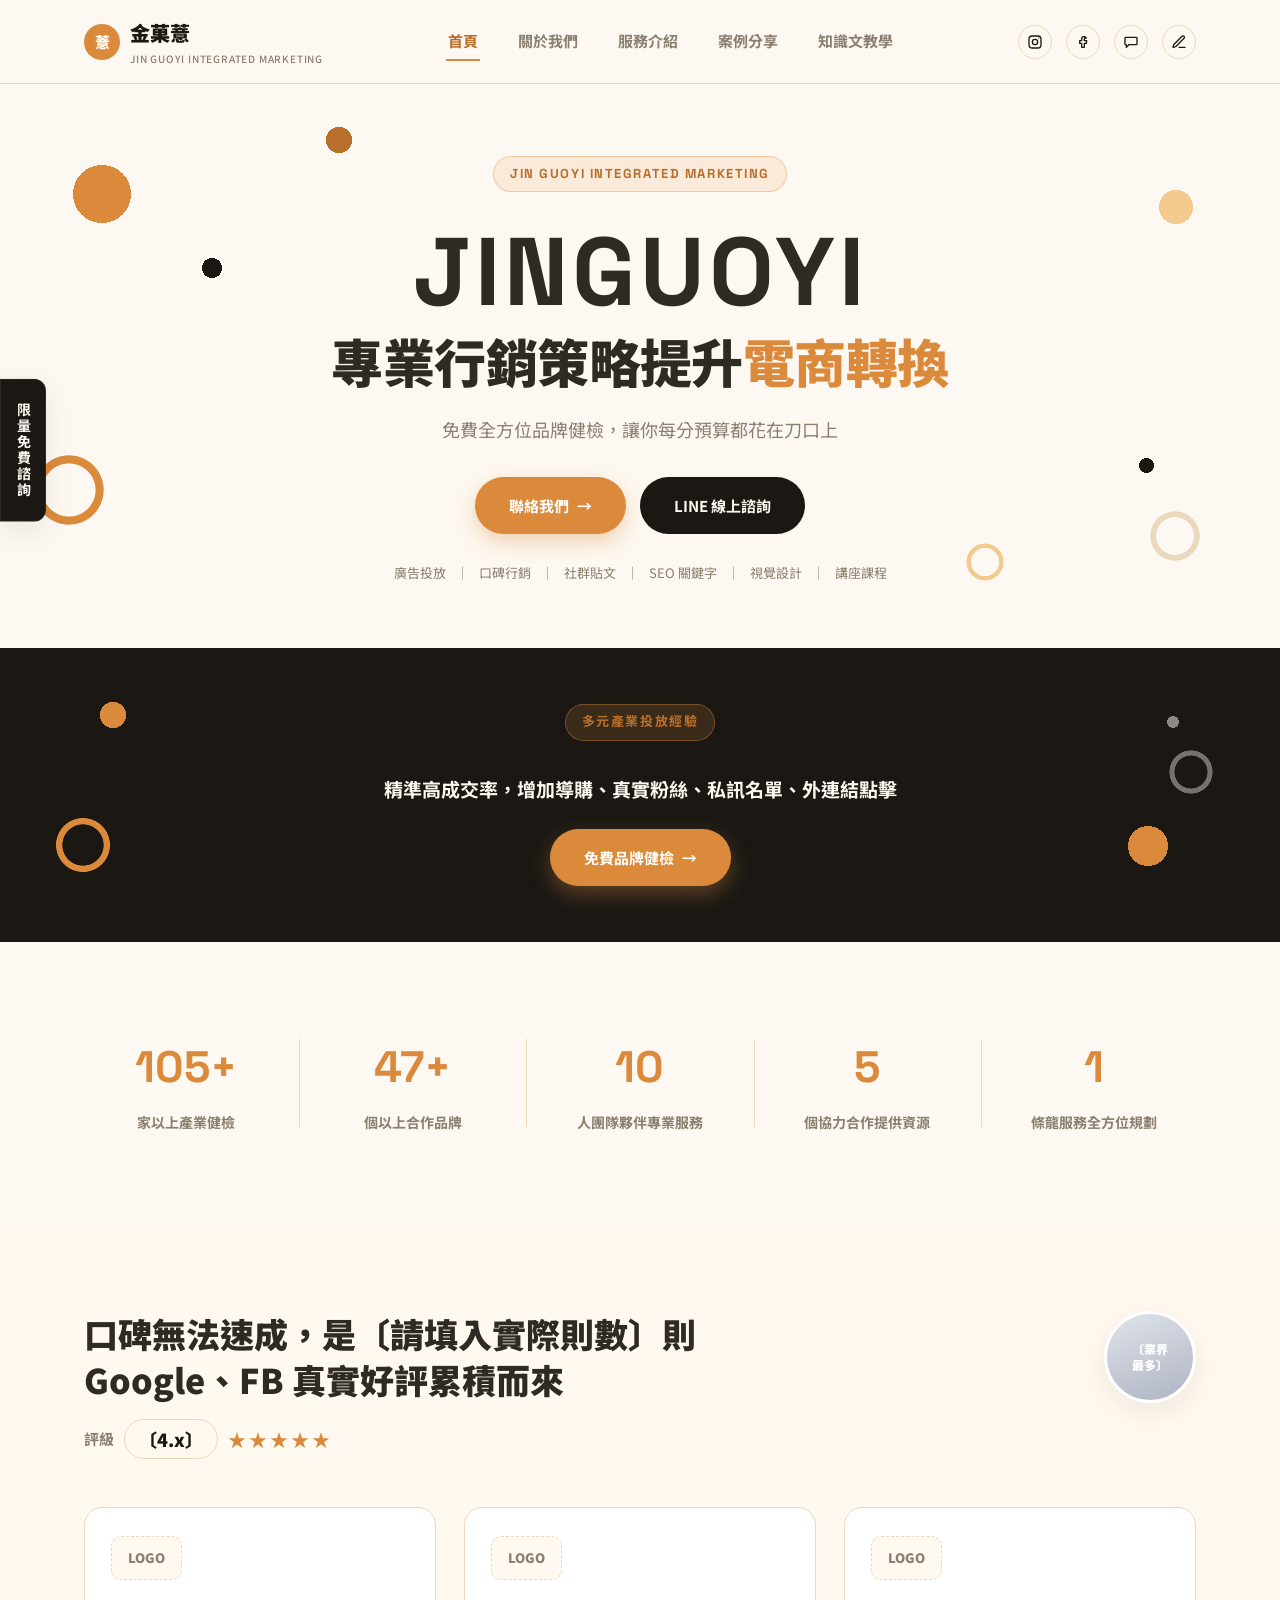
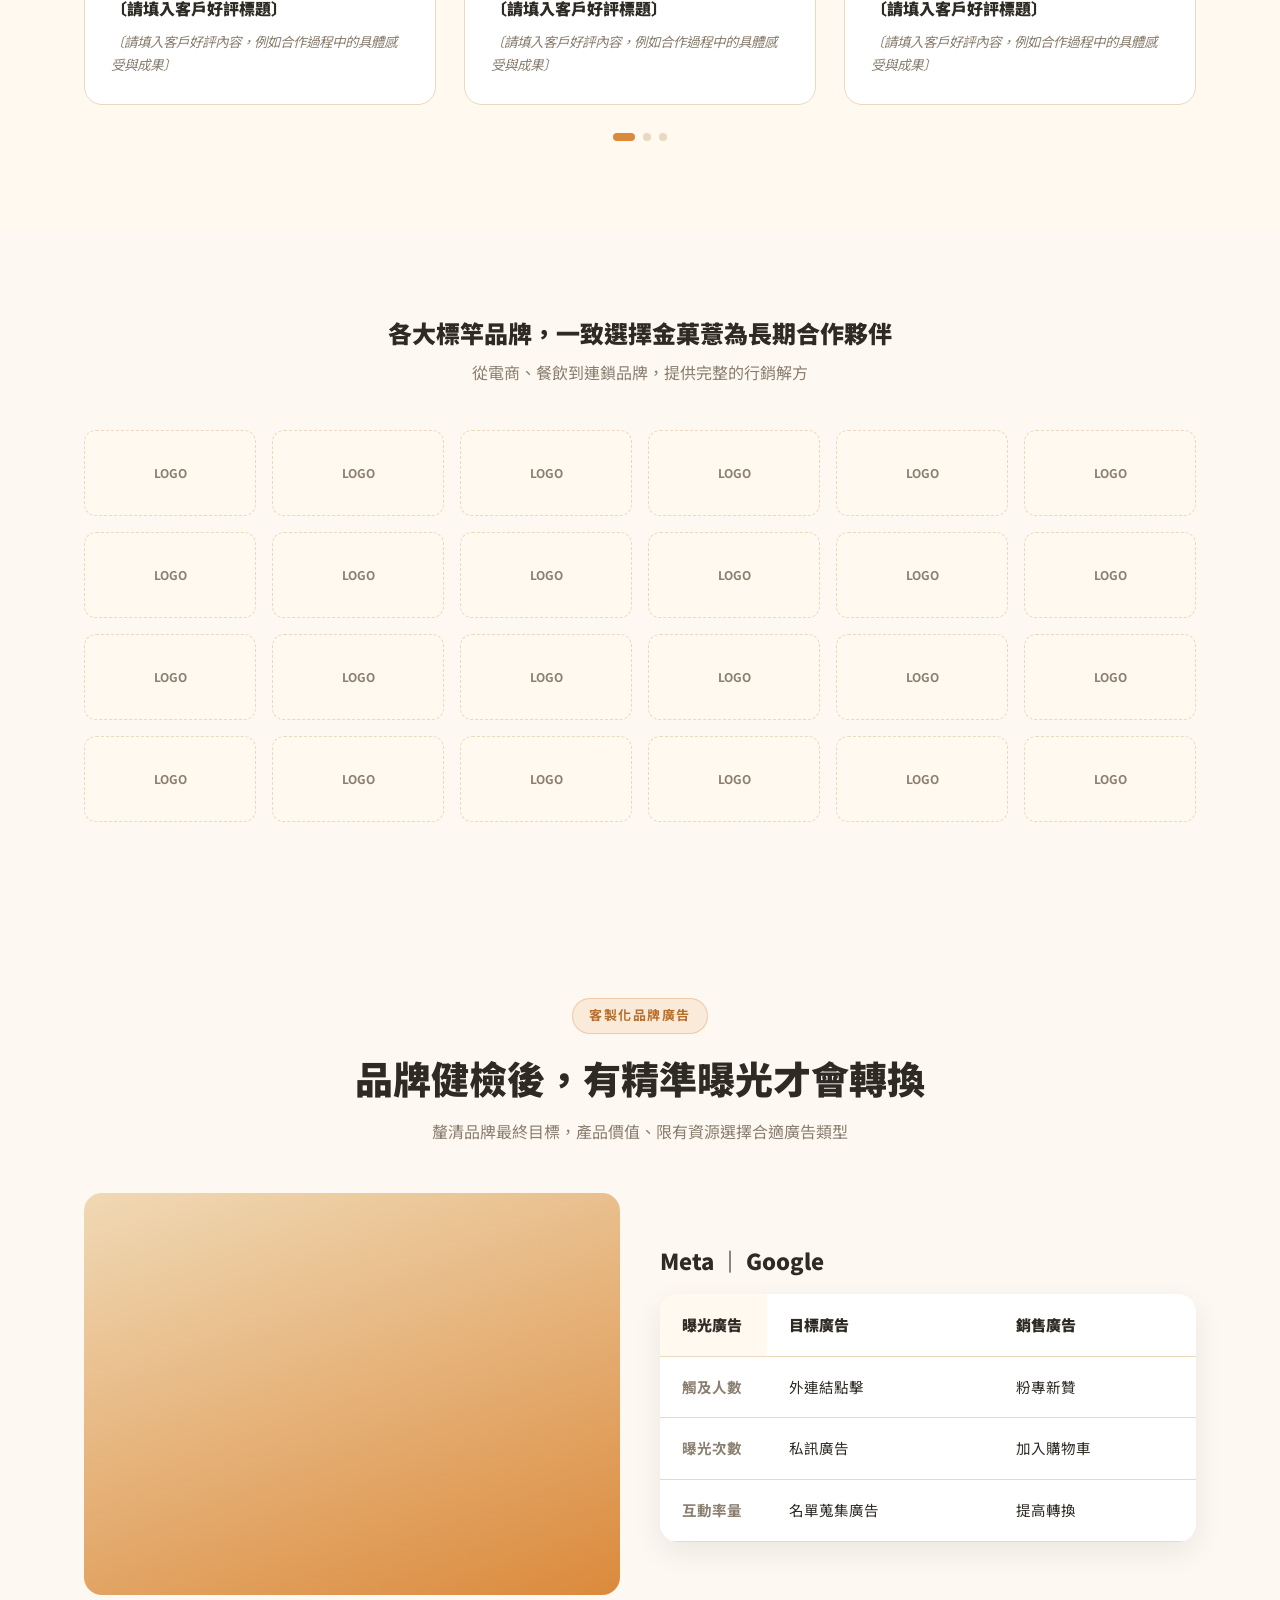
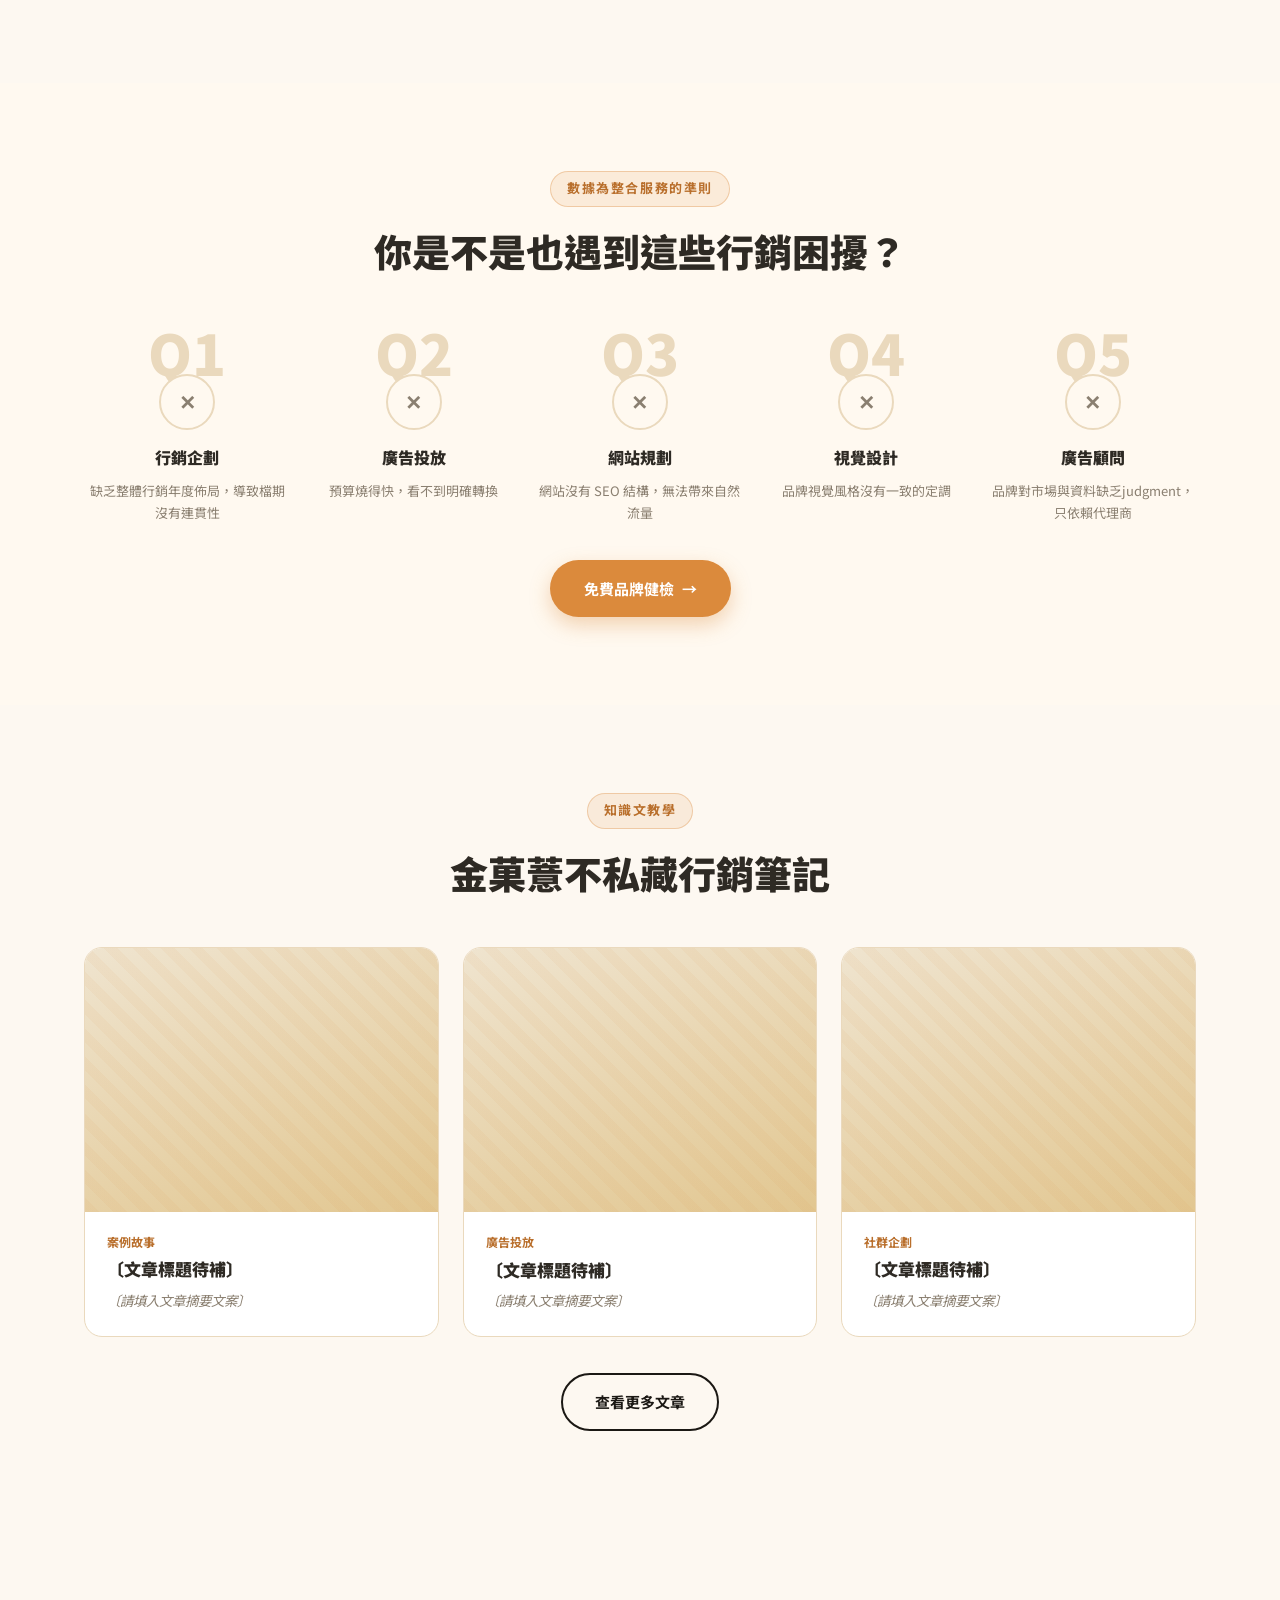
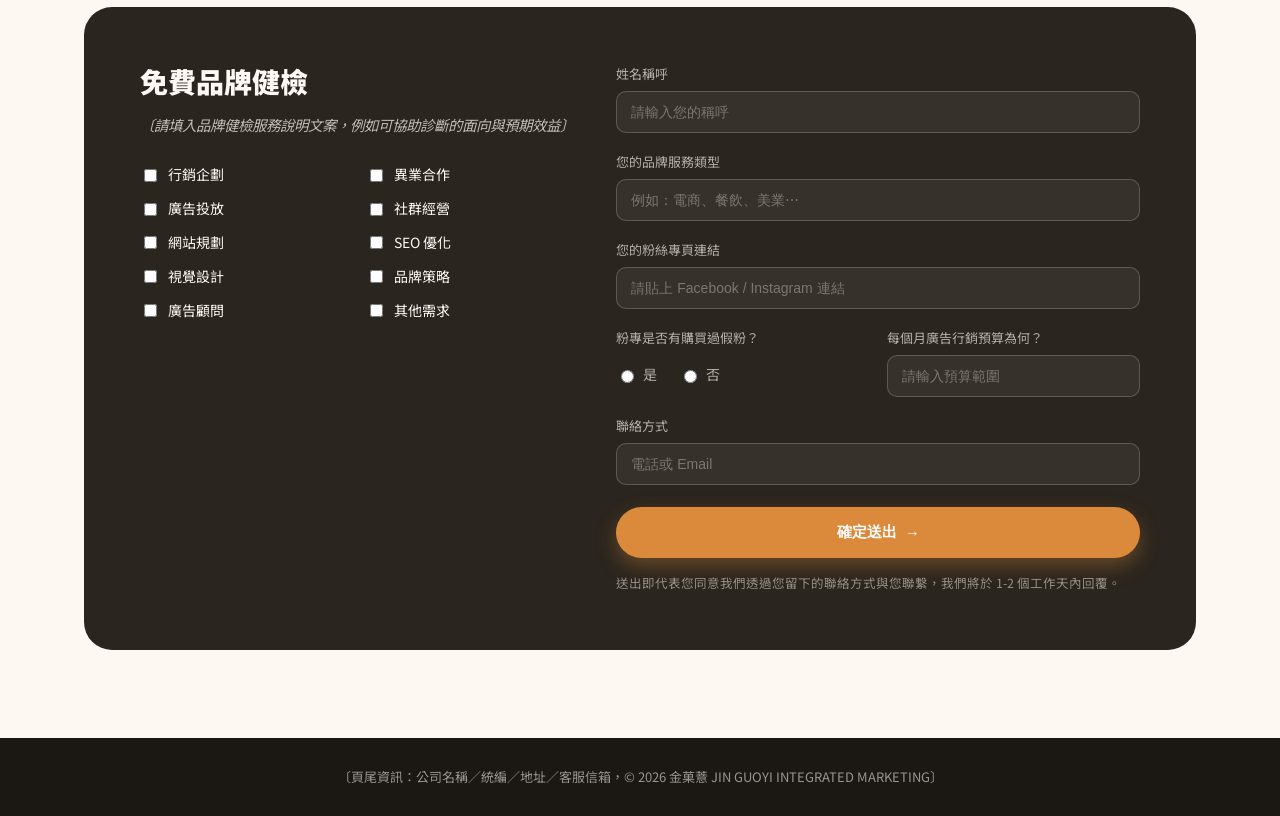
<file: index.html>
<!doctype html>
<html lang="zh-Hant">
<head>
<meta charset="UTF-8">
<meta name="viewport" content="width=device-width, initial-scale=1.0">
<title>金菓薏整合行銷｜JIN GUOYI INTEGRATED MARKETING</title>
<meta name="description" content="〔請填入首頁 SEO 描述文案〕">
<link rel="preconnect" href="https://fonts.googleapis.com">
<link href="https://fonts.googleapis.com/css2?family=Noto+Sans+TC:wght@400;500;700;900&family=Space+Grotesk:wght@500;700&display=swap" rel="stylesheet">
<link rel="stylesheet" href="assets/css/style.css">
</head>
<body>

<header class="site-header">
  <div class="site-header__bar">
    <a href="index.html" class="logo">
      <span class="logo__mark">薏</span>
      <span>金菓薏<span class="logo__sub">JIN GUOYI INTEGRATED MARKETING</span></span>
    </a>
    <nav class="nav">
      <a href="index.html" class="is-active">首頁</a>
      <a href="about.html">關於我們</a>
      <a href="services.html">服務介紹</a>
      <a href="cases.html">案例分享</a>
      <a href="blog.html">知識文教學</a>
    </nav>
    <div class="header-social">
      <a href="#" aria-label="Instagram"><svg viewBox="0 0 24 24" fill="none" stroke="currentColor" stroke-width="2" stroke-linecap="round" stroke-linejoin="round"><rect x="3" y="3" width="18" height="18" rx="5"/><circle cx="12" cy="12" r="4"/><circle cx="17.5" cy="6.5" r="0.8" fill="currentColor" stroke="none"/></svg></a>
      <a href="#" aria-label="Facebook"><svg viewBox="0 0 24 24" fill="none" stroke="currentColor" stroke-width="2" stroke-linecap="round" stroke-linejoin="round"><path d="M15 4h-2a3 3 0 0 0-3 3v3H7v4h3v6h4v-6h3l.5-4H14V7a1 1 0 0 1 1-1h2Z"/></svg></a>
      <a href="#" aria-label="Line"><svg viewBox="0 0 24 24" fill="none" stroke="currentColor" stroke-width="2" stroke-linecap="round" stroke-linejoin="round"><path d="M4 5h16a1 1 0 0 1 1 1v9a1 1 0 0 1-1 1H9l-4 4v-4H4a1 1 0 0 1-1-1V6a1 1 0 0 1 1-1z"/></svg></a>
      <a href="#contact" aria-label="聯絡我們"><svg viewBox="0 0 24 24" fill="none" stroke="currentColor" stroke-width="2" stroke-linecap="round" stroke-linejoin="round"><path d="M12 20h9"/><path d="M16.5 3.5a2.1 2.1 0 0 1 3 3L7 19l-4 1 1-4Z"/></svg></a>
    </div>
    <button class="nav-toggle" aria-label="選單"><span></span></button>
  </div>
</header>

<main>

  <section class="hero">
    <div class="container">
      <span class="eyebrow">JIN GUOYI INTEGRATED MARKETING</span>
      <h2 class="wordmark-lg">JINGUOYI</h2>
      <h1>專業行銷策略提升<span class="hl">電商轉換</span></h1>
      <p class="hero-sub">免費全方位品牌健檢，讓你每分預算都花在刀口上</p>
      <div class="cta-row">
        <a href="#contact" class="btn btn--primary">聯絡我們</a>
        <a href="#contact" class="btn btn--dark">LINE 線上諮詢</a>
      </div>
      <div class="hero-tags">
        <span>廣告投放</span>｜<span>口碑行銷</span>｜<span>社群貼文</span>｜<span>SEO 關鍵字</span>｜<span>視覺設計</span>｜<span>講座課程</span>
      </div>
    </div>
  </section>

  <section class="section--tight section--dark">
    <div class="container text-center">
      <span class="eyebrow" style="background:rgba(219,138,60,0.16); border-color:rgba(219,138,60,0.4);">多元產業投放經驗</span>
      <p style="margin-top:14px; font-size:19px; font-weight:700; color:var(--cream);">精準高成交率，增加導購、真實粉絲、私訊名單、外連結點擊</p>
      <a href="#contact" class="btn btn--primary" style="margin-top:24px;">免費品牌健檢</a>
    </div>
  </section>

  <section class="section">
    <div class="container">
      <div class="stats">
        <div class="stats__item"><div class="num">105+</div><div class="label">家以上產業健檢</div></div>
        <div class="stats__item"><div class="num">47+</div><div class="label">個以上合作品牌</div></div>
        <div class="stats__item"><div class="num">10</div><div class="label">人團隊夥伴專業服務</div></div>
        <div class="stats__item"><div class="num">5</div><div class="label">個協力合作提供資源</div></div>
        <div class="stats__item"><div class="num">1</div><div class="label">條龍服務全方位規劃</div></div>
      </div>
    </div>
  </section>

  <section class="section section--soft">
    <div class="container">
      <div class="review-head">
        <div class="text">
          <h2>口碑無法速成，是〔請填入實際則數〕則 Google、FB 真實好評累積而來</h2>
          <div class="review-rating">
            <span class="label">評級</span>
            <span class="score">〔4.x〕</span>
            <span class="stars">★★★★★</span>
          </div>
        </div>
        <div class="review-badge">〔業界<br>最多〕</div>
      </div>

      <div class="review-grid">
        <div class="review-card">
          <div class="review-logo">LOGO</div>
          <h3>〔請填入客戶好評標題〕</h3>
          <p class="placeholder-copy">〔請填入客戶好評內容，例如合作過程中的具體感受與成果〕</p>
        </div>
        <div class="review-card">
          <div class="review-logo">LOGO</div>
          <h3>〔請填入客戶好評標題〕</h3>
          <p class="placeholder-copy">〔請填入客戶好評內容，例如合作過程中的具體感受與成果〕</p>
        </div>
        <div class="review-card">
          <div class="review-logo">LOGO</div>
          <h3>〔請填入客戶好評標題〕</h3>
          <p class="placeholder-copy">〔請填入客戶好評內容，例如合作過程中的具體感受與成果〕</p>
        </div>
      </div>
      <div class="review-dots">
        <span class="dot is-active"></span>
        <span class="dot"></span>
        <span class="dot"></span>
      </div>
    </div>
  </section>

  <section class="section">
    <div class="container text-center">
      <h2>各大標竿品牌，一致選擇金菓薏為長期合作夥伴</h2>
      <p style="margin-top:10px; color:var(--text-muted);">從電商、餐飲到連鎖品牌，提供完整的行銷解方</p>
      <div class="logo-wall">
        <div class="logo-wall__item">LOGO</div>
        <div class="logo-wall__item">LOGO</div>
        <div class="logo-wall__item">LOGO</div>
        <div class="logo-wall__item">LOGO</div>
        <div class="logo-wall__item">LOGO</div>
        <div class="logo-wall__item">LOGO</div>
        <div class="logo-wall__item">LOGO</div>
        <div class="logo-wall__item">LOGO</div>
        <div class="logo-wall__item">LOGO</div>
        <div class="logo-wall__item">LOGO</div>
        <div class="logo-wall__item">LOGO</div>
        <div class="logo-wall__item">LOGO</div>
        <div class="logo-wall__item">LOGO</div>
        <div class="logo-wall__item">LOGO</div>
        <div class="logo-wall__item">LOGO</div>
        <div class="logo-wall__item">LOGO</div>
        <div class="logo-wall__item">LOGO</div>
        <div class="logo-wall__item">LOGO</div>
        <div class="logo-wall__item">LOGO</div>
        <div class="logo-wall__item">LOGO</div>
        <div class="logo-wall__item">LOGO</div>
        <div class="logo-wall__item">LOGO</div>
        <div class="logo-wall__item">LOGO</div>
        <div class="logo-wall__item">LOGO</div>
      </div>
    </div>
  </section>

  <section class="section">
    <div class="container">
      <div class="section-head">
        <span class="eyebrow">客製化品牌廣告</span>
        <h2>品牌健檢後，有精準曝光才會轉換</h2>
        <p>釐清品牌最終目標，產品價值、限有資源選擇合適廣告類型</p>
      </div>
      <div class="grid-2">
        <div class="hero-media" style="border-radius:var(--radius); aspect-ratio:4/3; background:linear-gradient(160deg,#f0d9b5,var(--orange));"></div>
        <div>
          <h3 style="font-size:22px; margin-bottom:18px;">Meta ｜ Google</h3>
          <table class="compare-table">
            <thead><tr><th>曝光廣告</th><th>目標廣告</th><th>銷售廣告</th></tr></thead>
            <tbody>
              <tr><td>觸及人數</td><td>外連結點擊</td><td>粉專新贊</td></tr>
              <tr><td>曝光次數</td><td>私訊廣告</td><td>加入購物車</td></tr>
              <tr><td>互動率量</td><td>名單蒐集廣告</td><td>提高轉換</td></tr>
            </tbody>
          </table>
        </div>
      </div>
    </div>
  </section>

  <section class="section section--soft">
    <div class="container">
      <div class="section-head">
        <span class="eyebrow">數據為整合服務的準則</span>
        <h2>你是不是也遇到這些行銷困擾？</h2>
      </div>
      <div class="pain-grid">
        <div class="pain-card"><div class="q">Q1</div><div class="pain-x">✕</div><div class="title">行銷企劃</div><div class="desc">缺乏整體行銷年度佈局，導致檔期沒有連貫性</div></div>
        <div class="pain-card"><div class="q">Q2</div><div class="pain-x">✕</div><div class="title">廣告投放</div><div class="desc">預算燒得快，看不到明確轉換</div></div>
        <div class="pain-card"><div class="q">Q3</div><div class="pain-x">✕</div><div class="title">網站規劃</div><div class="desc">網站沒有 SEO 結構，無法帶來自然流量</div></div>
        <div class="pain-card"><div class="q">Q4</div><div class="pain-x">✕</div><div class="title">視覺設計</div><div class="desc">品牌視覺風格沒有一致的定調</div></div>
        <div class="pain-card"><div class="q">Q5</div><div class="pain-x">✕</div><div class="title">廣告顧問</div><div class="desc">品牌對市場與資料缺乏judgment，只依賴代理商</div></div>
      </div>
      <div class="text-center" style="margin-top:36px;">
        <a href="#contact" class="btn btn--primary">免費品牌健檢</a>
      </div>
    </div>
  </section>

  <section class="section">
    <div class="container">
      <div class="section-head">
        <span class="eyebrow">知識文教學</span>
        <h2>金菓薏不私藏行銷筆記</h2>
      </div>
      <div class="case-grid-3">
        <div class="article-card"><div class="thumb"></div><div class="card-body"><span class="cat">案例故事</span><h3>〔文章標題待補〕</h3><p class="placeholder-copy">〔請填入文章摘要文案〕</p></div></div>
        <div class="article-card"><div class="thumb"></div><div class="card-body"><span class="cat">廣告投放</span><h3>〔文章標題待補〕</h3><p class="placeholder-copy">〔請填入文章摘要文案〕</p></div></div>
        <div class="article-card"><div class="thumb"></div><div class="card-body"><span class="cat">社群企劃</span><h3>〔文章標題待補〕</h3><p class="placeholder-copy">〔請填入文章摘要文案〕</p></div></div>
      </div>
      <div class="text-center" style="margin-top:36px;">
        <a href="blog.html" class="btn btn--outline">查看更多文章</a>
      </div>
    </div>
  </section>

  <section id="contact" class="section">
    <div class="container">
      <form class="contact-form">
      <div class="contact-section">
        <div class="contact-left">
          <h2>免費品牌健檢</h2>
          <p class="placeholder-copy">〔請填入品牌健檢服務說明文案，例如可協助診斷的面向與預期效益〕</p>
          <div class="check-grid">
            <label><input type="checkbox" name="interests" value="行銷企劃"> 行銷企劃</label>
            <label><input type="checkbox" name="interests" value="異業合作"> 異業合作</label>
            <label><input type="checkbox" name="interests" value="廣告投放"> 廣告投放</label>
            <label><input type="checkbox" name="interests" value="社群經營"> 社群經營</label>
            <label><input type="checkbox" name="interests" value="網站規劃"> 網站規劃</label>
            <label><input type="checkbox" name="interests" value="SEO 優化"> SEO 優化</label>
            <label><input type="checkbox" name="interests" value="視覺設計"> 視覺設計</label>
            <label><input type="checkbox" name="interests" value="品牌策略"> 品牌策略</label>
            <label><input type="checkbox" name="interests" value="廣告顧問"> 廣告顧問</label>
            <label><input type="checkbox" name="interests" value="其他需求"> 其他需求</label>
          </div>
        </div>
        <div class="contact-right">
            <div class="form-grid">
              <div class="full">
                <label>姓名稱呼</label>
                <input type="text" name="name" placeholder="請輸入您的稱呼">
              </div>
              <div class="full">
                <label>您的品牌服務類型</label>
                <input type="text" name="bizType" placeholder="例如：電商、餐飲、美業⋯">
              </div>
              <div class="full">
                <label>您的粉絲專頁連結</label>
                <input type="text" name="fbLink" placeholder="請貼上 Facebook / Instagram 連結">
              </div>
              <div>
                <label>粉專是否有購買過假粉？</label>
                <div class="radio-row">
                  <label><input type="radio" name="fakeFans" value="是"> 是</label>
                  <label><input type="radio" name="fakeFans" value="否"> 否</label>
                </div>
              </div>
              <div>
                <label>每個月廣告行銷預算為何？</label>
                <input type="text" name="budget" placeholder="請輸入預算範圍">
              </div>
              <div class="full">
                <label>聯絡方式</label>
                <input type="text" name="contact" placeholder="電話或 Email">
              </div>
            </div>
            <button type="submit" class="btn btn--primary btn--block" style="margin-top:22px;">確定送出</button>
            <p class="form-note">送出即代表您同意我們透過您留下的聯絡方式與您聯繫，我們將於 1-2 個工作天內回覆。</p>
            <p class="form-success">感謝您的填寫，我們將盡快與您聯繫！</p>
        </div>
      </div>
      </form>
    </div>
  </section>

</main>

<footer class="site-footer">
  <div class="container">
    〔頁尾資訊：公司名稱／統編／地址／客服信箱，© 2026 金菓薏 JIN GUOYI INTEGRATED MARKETING〕
  </div>
</footer>
<div class="consult-tab" onclick="document.getElementById('contact').scrollIntoView({behavior:'smooth'})">限量免費諮詢</div>
<script src="assets/js/main.js"></script>
</body>
</html>
</file>
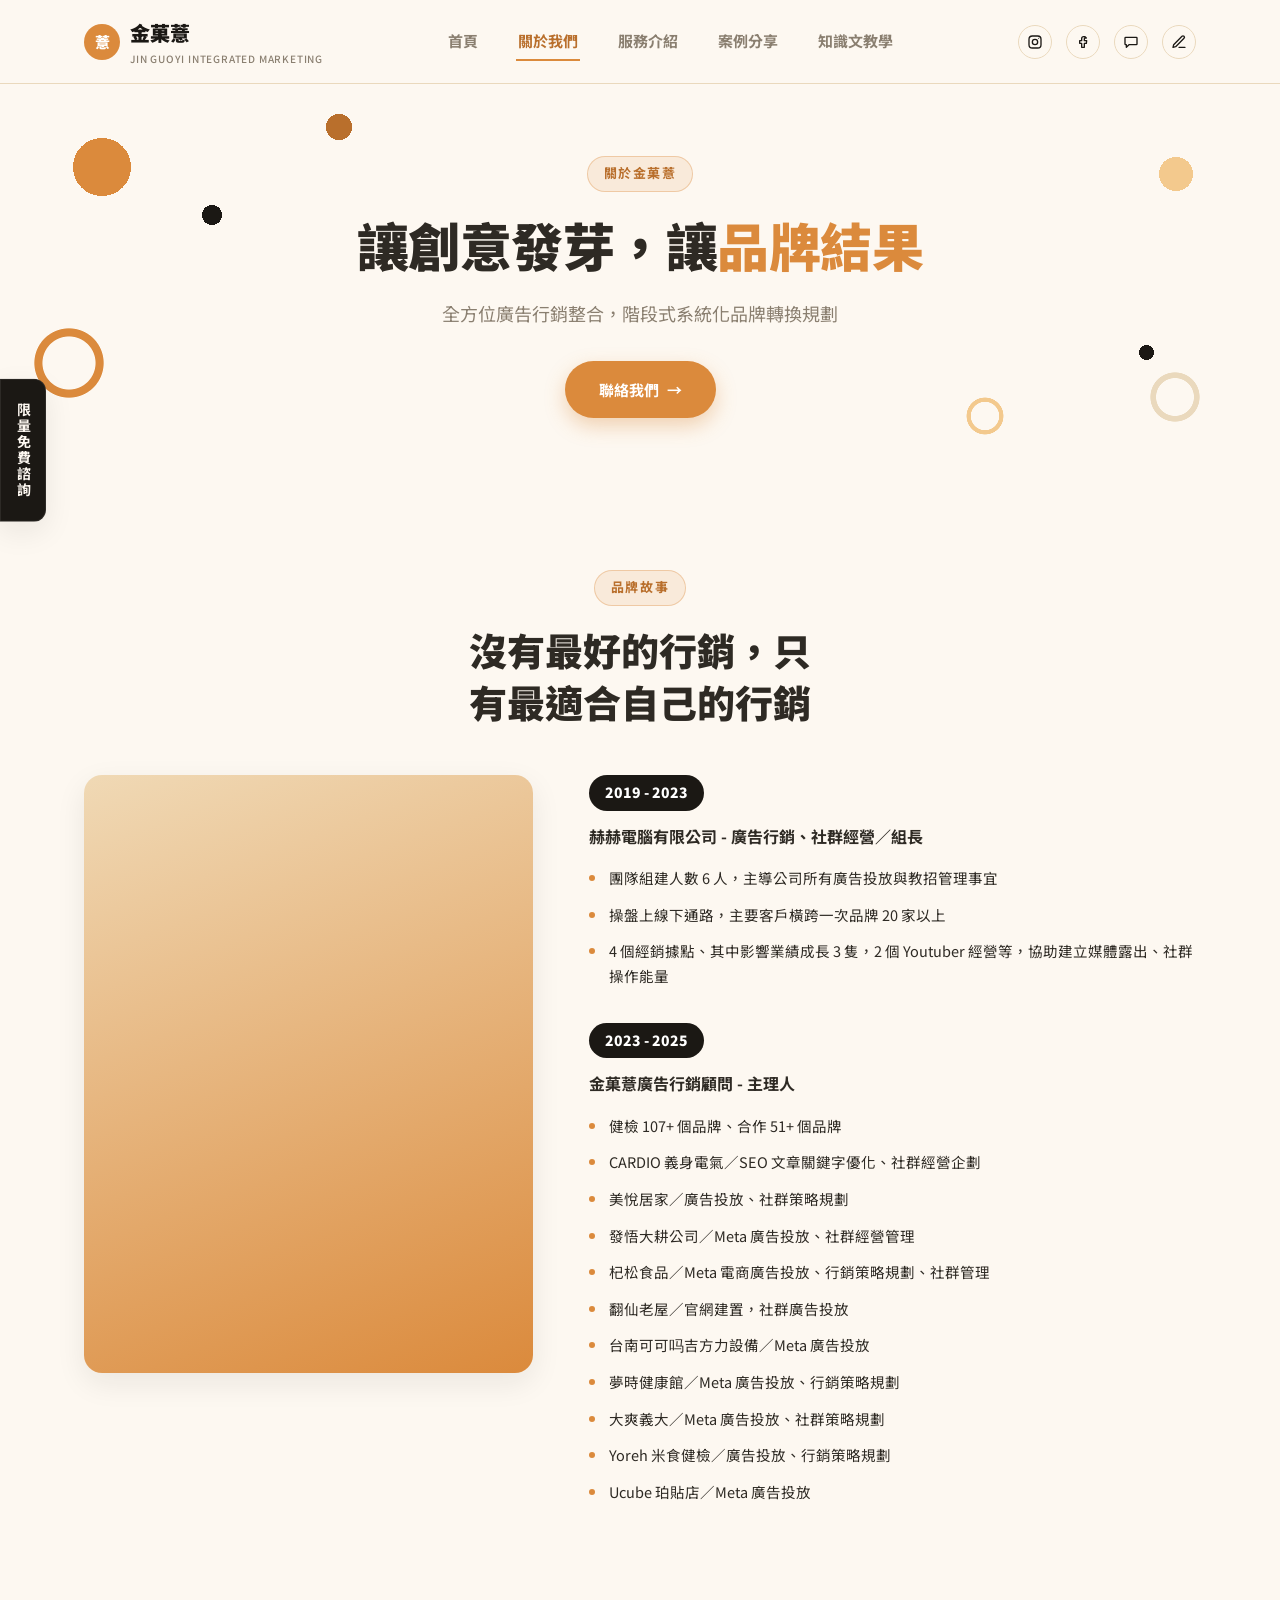
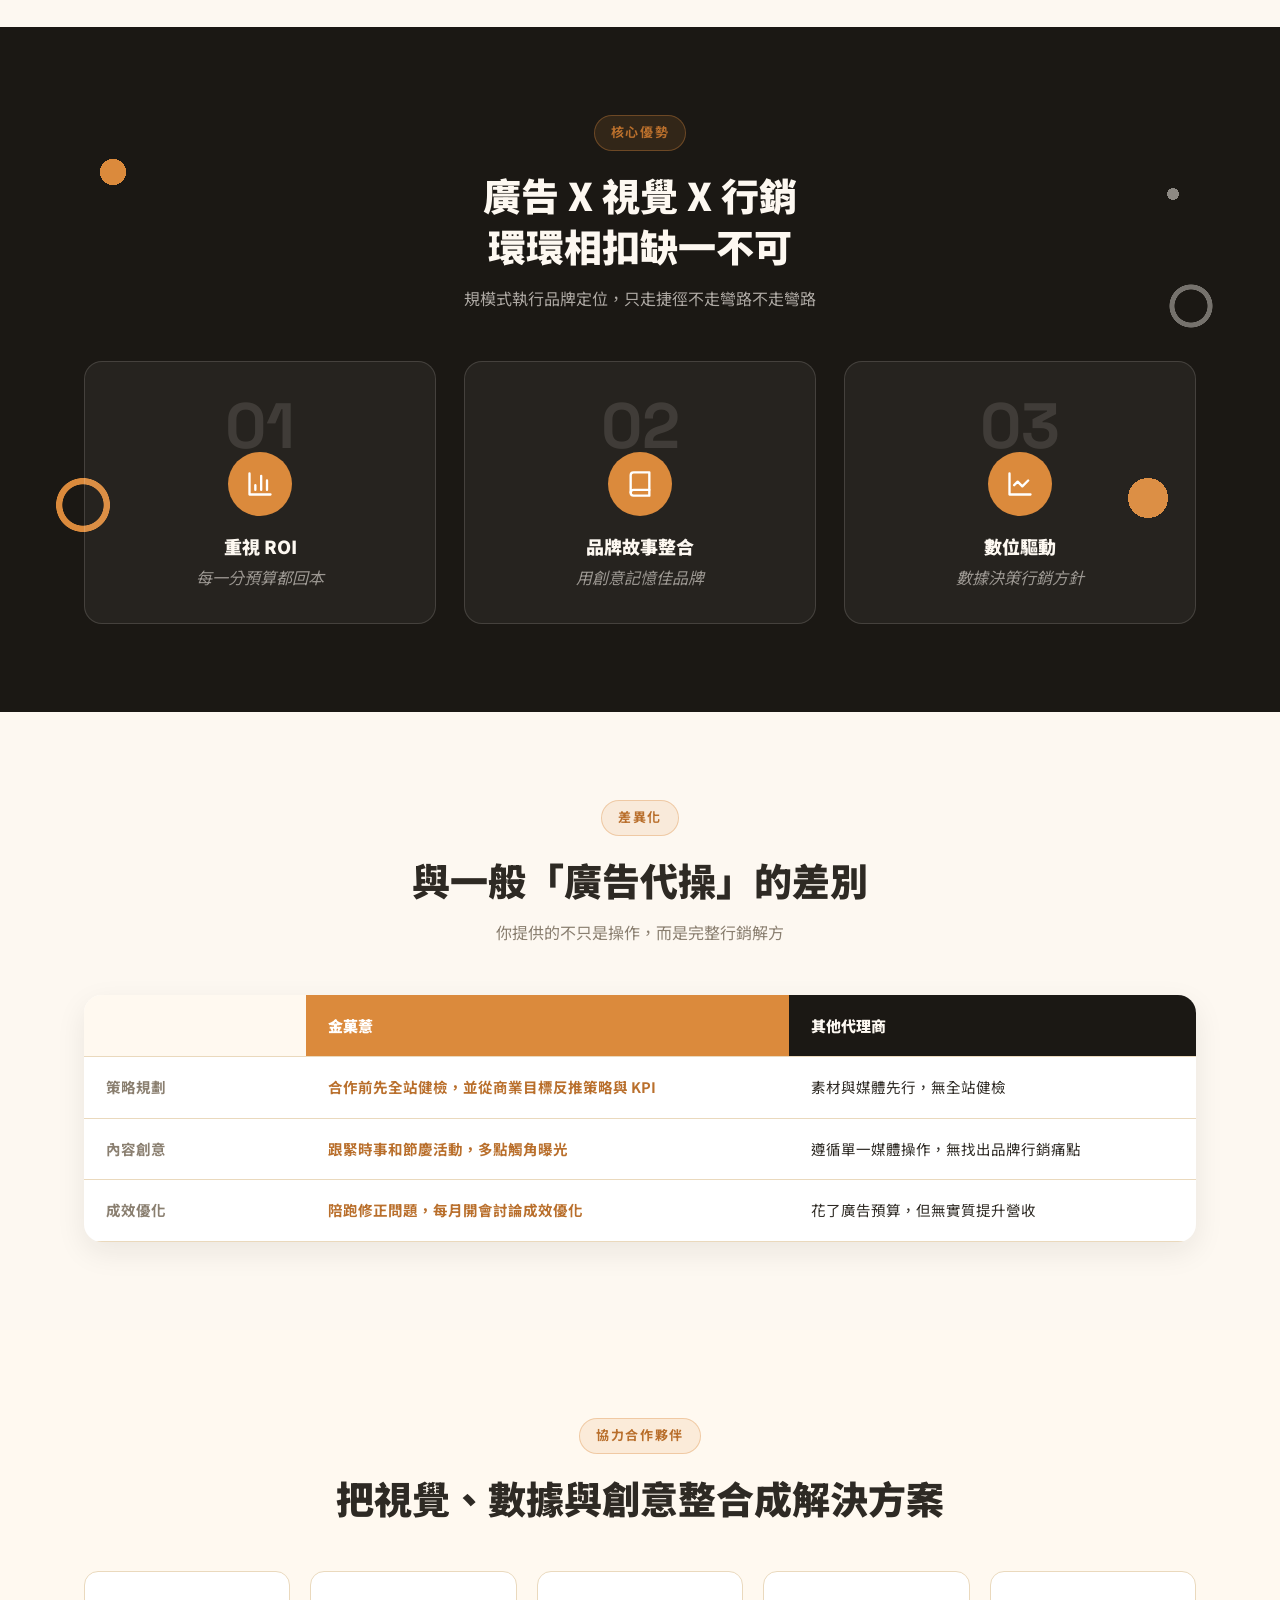
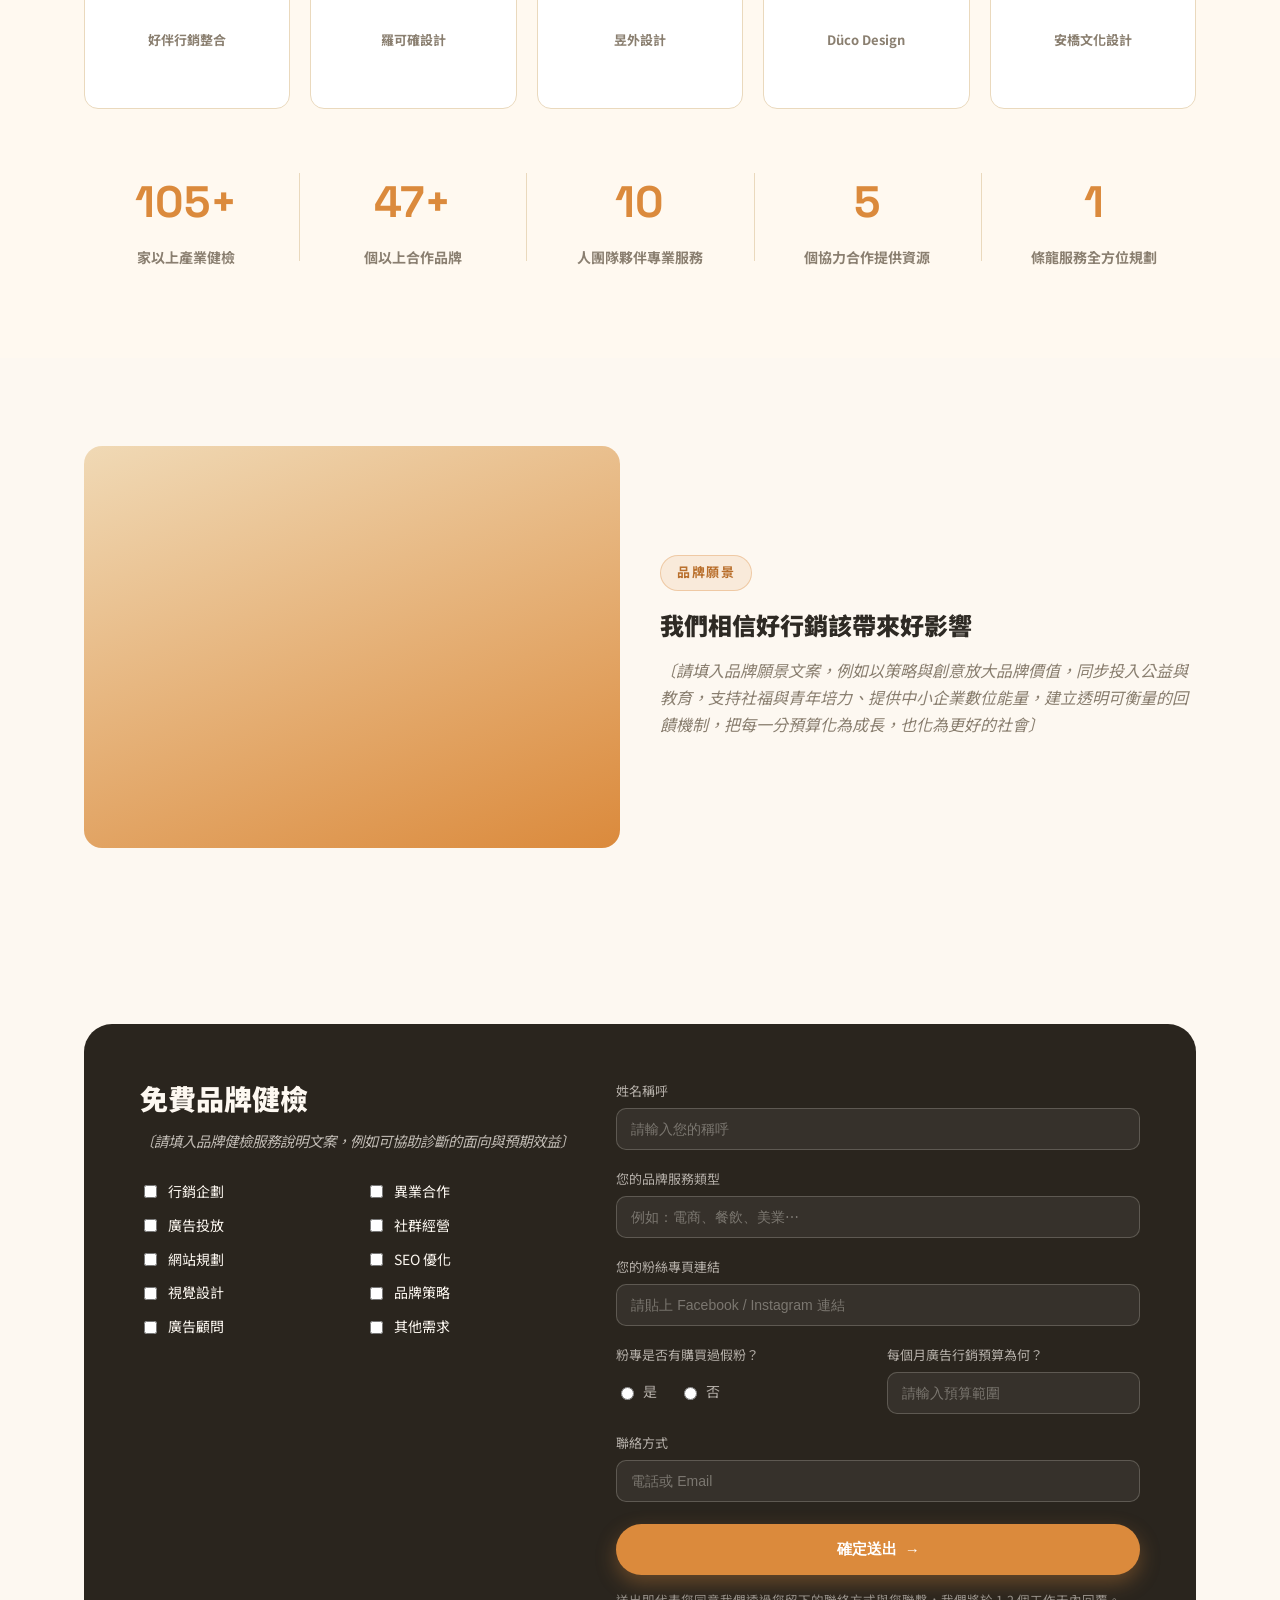
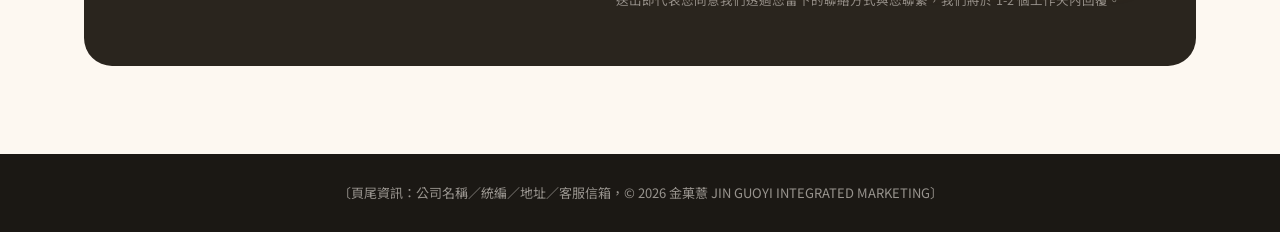
<file: about.html>
<!doctype html>
<html lang="zh-Hant">
<head>
<meta charset="UTF-8">
<meta name="viewport" content="width=device-width, initial-scale=1.0">
<title>關於金菓薏｜JIN GUOYI INTEGRATED MARKETING</title>
<meta name="description" content="〔請填入關於我們 SEO 描述文案〕">
<link rel="preconnect" href="https://fonts.googleapis.com">
<link href="https://fonts.googleapis.com/css2?family=Noto+Sans+TC:wght@400;500;700;900&family=Space+Grotesk:wght@500;700&display=swap" rel="stylesheet">
<link rel="stylesheet" href="assets/css/style.css">
</head>
<body>

<header class="site-header">
  <div class="site-header__bar">
    <a href="index.html" class="logo">
      <span class="logo__mark">薏</span>
      <span>金菓薏<span class="logo__sub">JIN GUOYI INTEGRATED MARKETING</span></span>
    </a>
    <nav class="nav">
      <a href="index.html">首頁</a>
      <a href="about.html" class="is-active">關於我們</a>
      <a href="services.html">服務介紹</a>
      <a href="cases.html">案例分享</a>
      <a href="blog.html">知識文教學</a>
    </nav>
    <div class="header-social">
      <a href="#" aria-label="Instagram"><svg viewBox="0 0 24 24" fill="none" stroke="currentColor" stroke-width="2" stroke-linecap="round" stroke-linejoin="round"><rect x="3" y="3" width="18" height="18" rx="5"/><circle cx="12" cy="12" r="4"/><circle cx="17.5" cy="6.5" r="0.8" fill="currentColor" stroke="none"/></svg></a>
      <a href="#" aria-label="Facebook"><svg viewBox="0 0 24 24" fill="none" stroke="currentColor" stroke-width="2" stroke-linecap="round" stroke-linejoin="round"><path d="M15 4h-2a3 3 0 0 0-3 3v3H7v4h3v6h4v-6h3l.5-4H14V7a1 1 0 0 1 1-1h2Z"/></svg></a>
      <a href="#" aria-label="Line"><svg viewBox="0 0 24 24" fill="none" stroke="currentColor" stroke-width="2" stroke-linecap="round" stroke-linejoin="round"><path d="M4 5h16a1 1 0 0 1 1 1v9a1 1 0 0 1-1 1H9l-4 4v-4H4a1 1 0 0 1-1-1V6a1 1 0 0 1 1-1z"/></svg></a>
      <a href="#contact" aria-label="聯絡我們"><svg viewBox="0 0 24 24" fill="none" stroke="currentColor" stroke-width="2" stroke-linecap="round" stroke-linejoin="round"><path d="M12 20h9"/><path d="M16.5 3.5a2.1 2.1 0 0 1 3 3L7 19l-4 1 1-4Z"/></svg></a>
    </div>
    <button class="nav-toggle" aria-label="選單"><span></span></button>
  </div>
</header>

<main>

  <section class="hero">
    <div class="container">
      <span class="eyebrow">關於金菓薏</span>
      <h1>讓創意發芽，讓<span class="hl">品牌結果</span></h1>
      <p class="hero-sub">全方位廣告行銷整合，階段式系統化品牌轉換規劃</p>
      <a href="#contact" class="btn btn--primary">聯絡我們</a>
    </div>
  </section>

  <section class="section">
    <div class="container">
      <div class="section-head">
        <span class="eyebrow">品牌故事</span>
        <h2>沒有最好的行銷，只有最適合自己的行銷</h2>
      </div>
      <div class="about-story">
        <div class="about-photo"></div>
        <div>
          <div class="timeline-block">
            <span class="years">2019 - 2023</span>
            <p style="font-weight:700; margin-bottom:10px;">赫赫電腦有限公司 - 廣告行銷、社群經營／組長</p>
            <ul>
              <li>團隊組建人數 6 人，主導公司所有廣告投放與教招管理事宜</li>
              <li>操盤上線下通路，主要客戶橫跨一次品牌 20 家以上</li>
              <li>4 個經銷據點、其中影響業績成長 3 隻，2 個 Youtuber 經營等，協助建立媒體露出、社群操作能量</li>
            </ul>
          </div>
          <div class="timeline-block">
            <span class="years">2023 - 2025</span>
            <p style="font-weight:700; margin-bottom:10px;">金菓薏廣告行銷顧問 - 主理人</p>
            <ul>
              <li>健檢 107+ 個品牌、合作 51+ 個品牌</li>
              <li>CARDIO 義身電氣／SEO 文章關鍵字優化、社群經營企劃</li>
              <li>美悅居家／廣告投放、社群策略規劃</li>
              <li>發悟大耕公司／Meta 廣告投放、社群經營管理</li>
              <li>杞松食品／Meta 電商廣告投放、行銷策略規劃、社群管理</li>
              <li>翻仙老屋／官網建置，社群廣告投放</li>
              <li>台南可可吗吉方力設備／Meta 廣告投放</li>
              <li>夢時健康館／Meta 廣告投放、行銷策略規劃</li>
              <li>大爽義大／Meta 廣告投放、社群策略規劃</li>
              <li>Yoreh 米食健檢／廣告投放、行銷策略規劃</li>
              <li>Ucube 珀貼店／Meta 廣告投放</li>
            </ul>
          </div>
        </div>
      </div>
    </div>
  </section>

  <section class="section section--dark">
    <div class="container">
      <div class="section-head">
        <span class="eyebrow">核心優勢</span>
        <h2>廣告 X 視覺 X 行銷<br>環環相扣缺一不可</h2>
        <p>規模式執行品牌定位，只走捷徑不走彎路不走彎路</p>
      </div>
      <div class="feature-grid">
        <div class="feature-card">
          <div class="n">01</div>
          <div class="icon-circle"><svg viewBox="0 0 24 24" fill="none" stroke="currentColor" stroke-width="2" stroke-linecap="round" stroke-linejoin="round"><path d="M3 3v18h18"/><path d="M18 17V9M13 17V5M8 17v-4"/></svg></div>
          <h3>重視 ROI</h3>
          <p class="placeholder-copy">每一分預算都回本</p>
        </div>
        <div class="feature-card">
          <div class="n">02</div>
          <div class="icon-circle"><svg viewBox="0 0 24 24" fill="none" stroke="currentColor" stroke-width="2" stroke-linecap="round" stroke-linejoin="round"><path d="M4 19.5A2.5 2.5 0 0 1 6.5 17H20"/><path d="M6.5 2H20v20H6.5A2.5 2.5 0 0 1 4 19.5v-15A2.5 2.5 0 0 1 6.5 2z"/></svg></div>
          <h3>品牌故事整合</h3>
          <p class="placeholder-copy">用創意記憶佳品牌</p>
        </div>
        <div class="feature-card">
          <div class="n">03</div>
          <div class="icon-circle"><svg viewBox="0 0 24 24" fill="none" stroke="currentColor" stroke-width="2" stroke-linecap="round" stroke-linejoin="round"><path d="M3 3v18h18"/><path d="m19 9-5 5-4-4-3 3"/></svg></div>
          <h3>數位驅動</h3>
          <p class="placeholder-copy">數據決策行銷方針</p>
        </div>
      </div>
    </div>
  </section>

  <section class="section">
    <div class="container">
      <div class="section-head">
        <span class="eyebrow">差異化</span>
        <h2>與一般「廣告代操」的差別</h2>
        <p>你提供的不只是操作，而是完整行銷解方</p>
      </div>
      <table class="compare-table">
        <thead>
          <tr><th></th><th class="us">金菓薏</th><th class="them">其他代理商</th></tr>
        </thead>
        <tbody>
          <tr><td>策略規劃</td><td class="us-cell">合作前先全站健檢，並從商業目標反推策略與 KPI</td><td>素材與媒體先行，無全站健檢</td></tr>
          <tr><td>內容創意</td><td class="us-cell">跟緊時事和節慶活動，多點觸角曝光</td><td>遵循單一媒體操作，無找出品牌行銷痛點</td></tr>
          <tr><td>成效優化</td><td class="us-cell">陪跑修正問題，每月開會討論成效優化</td><td>花了廣告預算，但無實質提升營收</td></tr>
        </tbody>
      </table>
    </div>
  </section>

  <section class="section section--soft">
    <div class="container">
      <div class="section-head">
        <span class="eyebrow">協力合作夥伴</span>
        <h2>把視覺、數據與創意整合成解決方案</h2>
      </div>
      <div class="partner-grid">
        <div class="partner-logo">好伴行銷整合</div>
        <div class="partner-logo">羅可確設計</div>
        <div class="partner-logo">昱外設計</div>
        <div class="partner-logo">Düco Design</div>
        <div class="partner-logo">安橋文化設計</div>
      </div>
      <div class="stats" style="margin-top:56px;">
        <div class="stats__item"><div class="num">105+</div><div class="label">家以上產業健檢</div></div>
        <div class="stats__item"><div class="num">47+</div><div class="label">個以上合作品牌</div></div>
        <div class="stats__item"><div class="num">10</div><div class="label">人團隊夥伴專業服務</div></div>
        <div class="stats__item"><div class="num">5</div><div class="label">個協力合作提供資源</div></div>
        <div class="stats__item"><div class="num">1</div><div class="label">條龍服務全方位規劃</div></div>
      </div>
    </div>
  </section>

  <section class="section">
    <div class="container">
      <div class="grid-2">
        <div class="hero-media" style="border-radius:var(--radius); aspect-ratio:4/3; background:linear-gradient(160deg,#f0d9b5,var(--orange));"></div>
        <div>
          <span class="eyebrow">品牌願景</span>
          <h2 style="margin-bottom:16px;">我們相信好行銷該帶來好影響</h2>
          <p class="placeholder-copy">〔請填入品牌願景文案，例如以策略與創意放大品牌價值，同步投入公益與教育，支持社福與青年培力、提供中小企業數位能量，建立透明可衡量的回饋機制，把每一分預算化為成長，也化為更好的社會〕</p>
        </div>
      </div>
    </div>
  </section>

  <section id="contact" class="section">
    <div class="container">
      <form class="contact-form">
      <div class="contact-section">
        <div class="contact-left">
          <h2>免費品牌健檢</h2>
          <p class="placeholder-copy">〔請填入品牌健檢服務說明文案，例如可協助診斷的面向與預期效益〕</p>
          <div class="check-grid">
            <label><input type="checkbox" name="interests" value="行銷企劃"> 行銷企劃</label>
            <label><input type="checkbox" name="interests" value="異業合作"> 異業合作</label>
            <label><input type="checkbox" name="interests" value="廣告投放"> 廣告投放</label>
            <label><input type="checkbox" name="interests" value="社群經營"> 社群經營</label>
            <label><input type="checkbox" name="interests" value="網站規劃"> 網站規劃</label>
            <label><input type="checkbox" name="interests" value="SEO 優化"> SEO 優化</label>
            <label><input type="checkbox" name="interests" value="視覺設計"> 視覺設計</label>
            <label><input type="checkbox" name="interests" value="品牌策略"> 品牌策略</label>
            <label><input type="checkbox" name="interests" value="廣告顧問"> 廣告顧問</label>
            <label><input type="checkbox" name="interests" value="其他需求"> 其他需求</label>
          </div>
        </div>
        <div class="contact-right">
            <div class="form-grid">
              <div class="full">
                <label>姓名稱呼</label>
                <input type="text" name="name" placeholder="請輸入您的稱呼">
              </div>
              <div class="full">
                <label>您的品牌服務類型</label>
                <input type="text" name="bizType" placeholder="例如：電商、餐飲、美業⋯">
              </div>
              <div class="full">
                <label>您的粉絲專頁連結</label>
                <input type="text" name="fbLink" placeholder="請貼上 Facebook / Instagram 連結">
              </div>
              <div>
                <label>粉專是否有購買過假粉？</label>
                <div class="radio-row">
                  <label><input type="radio" name="fakeFans" value="是"> 是</label>
                  <label><input type="radio" name="fakeFans" value="否"> 否</label>
                </div>
              </div>
              <div>
                <label>每個月廣告行銷預算為何？</label>
                <input type="text" name="budget" placeholder="請輸入預算範圍">
              </div>
              <div class="full">
                <label>聯絡方式</label>
                <input type="text" name="contact" placeholder="電話或 Email">
              </div>
            </div>
            <button type="submit" class="btn btn--primary btn--block" style="margin-top:22px;">確定送出</button>
            <p class="form-note">送出即代表您同意我們透過您留下的聯絡方式與您聯繫，我們將於 1-2 個工作天內回覆。</p>
            <p class="form-success">感謝您的填寫，我們將盡快與您聯繫！</p>
        </div>
      </div>
      </form>
    </div>
  </section>

</main>

<footer class="site-footer">
  <div class="container">
    〔頁尾資訊：公司名稱／統編／地址／客服信箱，© 2026 金菓薏 JIN GUOYI INTEGRATED MARKETING〕
  </div>
</footer>
<div class="consult-tab" onclick="document.getElementById('contact').scrollIntoView({behavior:'smooth'})">限量免費諮詢</div>
<script src="assets/js/main.js"></script>
</body>
</html>
</file>
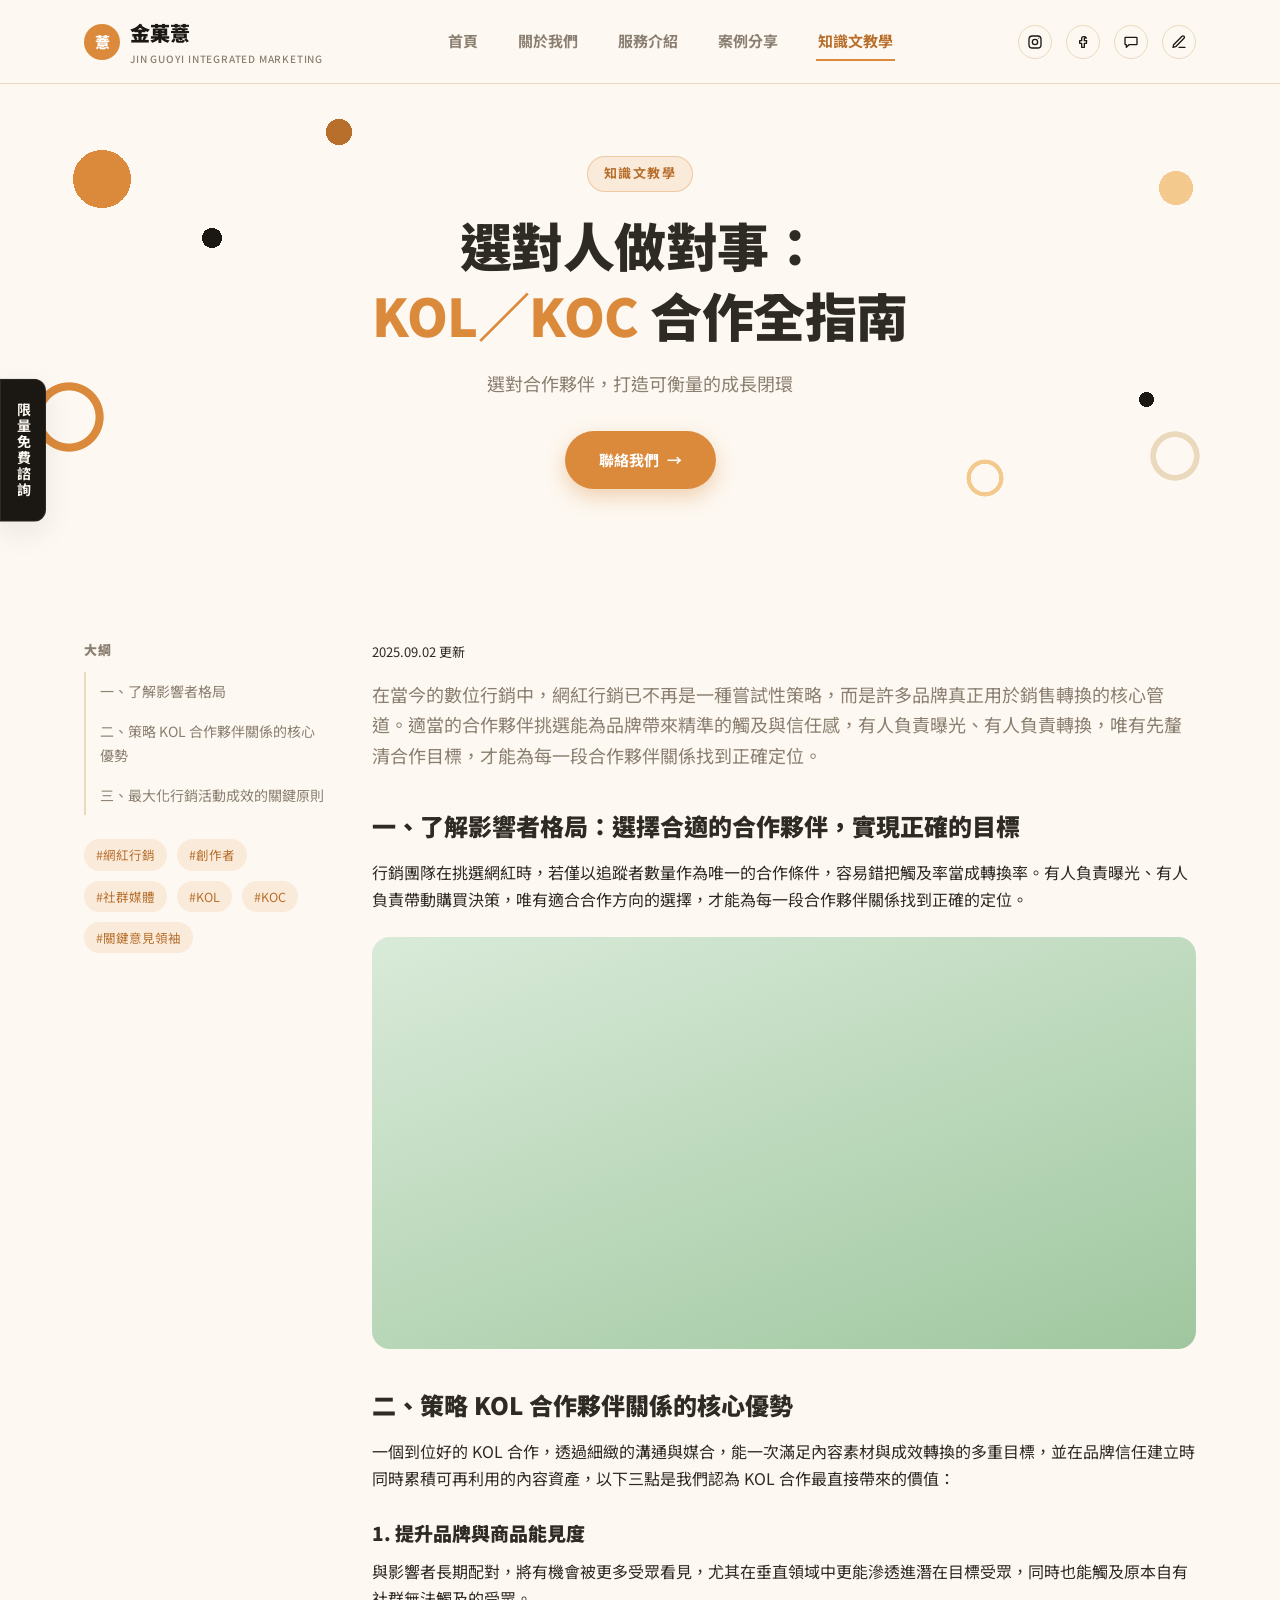
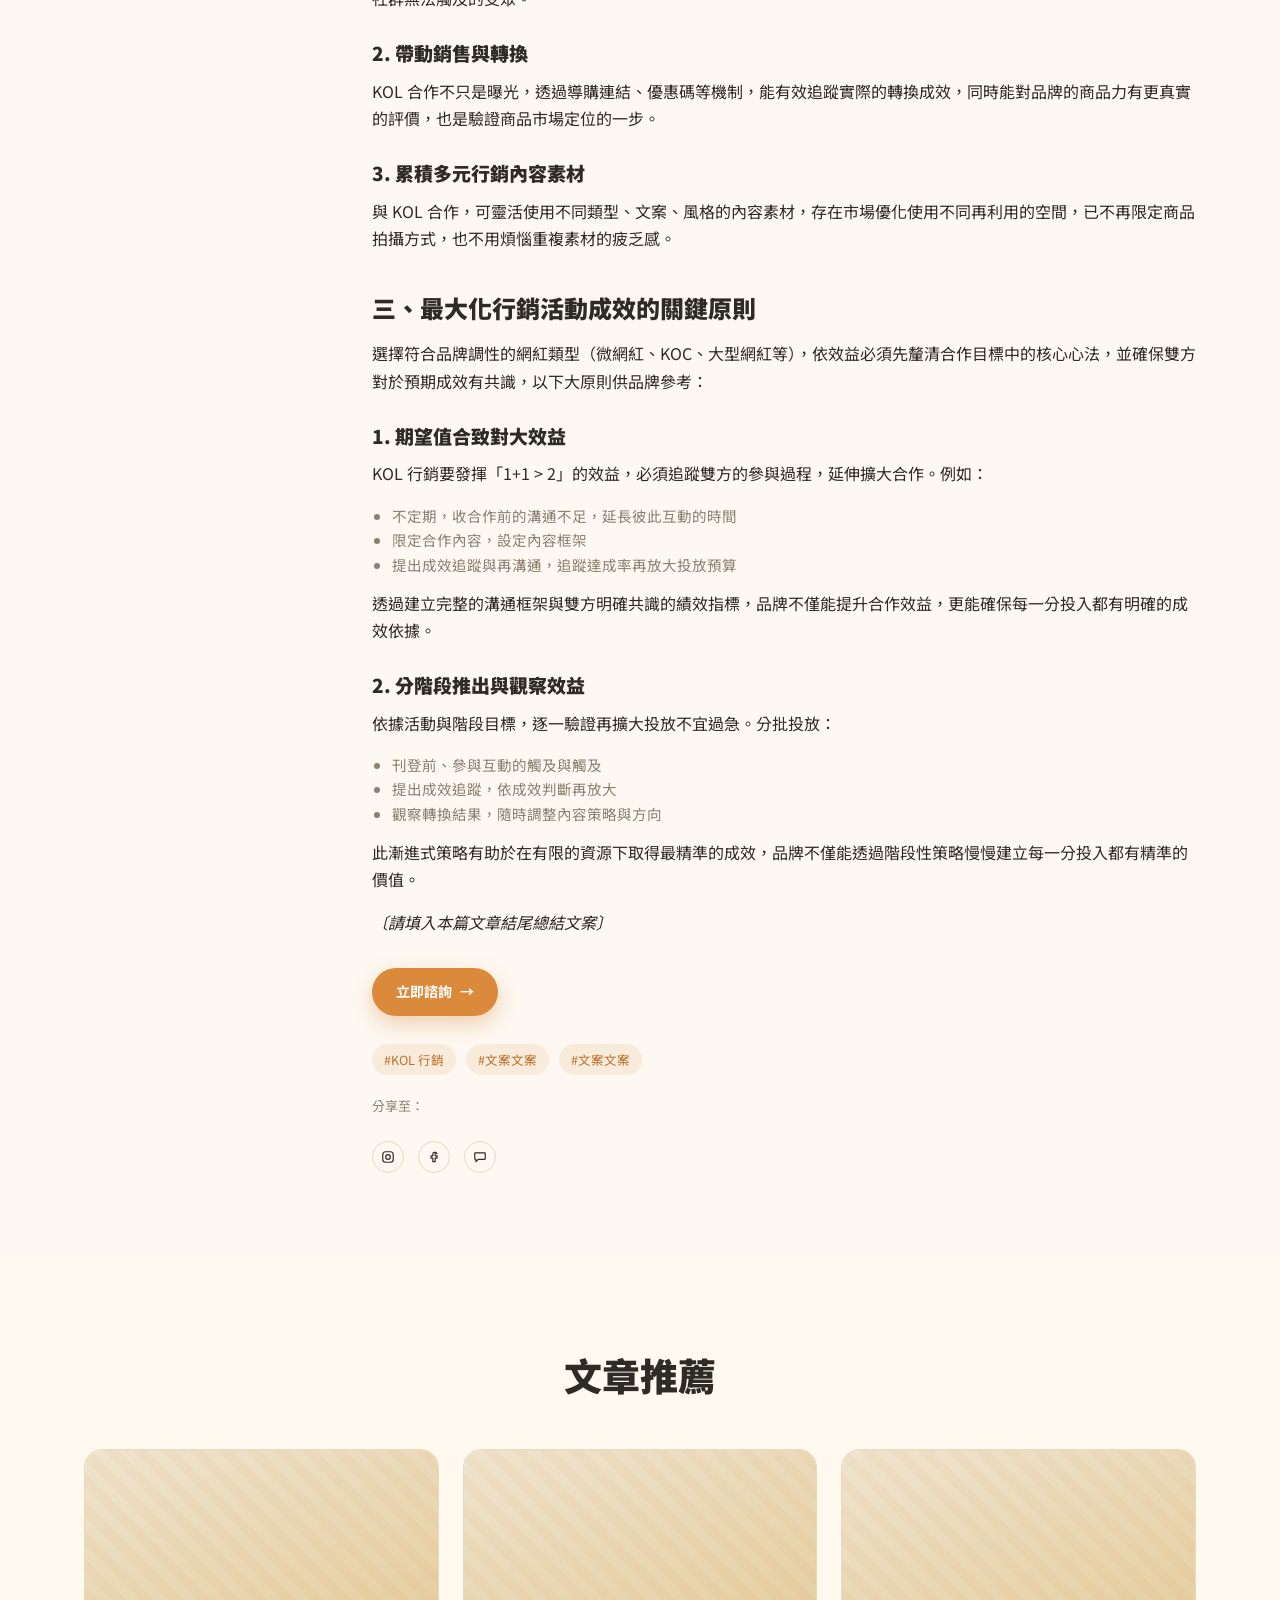
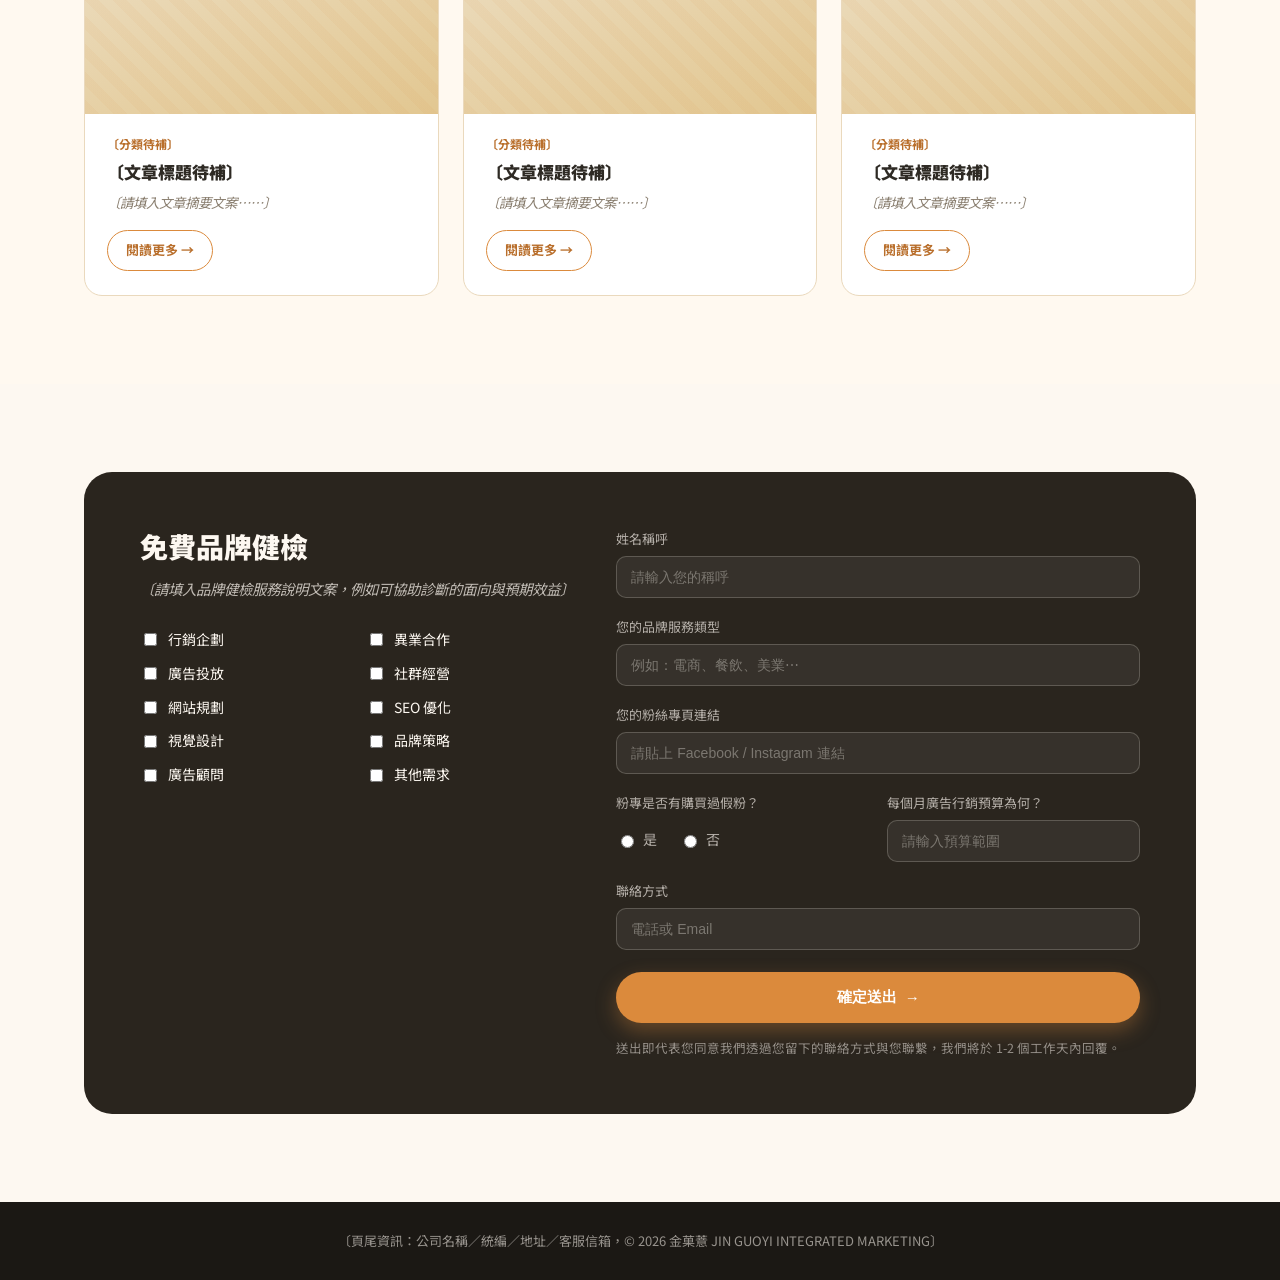
<file: blog-post.html>
<!doctype html>
<html lang="zh-Hant">
<head>
<meta charset="UTF-8">
<meta name="viewport" content="width=device-width, initial-scale=1.0">
<title>選對人做對事：KOL/KOC 合作全指南｜金菓薏 JIN GUOYI INTEGRATED MARKETING</title>
<meta name="description" content="〔請填入本篇文章 SEO 描述文案〕">
<link rel="preconnect" href="https://fonts.googleapis.com">
<link href="https://fonts.googleapis.com/css2?family=Noto+Sans+TC:wght@400;500;700;900&family=Space+Grotesk:wght@500;700&display=swap" rel="stylesheet">
<link rel="stylesheet" href="assets/css/style.css">
</head>
<body>

<header class="site-header">
  <div class="site-header__bar">
    <a href="index.html" class="logo">
      <span class="logo__mark">薏</span>
      <span>金菓薏<span class="logo__sub">JIN GUOYI INTEGRATED MARKETING</span></span>
    </a>
    <nav class="nav">
      <a href="index.html">首頁</a>
      <a href="about.html">關於我們</a>
      <a href="services.html">服務介紹</a>
      <a href="cases.html">案例分享</a>
      <a href="blog.html" class="is-active">知識文教學</a>
    </nav>
    <div class="header-social">
      <a href="#" aria-label="Instagram"><svg viewBox="0 0 24 24" fill="none" stroke="currentColor" stroke-width="2" stroke-linecap="round" stroke-linejoin="round"><rect x="3" y="3" width="18" height="18" rx="5"/><circle cx="12" cy="12" r="4"/><circle cx="17.5" cy="6.5" r="0.8" fill="currentColor" stroke="none"/></svg></a>
      <a href="#" aria-label="Facebook"><svg viewBox="0 0 24 24" fill="none" stroke="currentColor" stroke-width="2" stroke-linecap="round" stroke-linejoin="round"><path d="M15 4h-2a3 3 0 0 0-3 3v3H7v4h3v6h4v-6h3l.5-4H14V7a1 1 0 0 1 1-1h2Z"/></svg></a>
      <a href="#" aria-label="Line"><svg viewBox="0 0 24 24" fill="none" stroke="currentColor" stroke-width="2" stroke-linecap="round" stroke-linejoin="round"><path d="M4 5h16a1 1 0 0 1 1 1v9a1 1 0 0 1-1 1H9l-4 4v-4H4a1 1 0 0 1-1-1V6a1 1 0 0 1 1-1z"/></svg></a>
      <a href="#contact" aria-label="聯絡我們"><svg viewBox="0 0 24 24" fill="none" stroke="currentColor" stroke-width="2" stroke-linecap="round" stroke-linejoin="round"><path d="M12 20h9"/><path d="M16.5 3.5a2.1 2.1 0 0 1 3 3L7 19l-4 1 1-4Z"/></svg></a>
    </div>
    <button class="nav-toggle" aria-label="選單"><span></span></button>
  </div>
</header>

<main>

  <section class="hero">
    <div class="container">
      <span class="eyebrow">知識文教學</span>
      <h1>選對人做對事：<br><span class="hl">KOL／KOC</span> 合作全指南</h1>
      <p class="hero-sub">選對合作夥伴，打造可衡量的成長閉環</p>
      <a href="#contact" class="btn btn--primary">聯絡我們</a>
    </div>
  </section>

  <section class="section">
    <div class="container">
      <div class="article-detail">
        <aside class="article-toc">
          <h4>大綱</h4>
          <ul>
            <li><a href="#toc-1">一、了解影響者格局</a></li>
            <li><a href="#toc-2">二、策略 KOL 合作夥伴關係的核心優勢</a></li>
            <li><a href="#toc-3">三、最大化行銷活動成效的關鍵原則</a></li>
          </ul>
          <div class="tag-row" style="margin-top:24px;">
            <span>#網紅行銷</span><span>#創作者</span><span>#社群媒體</span><span>#KOL</span><span>#KOC</span><span>#關鍵意見領袖</span>
          </div>
        </aside>

        <article class="article-body">
          <p class="article-meta">2025.09.02 更新</p>
          <p class="lead">在當今的數位行銷中，網紅行銷已不再是一種嘗試性策略，而是許多品牌真正用於銷售轉換的核心管道。適當的合作夥伴挑選能為品牌帶來精準的觸及與信任感，有人負責曝光、有人負責轉換，唯有先釐清合作目標，才能為每一段合作夥伴關係找到正確定位。</p>

          <h2 id="toc-1">一、了解影響者格局：選擇合適的合作夥伴，實現正確的目標</h2>
          <p>行銷團隊在挑選網紅時，若僅以追蹤者數量作為唯一的合作條件，容易錯把觸及率當成轉換率。有人負責曝光、有人負責帶動購買決策，唯有適合合作方向的選擇，才能為每一段合作夥伴關係找到正確的定位。</p>
          <div class="article-image"></div>

          <h2 id="toc-2">二、策略 KOL 合作夥伴關係的核心優勢</h2>
          <p>一個到位好的 KOL 合作，透過細緻的溝通與媒合，能一次滿足內容素材與成效轉換的多重目標，並在品牌信任建立時同時累積可再利用的內容資產，以下三點是我們認為 KOL 合作最直接帶來的價值：</p>
          <h3>1. 提升品牌與商品能見度</h3>
          <p>與影響者長期配對，將有機會被更多受眾看見，尤其在垂直領域中更能滲透進潛在目標受眾，同時也能觸及原本自有社群無法觸及的受眾。</p>
          <h3>2. 帶動銷售與轉換</h3>
          <p>KOL 合作不只是曝光，透過導購連結、優惠碼等機制，能有效追蹤實際的轉換成效，同時能對品牌的商品力有更真實的評價，也是驗證商品市場定位的一步。</p>
          <h3>3. 累積多元行銷內容素材</h3>
          <p>與 KOL 合作，可靈活使用不同類型、文案、風格的內容素材，存在市場優化使用不同再利用的空間，已不再限定商品拍攝方式，也不用煩惱重複素材的疲乏感。</p>

          <h2 id="toc-3">三、最大化行銷活動成效的關鍵原則</h2>
          <p>選擇符合品牌調性的網紅類型（微網紅、KOC、大型網紅等），依效益必須先釐清合作目標中的核心心法，並確保雙方對於預期成效有共識，以下大原則供品牌參考：</p>
          <h3>1. 期望值合致對大效益</h3>
          <p>KOL 行銷要發揮「1+1 &gt; 2」的效益，必須追蹤雙方的參與過程，延伸擴大合作。例如：</p>
          <ul style="margin: 12px 0 12px 20px; list-style: disc; color: var(--text-muted); font-size: 14.5px;">
            <li>不定期，收合作前的溝通不足，延長彼此互動的時間</li>
            <li>限定合作內容，設定內容框架</li>
            <li>提出成效追蹤與再溝通，追蹤達成率再放大投放預算</li>
          </ul>
          <p>透過建立完整的溝通框架與雙方明確共識的績效指標，品牌不僅能提升合作效益，更能確保每一分投入都有明確的成效依據。</p>
          <h3>2. 分階段推出與觀察效益</h3>
          <p>依據活動與階段目標，逐一驗證再擴大投放不宜過急。分批投放：</p>
          <ul style="margin: 12px 0 12px 20px; list-style: disc; color: var(--text-muted); font-size: 14.5px;">
            <li>刊登前、參與互動的觸及與觸及</li>
            <li>提出成效追蹤，依成效判斷再放大</li>
            <li>觀察轉換結果，隨時調整內容策略與方向</li>
          </ul>
          <p>此漸進式策略有助於在有限的資源下取得最精準的成效，品牌不僅能透過階段性策略慢慢建立每一分投入都有精準的價值。</p>

          <p class="placeholder-copy" style="margin-top:8px;">〔請填入本篇文章結尾總結文案〕</p>

          <div style="margin-top:32px;">
            <a href="#contact" class="btn btn--primary btn--sm">立即諮詢</a>
          </div>

          <div class="tag-row"><span>#KOL 行銷</span><span>#文案文案</span><span>#文案文案</span></div>
          <p style="font-size:13px; color:var(--text-muted);">分享至：</p>
          <div class="share-row">
            <a href="#" aria-label="Instagram"><svg viewBox="0 0 24 24" fill="none" stroke="currentColor" stroke-width="2" stroke-linecap="round" stroke-linejoin="round"><rect x="3" y="3" width="18" height="18" rx="5"/><circle cx="12" cy="12" r="4"/></svg></a>
            <a href="#" aria-label="Facebook"><svg viewBox="0 0 24 24" fill="none" stroke="currentColor" stroke-width="2" stroke-linecap="round" stroke-linejoin="round"><path d="M15 4h-2a3 3 0 0 0-3 3v3H7v4h3v6h4v-6h3l.5-4H14V7a1 1 0 0 1 1-1h2Z"/></svg></a>
            <a href="#" aria-label="Line"><svg viewBox="0 0 24 24" fill="none" stroke="currentColor" stroke-width="2" stroke-linecap="round" stroke-linejoin="round"><path d="M4 5h16a1 1 0 0 1 1 1v9a1 1 0 0 1-1 1H9l-4 4v-4H4a1 1 0 0 1-1-1V6a1 1 0 0 1 1-1z"/></svg></a>
          </div>
        </article>
      </div>
    </div>
  </section>

  <section class="section section--soft">
    <div class="container">
      <div class="section-head">
        <h2>文章推薦</h2>
      </div>
      <div class="case-grid-3">
        <a href="blog-post.html" class="article-card"><div class="thumb"></div><div class="card-body"><span class="cat">〔分類待補〕</span><h3>〔文章標題待補〕</h3><p class="placeholder-copy">〔請填入文章摘要文案⋯⋯〕</p><span class="read-more">閱讀更多 →</span></div></a>
        <a href="blog-post.html" class="article-card"><div class="thumb"></div><div class="card-body"><span class="cat">〔分類待補〕</span><h3>〔文章標題待補〕</h3><p class="placeholder-copy">〔請填入文章摘要文案⋯⋯〕</p><span class="read-more">閱讀更多 →</span></div></a>
        <a href="blog-post.html" class="article-card"><div class="thumb"></div><div class="card-body"><span class="cat">〔分類待補〕</span><h3>〔文章標題待補〕</h3><p class="placeholder-copy">〔請填入文章摘要文案⋯⋯〕</p><span class="read-more">閱讀更多 →</span></div></a>
      </div>
    </div>
  </section>

  <section id="contact" class="section">
    <div class="container">
      <form class="contact-form">
      <div class="contact-section">
        <div class="contact-left">
          <h2>免費品牌健檢</h2>
          <p class="placeholder-copy">〔請填入品牌健檢服務說明文案，例如可協助診斷的面向與預期效益〕</p>
          <div class="check-grid">
            <label><input type="checkbox" name="interests" value="行銷企劃"> 行銷企劃</label>
            <label><input type="checkbox" name="interests" value="異業合作"> 異業合作</label>
            <label><input type="checkbox" name="interests" value="廣告投放"> 廣告投放</label>
            <label><input type="checkbox" name="interests" value="社群經營"> 社群經營</label>
            <label><input type="checkbox" name="interests" value="網站規劃"> 網站規劃</label>
            <label><input type="checkbox" name="interests" value="SEO 優化"> SEO 優化</label>
            <label><input type="checkbox" name="interests" value="視覺設計"> 視覺設計</label>
            <label><input type="checkbox" name="interests" value="品牌策略"> 品牌策略</label>
            <label><input type="checkbox" name="interests" value="廣告顧問"> 廣告顧問</label>
            <label><input type="checkbox" name="interests" value="其他需求"> 其他需求</label>
          </div>
        </div>
        <div class="contact-right">
            <div class="form-grid">
              <div class="full">
                <label>姓名稱呼</label>
                <input type="text" name="name" placeholder="請輸入您的稱呼">
              </div>
              <div class="full">
                <label>您的品牌服務類型</label>
                <input type="text" name="bizType" placeholder="例如：電商、餐飲、美業⋯">
              </div>
              <div class="full">
                <label>您的粉絲專頁連結</label>
                <input type="text" name="fbLink" placeholder="請貼上 Facebook / Instagram 連結">
              </div>
              <div>
                <label>粉專是否有購買過假粉？</label>
                <div class="radio-row">
                  <label><input type="radio" name="fakeFans" value="是"> 是</label>
                  <label><input type="radio" name="fakeFans" value="否"> 否</label>
                </div>
              </div>
              <div>
                <label>每個月廣告行銷預算為何？</label>
                <input type="text" name="budget" placeholder="請輸入預算範圍">
              </div>
              <div class="full">
                <label>聯絡方式</label>
                <input type="text" name="contact" placeholder="電話或 Email">
              </div>
            </div>
            <button type="submit" class="btn btn--primary btn--block" style="margin-top:22px;">確定送出</button>
            <p class="form-note">送出即代表您同意我們透過您留下的聯絡方式與您聯繫，我們將於 1-2 個工作天內回覆。</p>
            <p class="form-success">感謝您的填寫，我們將盡快與您聯繫！</p>
        </div>
      </div>
      </form>
    </div>
  </section>

</main>

<footer class="site-footer">
  <div class="container">
    〔頁尾資訊：公司名稱／統編／地址／客服信箱，© 2026 金菓薏 JIN GUOYI INTEGRATED MARKETING〕
  </div>
</footer>
<div class="consult-tab" onclick="document.getElementById('contact').scrollIntoView({behavior:'smooth'})">限量免費諮詢</div>
<script src="assets/js/main.js"></script>
</body>
</html>
</file>
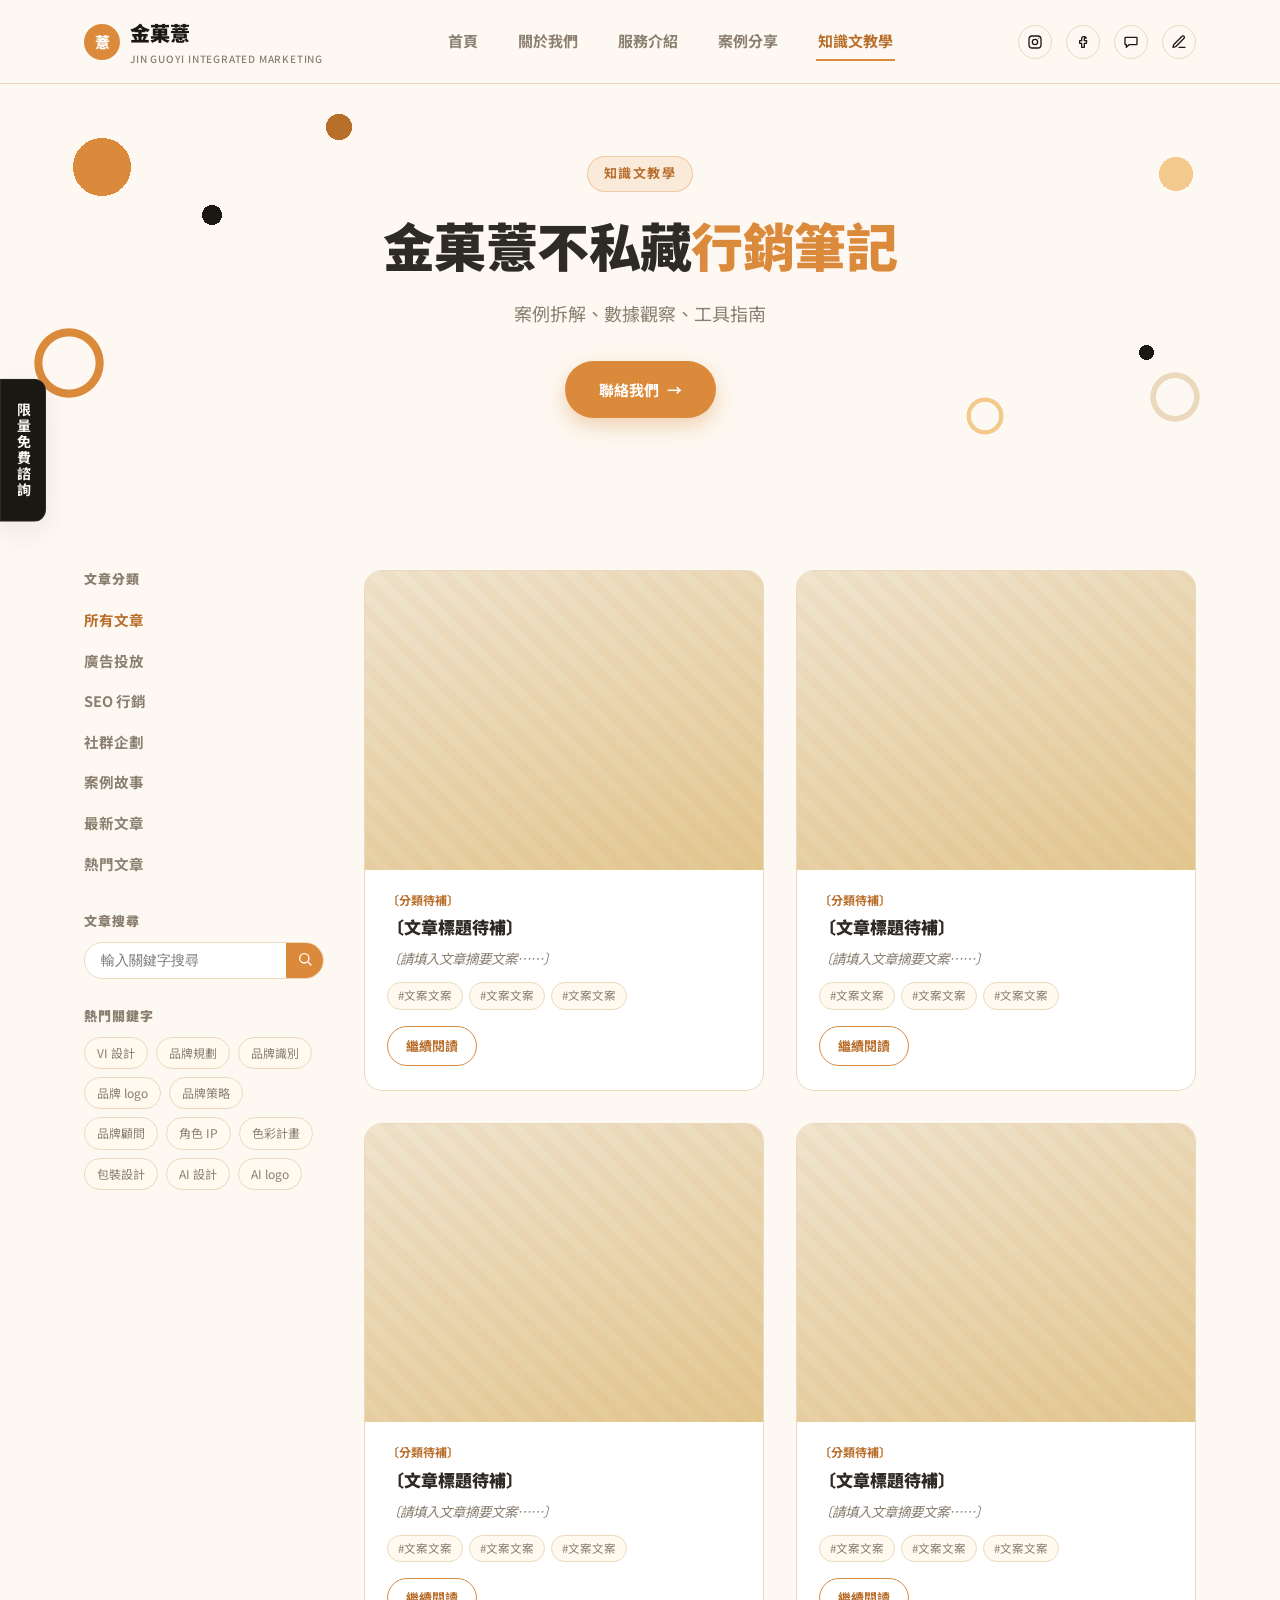
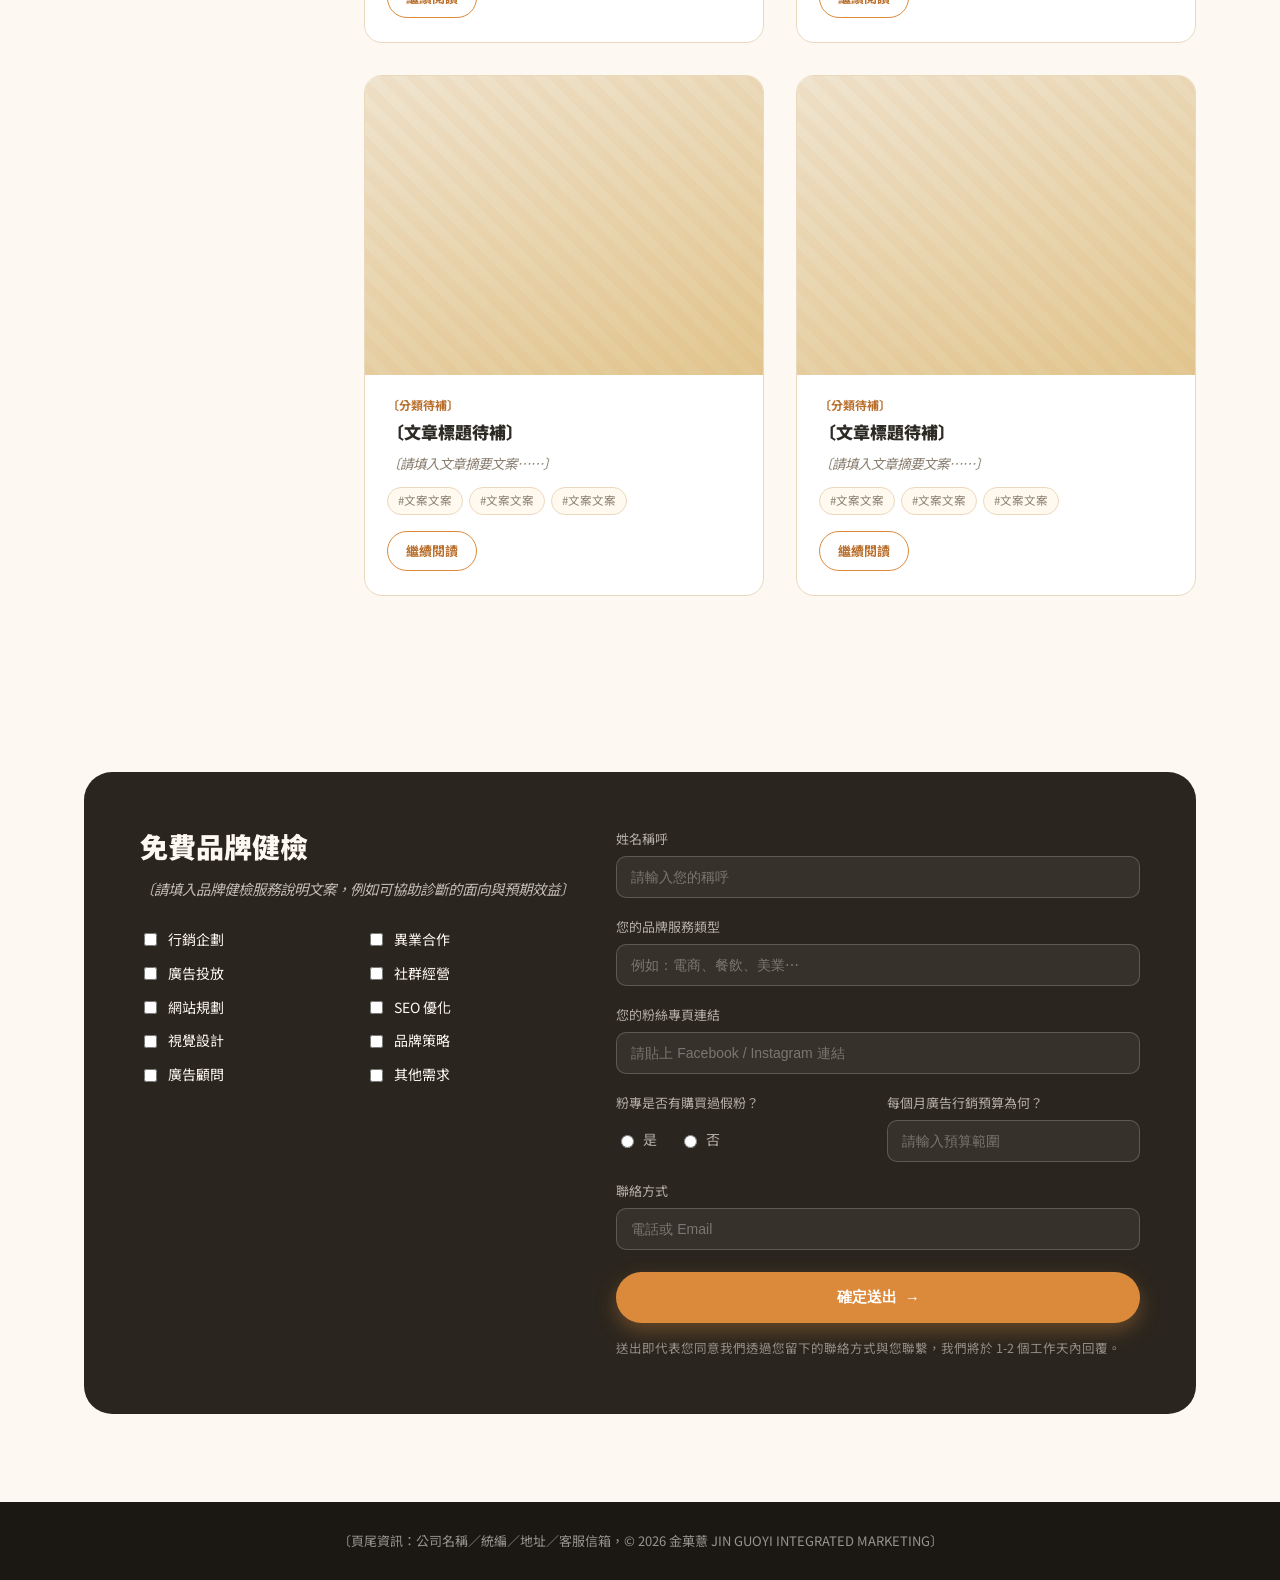
<file: blog.html>
<!doctype html>
<html lang="zh-Hant">
<head>
<meta charset="UTF-8">
<meta name="viewport" content="width=device-width, initial-scale=1.0">
<title>知識文教學｜金菓薏 JIN GUOYI INTEGRATED MARKETING</title>
<meta name="description" content="〔請填入知識文教學 SEO 描述文案〕">
<link rel="preconnect" href="https://fonts.googleapis.com">
<link href="https://fonts.googleapis.com/css2?family=Noto+Sans+TC:wght@400;500;700;900&family=Space+Grotesk:wght@500;700&display=swap" rel="stylesheet">
<link rel="stylesheet" href="assets/css/style.css">
</head>
<body>

<header class="site-header">
  <div class="site-header__bar">
    <a href="index.html" class="logo">
      <span class="logo__mark">薏</span>
      <span>金菓薏<span class="logo__sub">JIN GUOYI INTEGRATED MARKETING</span></span>
    </a>
    <nav class="nav">
      <a href="index.html">首頁</a>
      <a href="about.html">關於我們</a>
      <a href="services.html">服務介紹</a>
      <a href="cases.html">案例分享</a>
      <a href="blog.html" class="is-active">知識文教學</a>
    </nav>
    <div class="header-social">
      <a href="#" aria-label="Instagram"><svg viewBox="0 0 24 24" fill="none" stroke="currentColor" stroke-width="2" stroke-linecap="round" stroke-linejoin="round"><rect x="3" y="3" width="18" height="18" rx="5"/><circle cx="12" cy="12" r="4"/><circle cx="17.5" cy="6.5" r="0.8" fill="currentColor" stroke="none"/></svg></a>
      <a href="#" aria-label="Facebook"><svg viewBox="0 0 24 24" fill="none" stroke="currentColor" stroke-width="2" stroke-linecap="round" stroke-linejoin="round"><path d="M15 4h-2a3 3 0 0 0-3 3v3H7v4h3v6h4v-6h3l.5-4H14V7a1 1 0 0 1 1-1h2Z"/></svg></a>
      <a href="#" aria-label="Line"><svg viewBox="0 0 24 24" fill="none" stroke="currentColor" stroke-width="2" stroke-linecap="round" stroke-linejoin="round"><path d="M4 5h16a1 1 0 0 1 1 1v9a1 1 0 0 1-1 1H9l-4 4v-4H4a1 1 0 0 1-1-1V6a1 1 0 0 1 1-1z"/></svg></a>
      <a href="#contact" aria-label="聯絡我們"><svg viewBox="0 0 24 24" fill="none" stroke="currentColor" stroke-width="2" stroke-linecap="round" stroke-linejoin="round"><path d="M12 20h9"/><path d="M16.5 3.5a2.1 2.1 0 0 1 3 3L7 19l-4 1 1-4Z"/></svg></a>
    </div>
    <button class="nav-toggle" aria-label="選單"><span></span></button>
  </div>
</header>

<main>

  <section class="hero">
    <div class="container">
      <span class="eyebrow">知識文教學</span>
      <h1>金菓薏不私藏<span class="hl">行銷筆記</span></h1>
      <p class="hero-sub">案例拆解、數據觀察、工具指南</p>
      <a href="#contact" class="btn btn--primary">聯絡我們</a>
    </div>
  </section>

  <section class="section">
    <div class="container">
      <div class="blog-layout">
        <aside class="blog-sidebar">
          <div class="sidebar-block">
            <h4>文章分類</h4>
            <ul class="sidebar-nav">
              <li><a href="#" class="is-active">所有文章</a></li>
              <li><a href="#">廣告投放</a></li>
              <li><a href="#">SEO 行銷</a></li>
              <li><a href="#">社群企劃</a></li>
              <li><a href="#">案例故事</a></li>
              <li><a href="#">最新文章</a></li>
              <li><a href="#">熱門文章</a></li>
            </ul>
          </div>
          <div class="sidebar-block">
            <h4>文章搜尋</h4>
            <div class="search-box">
              <input type="text" placeholder="輸入關鍵字搜尋">
              <button aria-label="搜尋"><svg viewBox="0 0 24 24" fill="none" stroke="currentColor" stroke-width="2" stroke-linecap="round" stroke-linejoin="round" style="width:16px;height:16px;"><circle cx="11" cy="11" r="7"/><path d="m21 21-4.3-4.3"/></svg></button>
            </div>
          </div>
          <div class="sidebar-block">
            <h4>熱門關鍵字</h4>
            <div class="keyword-tags">
              <span>VI 設計</span><span>品牌規劃</span><span>品牌識別</span>
              <span>品牌 logo</span><span>品牌策略</span><span>品牌顧問</span>
              <span>角色 IP</span><span>色彩計畫</span><span>包裝設計</span>
              <span>AI 設計</span><span>AI logo</span>
            </div>
          </div>
        </aside>

        <div>
          <div class="card-grid-2">
            <a href="blog-post.html" class="article-card">
              <div class="thumb"></div>
              <div class="card-body">
                <span class="cat">〔分類待補〕</span>
                <h3>〔文章標題待補〕</h3>
                <p class="placeholder-copy">〔請填入文章摘要文案⋯⋯〕</p>
                <div class="card-tags"><span>#文案文案</span><span>#文案文案</span><span>#文案文案</span></div>
                <span class="read-more">繼續閱讀</span>
              </div>
            </a>
            <a href="blog-post.html" class="article-card">
              <div class="thumb"></div>
              <div class="card-body">
                <span class="cat">〔分類待補〕</span>
                <h3>〔文章標題待補〕</h3>
                <p class="placeholder-copy">〔請填入文章摘要文案⋯⋯〕</p>
                <div class="card-tags"><span>#文案文案</span><span>#文案文案</span><span>#文案文案</span></div>
                <span class="read-more">繼續閱讀</span>
              </div>
            </a>
            <a href="blog-post.html" class="article-card">
              <div class="thumb"></div>
              <div class="card-body">
                <span class="cat">〔分類待補〕</span>
                <h3>〔文章標題待補〕</h3>
                <p class="placeholder-copy">〔請填入文章摘要文案⋯⋯〕</p>
                <div class="card-tags"><span>#文案文案</span><span>#文案文案</span><span>#文案文案</span></div>
                <span class="read-more">繼續閱讀</span>
              </div>
            </a>
            <a href="blog-post.html" class="article-card">
              <div class="thumb"></div>
              <div class="card-body">
                <span class="cat">〔分類待補〕</span>
                <h3>〔文章標題待補〕</h3>
                <p class="placeholder-copy">〔請填入文章摘要文案⋯⋯〕</p>
                <div class="card-tags"><span>#文案文案</span><span>#文案文案</span><span>#文案文案</span></div>
                <span class="read-more">繼續閱讀</span>
              </div>
            </a>
            <a href="blog-post.html" class="article-card">
              <div class="thumb"></div>
              <div class="card-body">
                <span class="cat">〔分類待補〕</span>
                <h3>〔文章標題待補〕</h3>
                <p class="placeholder-copy">〔請填入文章摘要文案⋯⋯〕</p>
                <div class="card-tags"><span>#文案文案</span><span>#文案文案</span><span>#文案文案</span></div>
                <span class="read-more">繼續閱讀</span>
              </div>
            </a>
            <a href="blog-post.html" class="article-card">
              <div class="thumb"></div>
              <div class="card-body">
                <span class="cat">〔分類待補〕</span>
                <h3>〔文章標題待補〕</h3>
                <p class="placeholder-copy">〔請填入文章摘要文案⋯⋯〕</p>
                <div class="card-tags"><span>#文案文案</span><span>#文案文案</span><span>#文案文案</span></div>
                <span class="read-more">繼續閱讀</span>
              </div>
            </a>
          </div>
        </div>
      </div>
    </div>
  </section>

  <section id="contact" class="section">
    <div class="container">
      <form class="contact-form">
      <div class="contact-section">
        <div class="contact-left">
          <h2>免費品牌健檢</h2>
          <p class="placeholder-copy">〔請填入品牌健檢服務說明文案，例如可協助診斷的面向與預期效益〕</p>
          <div class="check-grid">
            <label><input type="checkbox" name="interests" value="行銷企劃"> 行銷企劃</label>
            <label><input type="checkbox" name="interests" value="異業合作"> 異業合作</label>
            <label><input type="checkbox" name="interests" value="廣告投放"> 廣告投放</label>
            <label><input type="checkbox" name="interests" value="社群經營"> 社群經營</label>
            <label><input type="checkbox" name="interests" value="網站規劃"> 網站規劃</label>
            <label><input type="checkbox" name="interests" value="SEO 優化"> SEO 優化</label>
            <label><input type="checkbox" name="interests" value="視覺設計"> 視覺設計</label>
            <label><input type="checkbox" name="interests" value="品牌策略"> 品牌策略</label>
            <label><input type="checkbox" name="interests" value="廣告顧問"> 廣告顧問</label>
            <label><input type="checkbox" name="interests" value="其他需求"> 其他需求</label>
          </div>
        </div>
        <div class="contact-right">
            <div class="form-grid">
              <div class="full">
                <label>姓名稱呼</label>
                <input type="text" name="name" placeholder="請輸入您的稱呼">
              </div>
              <div class="full">
                <label>您的品牌服務類型</label>
                <input type="text" name="bizType" placeholder="例如：電商、餐飲、美業⋯">
              </div>
              <div class="full">
                <label>您的粉絲專頁連結</label>
                <input type="text" name="fbLink" placeholder="請貼上 Facebook / Instagram 連結">
              </div>
              <div>
                <label>粉專是否有購買過假粉？</label>
                <div class="radio-row">
                  <label><input type="radio" name="fakeFans" value="是"> 是</label>
                  <label><input type="radio" name="fakeFans" value="否"> 否</label>
                </div>
              </div>
              <div>
                <label>每個月廣告行銷預算為何？</label>
                <input type="text" name="budget" placeholder="請輸入預算範圍">
              </div>
              <div class="full">
                <label>聯絡方式</label>
                <input type="text" name="contact" placeholder="電話或 Email">
              </div>
            </div>
            <button type="submit" class="btn btn--primary btn--block" style="margin-top:22px;">確定送出</button>
            <p class="form-note">送出即代表您同意我們透過您留下的聯絡方式與您聯繫，我們將於 1-2 個工作天內回覆。</p>
            <p class="form-success">感謝您的填寫，我們將盡快與您聯繫！</p>
        </div>
      </div>
      </form>
    </div>
  </section>

</main>

<footer class="site-footer">
  <div class="container">
    〔頁尾資訊：公司名稱／統編／地址／客服信箱，© 2026 金菓薏 JIN GUOYI INTEGRATED MARKETING〕
  </div>
</footer>
<div class="consult-tab" onclick="document.getElementById('contact').scrollIntoView({behavior:'smooth'})">限量免費諮詢</div>
<script src="assets/js/main.js"></script>
</body>
</html>
</file>
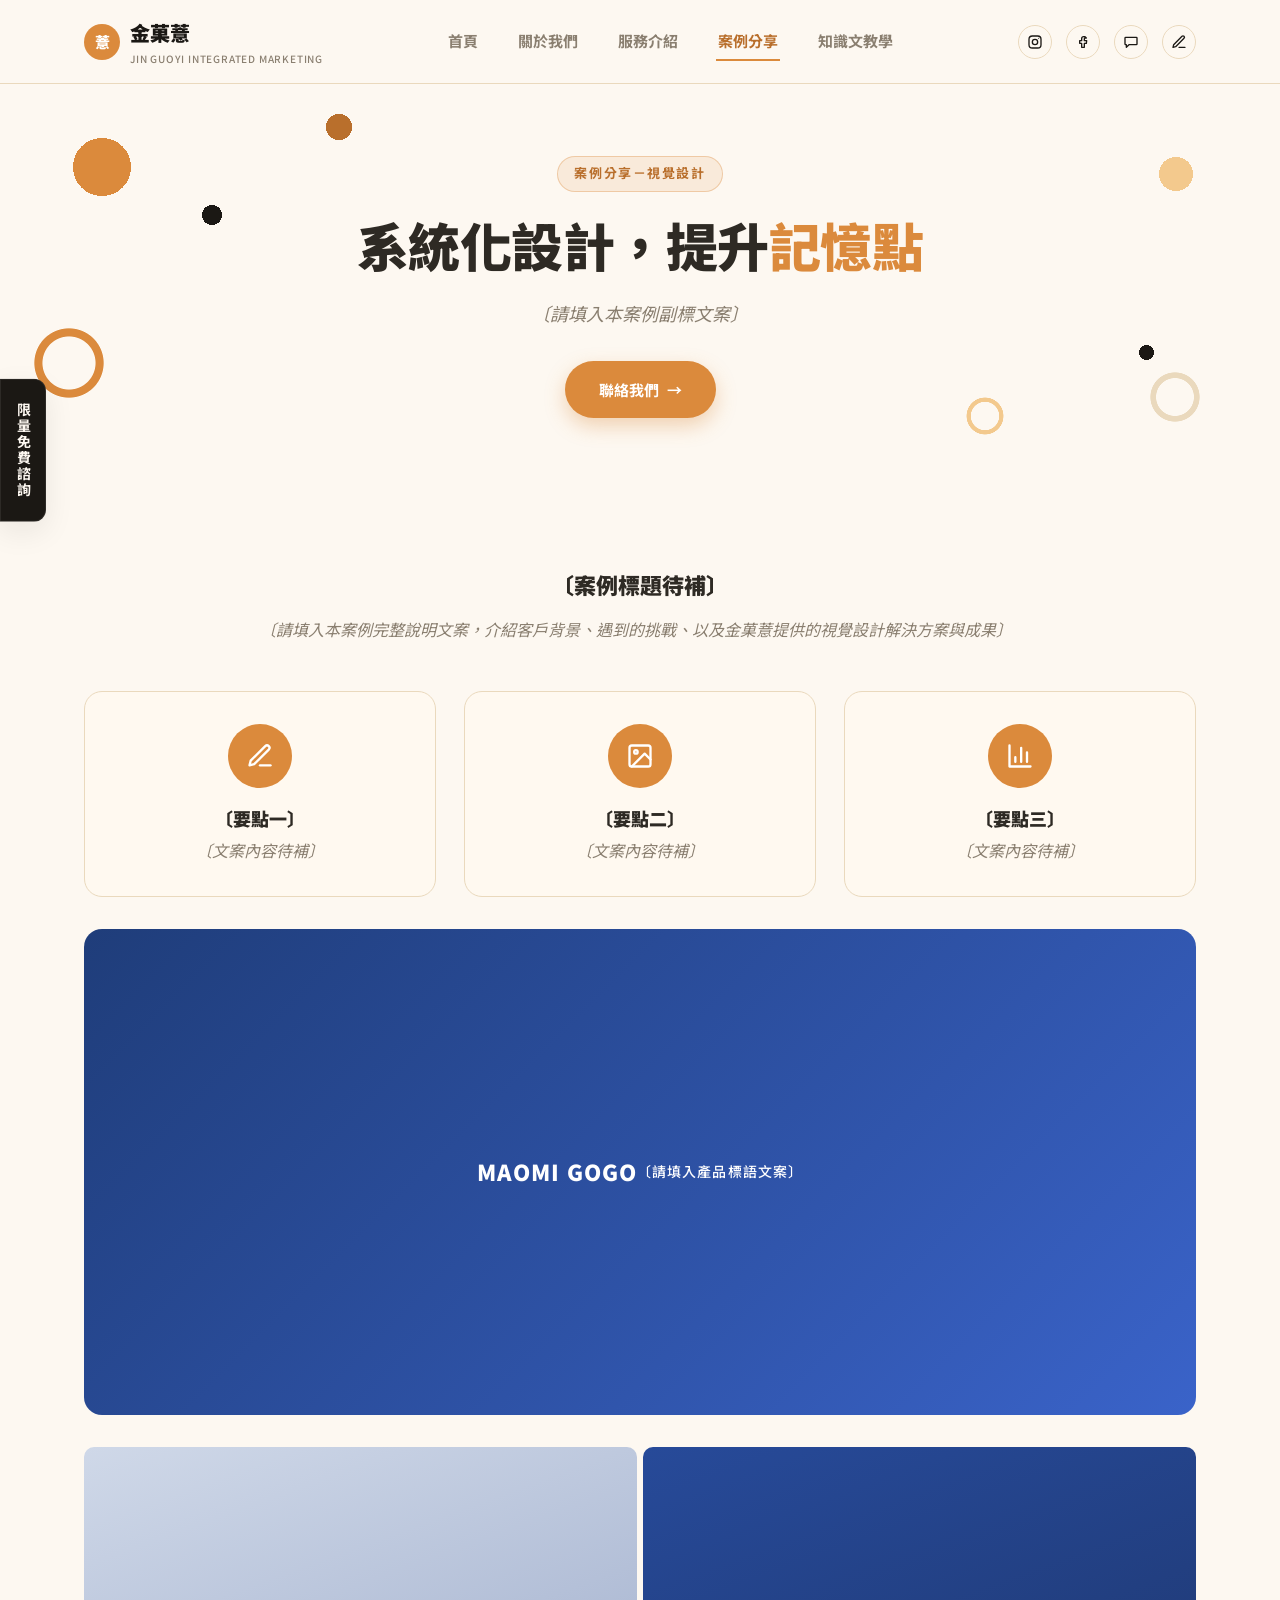
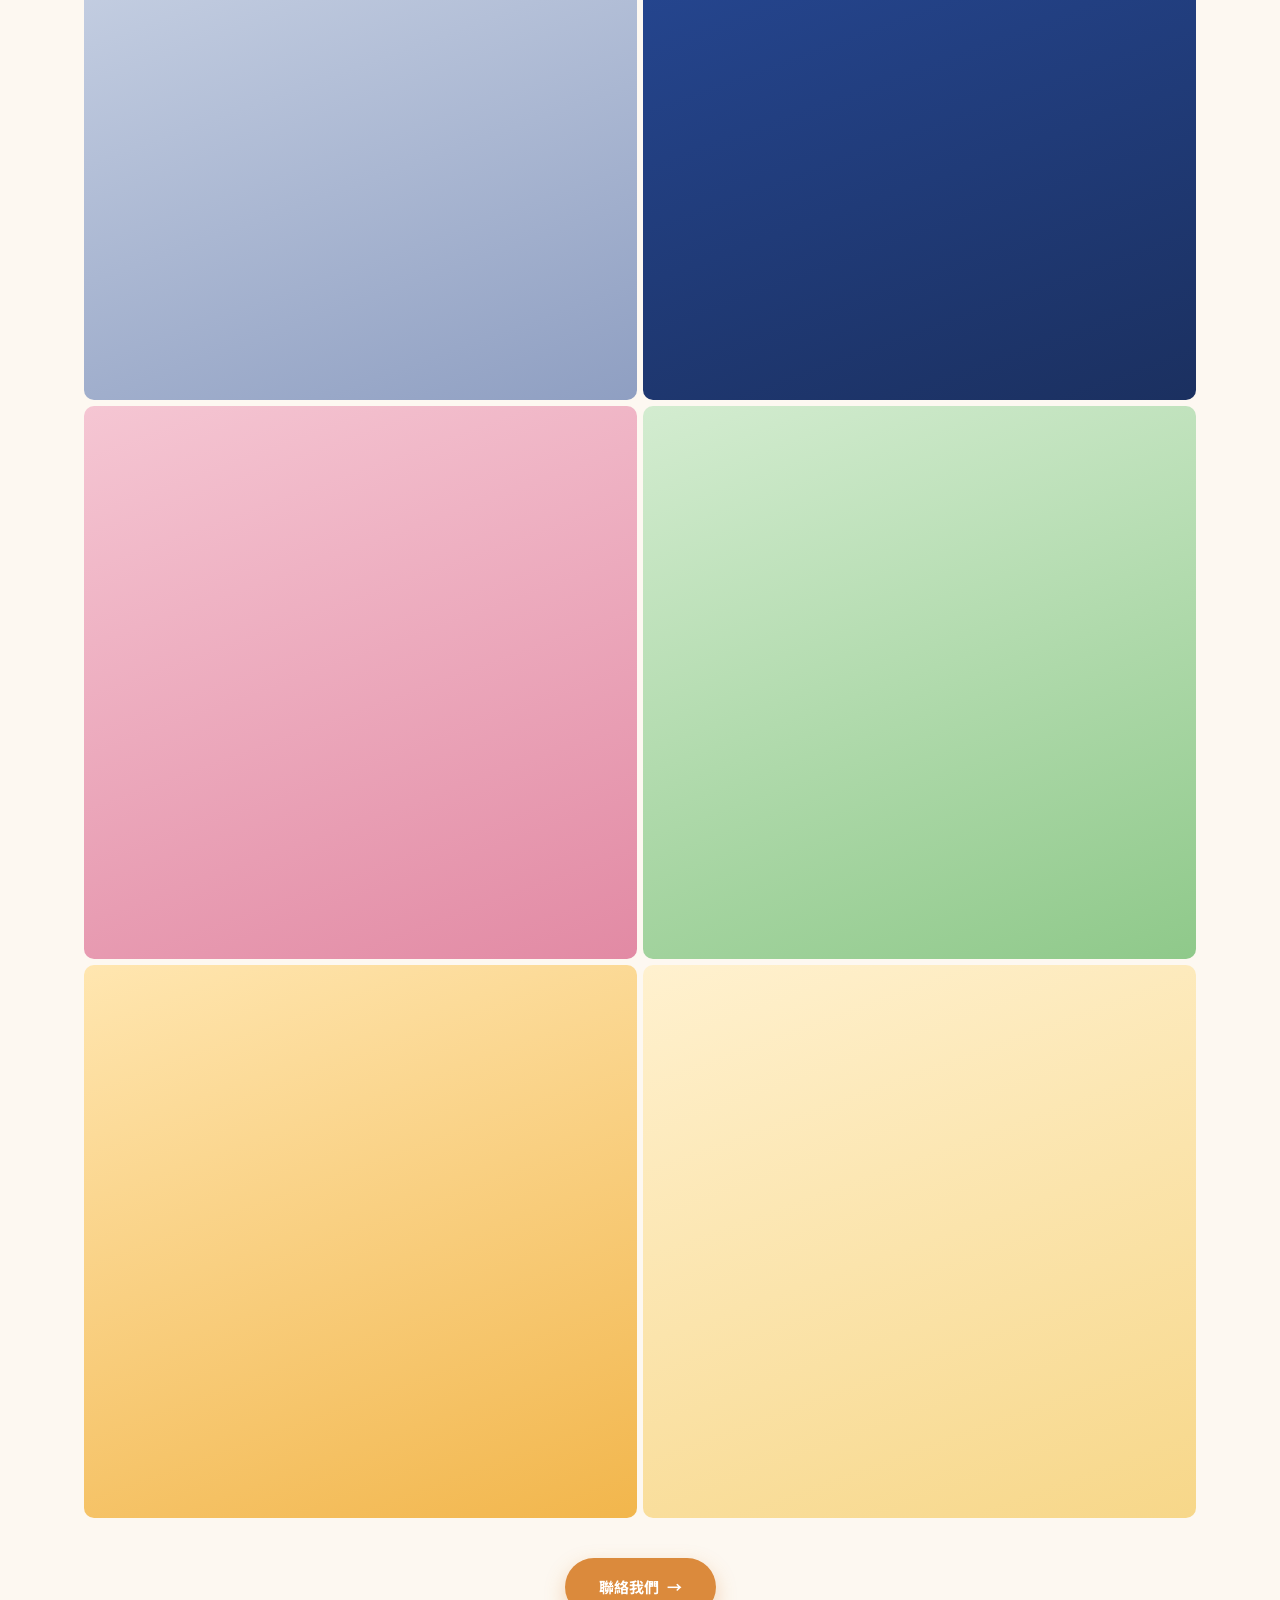
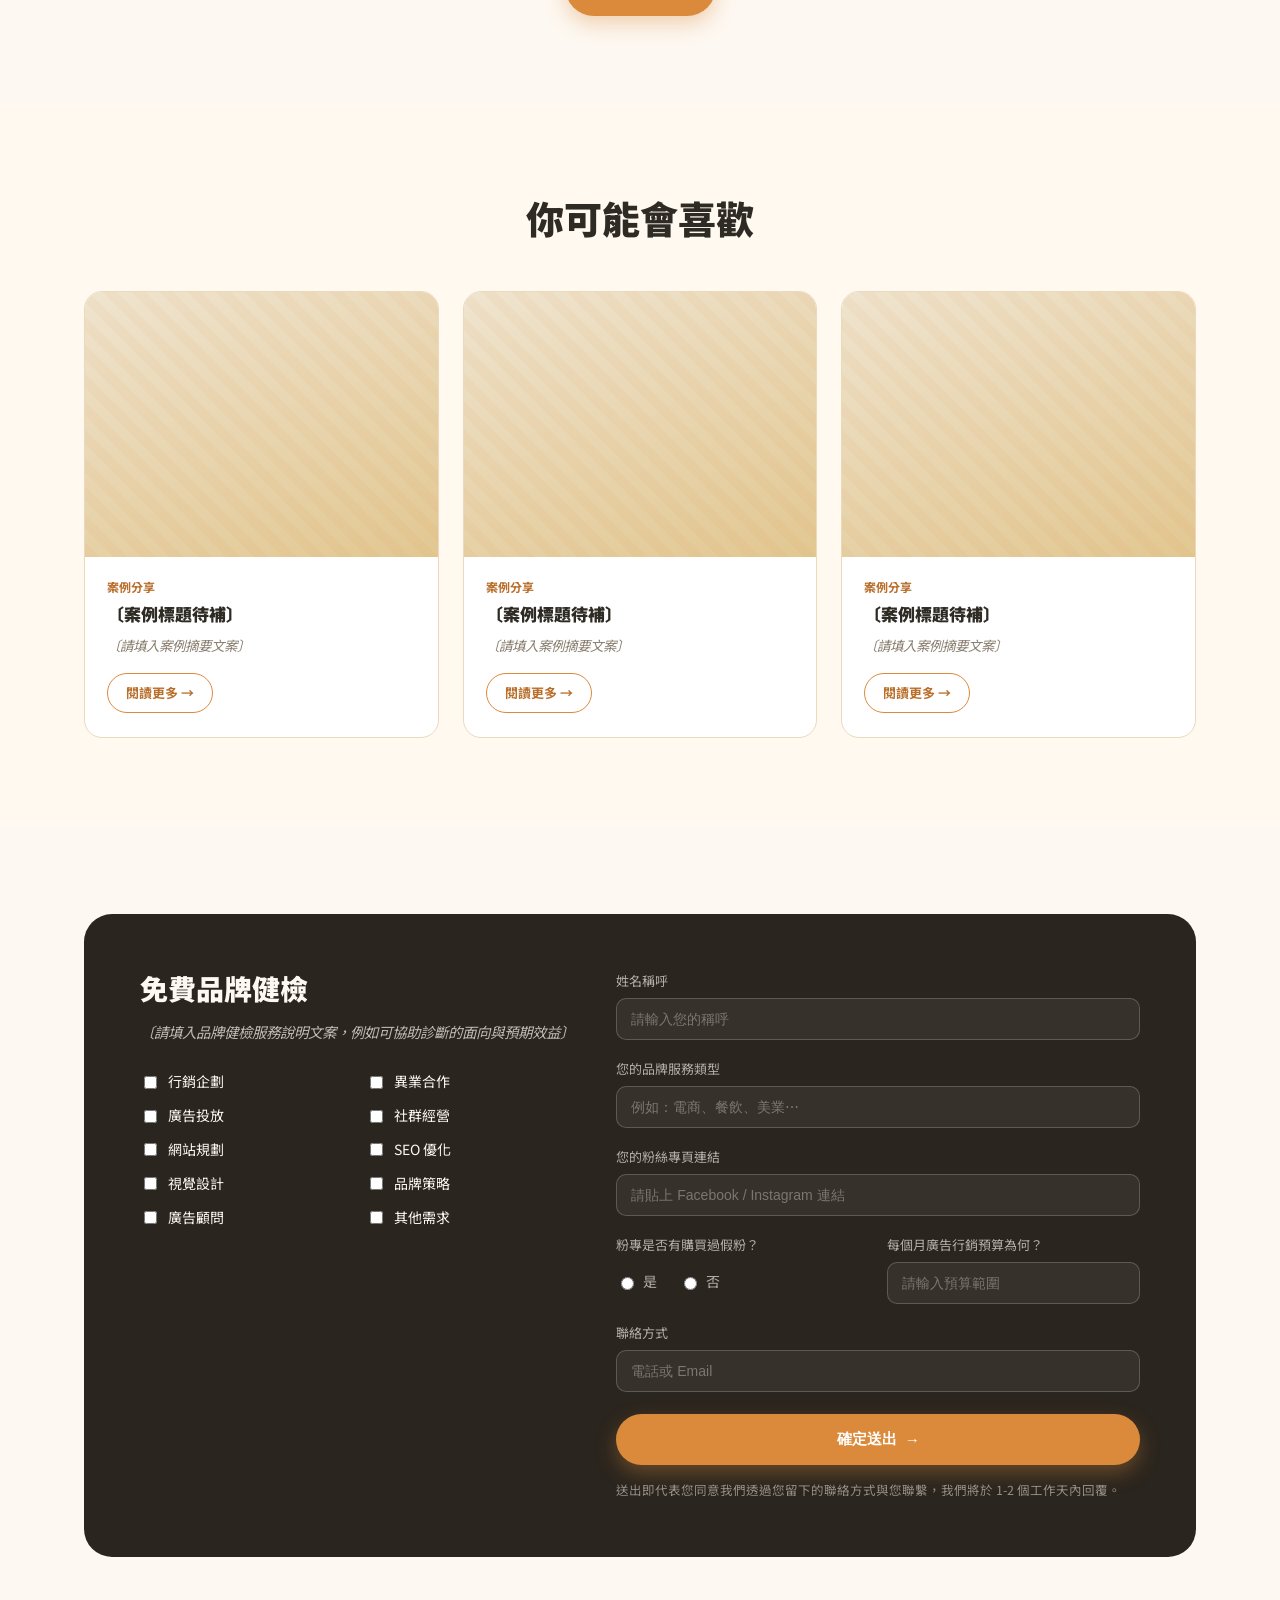
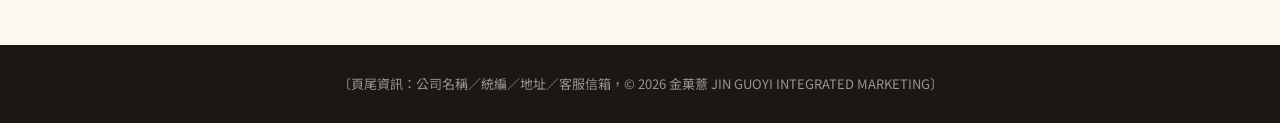
<file: case-detail.html>
<!doctype html>
<html lang="zh-Hant">
<head>
<meta charset="UTF-8">
<meta name="viewport" content="width=device-width, initial-scale=1.0">
<title>案例分享－視覺設計｜金菓薏 JIN GUOYI INTEGRATED MARKETING</title>
<meta name="description" content="〔請填入本案例 SEO 描述文案〕">
<link rel="preconnect" href="https://fonts.googleapis.com">
<link href="https://fonts.googleapis.com/css2?family=Noto+Sans+TC:wght@400;500;700;900&family=Space+Grotesk:wght@500;700&display=swap" rel="stylesheet">
<link rel="stylesheet" href="assets/css/style.css">
</head>
<body>

<header class="site-header">
  <div class="site-header__bar">
    <a href="index.html" class="logo">
      <span class="logo__mark">薏</span>
      <span>金菓薏<span class="logo__sub">JIN GUOYI INTEGRATED MARKETING</span></span>
    </a>
    <nav class="nav">
      <a href="index.html">首頁</a>
      <a href="about.html">關於我們</a>
      <a href="services.html">服務介紹</a>
      <a href="cases.html" class="is-active">案例分享</a>
      <a href="blog.html">知識文教學</a>
    </nav>
    <div class="header-social">
      <a href="#" aria-label="Instagram"><svg viewBox="0 0 24 24" fill="none" stroke="currentColor" stroke-width="2" stroke-linecap="round" stroke-linejoin="round"><rect x="3" y="3" width="18" height="18" rx="5"/><circle cx="12" cy="12" r="4"/><circle cx="17.5" cy="6.5" r="0.8" fill="currentColor" stroke="none"/></svg></a>
      <a href="#" aria-label="Facebook"><svg viewBox="0 0 24 24" fill="none" stroke="currentColor" stroke-width="2" stroke-linecap="round" stroke-linejoin="round"><path d="M15 4h-2a3 3 0 0 0-3 3v3H7v4h3v6h4v-6h3l.5-4H14V7a1 1 0 0 1 1-1h2Z"/></svg></a>
      <a href="#" aria-label="Line"><svg viewBox="0 0 24 24" fill="none" stroke="currentColor" stroke-width="2" stroke-linecap="round" stroke-linejoin="round"><path d="M4 5h16a1 1 0 0 1 1 1v9a1 1 0 0 1-1 1H9l-4 4v-4H4a1 1 0 0 1-1-1V6a1 1 0 0 1 1-1z"/></svg></a>
      <a href="#contact" aria-label="聯絡我們"><svg viewBox="0 0 24 24" fill="none" stroke="currentColor" stroke-width="2" stroke-linecap="round" stroke-linejoin="round"><path d="M12 20h9"/><path d="M16.5 3.5a2.1 2.1 0 0 1 3 3L7 19l-4 1 1-4Z"/></svg></a>
    </div>
    <button class="nav-toggle" aria-label="選單"><span></span></button>
  </div>
</header>

<main>

  <section class="hero">
    <div class="container">
      <span class="eyebrow">案例分享－視覺設計</span>
      <h1>系統化設計，提升<span class="hl">記憶點</span></h1>
      <p class="hero-sub placeholder-copy">〔請填入本案例副標文案〕</p>
      <a href="#contact" class="btn btn--primary">聯絡我們</a>
    </div>
  </section>

  <section class="section">
    <div class="container">
      <div class="section-head" style="max-width:760px;">
        <h2 style="font-size:22px;">〔案例標題待補〕</h2>
        <p class="placeholder-copy" style="margin-top:16px; text-align:left;">〔請填入本案例完整說明文案，介紹客戶背景、遇到的挑戰、以及金菓薏提供的視覺設計解決方案與成果〕</p>
      </div>

      <div class="feature-grid" style="margin-bottom:8px;">
        <div class="feature-card">
          <div class="icon-circle"><svg viewBox="0 0 24 24" fill="none" stroke="currentColor" stroke-width="2" stroke-linecap="round" stroke-linejoin="round"><path d="M12 20h9"/><path d="M16.5 3.5a2.1 2.1 0 0 1 3 3L7 19l-4 1 1-4Z"/></svg></div>
          <h3>〔要點一〕</h3>
          <p class="placeholder-copy">〔文案內容待補〕</p>
        </div>
        <div class="feature-card">
          <div class="icon-circle"><svg viewBox="0 0 24 24" fill="none" stroke="currentColor" stroke-width="2" stroke-linecap="round" stroke-linejoin="round"><rect x="3" y="3" width="18" height="18" rx="2"/><circle cx="8.5" cy="8.5" r="1.5"/><path d="m21 15-5-5L5 21"/></svg></div>
          <h3>〔要點二〕</h3>
          <p class="placeholder-copy">〔文案內容待補〕</p>
        </div>
        <div class="feature-card">
          <div class="icon-circle"><svg viewBox="0 0 24 24" fill="none" stroke="currentColor" stroke-width="2" stroke-linecap="round" stroke-linejoin="round"><path d="M3 3v18h18"/><path d="M18 17V9M13 17V5M8 17v-4"/></svg></div>
          <h3>〔要點三〕</h3>
          <p class="placeholder-copy">〔文案內容待補〕</p>
        </div>
      </div>

      <div class="showcase-banner">MAOMI GOGO<br><span style="font-size:14px; font-weight:500;">〔請填入產品標語文案〕</span></div>

      <div class="showcase-grid">
        <div class="showcase-tile tile-1"></div>
        <div class="showcase-tile tile-2"></div>
      </div>
      <div class="showcase-grid">
        <div class="showcase-tile tile-3"></div>
        <div class="showcase-tile tile-4"></div>
      </div>
      <div class="showcase-grid">
        <div class="showcase-tile tile-5"></div>
        <div class="showcase-tile tile-6"></div>
      </div>

      <div class="text-center" style="margin-top:40px;">
        <a href="#contact" class="btn btn--primary">聯絡我們</a>
      </div>
    </div>
  </section>

  <section class="section section--soft">
    <div class="container">
      <div class="section-head">
        <h2>你可能會喜歡</h2>
      </div>
      <div class="case-grid-3">
        <a href="case-detail.html" class="case-card"><div class="thumb"></div><div class="card-body"><span class="cat">案例分享</span><h3>〔案例標題待補〕</h3><p class="placeholder-copy">〔請填入案例摘要文案〕</p><span class="read-more">閱讀更多 →</span></div></a>
        <a href="case-detail.html" class="case-card"><div class="thumb"></div><div class="card-body"><span class="cat">案例分享</span><h3>〔案例標題待補〕</h3><p class="placeholder-copy">〔請填入案例摘要文案〕</p><span class="read-more">閱讀更多 →</span></div></a>
        <a href="case-detail.html" class="case-card"><div class="thumb"></div><div class="card-body"><span class="cat">案例分享</span><h3>〔案例標題待補〕</h3><p class="placeholder-copy">〔請填入案例摘要文案〕</p><span class="read-more">閱讀更多 →</span></div></a>
      </div>
    </div>
  </section>

  <section id="contact" class="section">
    <div class="container">
      <form class="contact-form">
      <div class="contact-section">
        <div class="contact-left">
          <h2>免費品牌健檢</h2>
          <p class="placeholder-copy">〔請填入品牌健檢服務說明文案，例如可協助診斷的面向與預期效益〕</p>
          <div class="check-grid">
            <label><input type="checkbox" name="interests" value="行銷企劃"> 行銷企劃</label>
            <label><input type="checkbox" name="interests" value="異業合作"> 異業合作</label>
            <label><input type="checkbox" name="interests" value="廣告投放"> 廣告投放</label>
            <label><input type="checkbox" name="interests" value="社群經營"> 社群經營</label>
            <label><input type="checkbox" name="interests" value="網站規劃"> 網站規劃</label>
            <label><input type="checkbox" name="interests" value="SEO 優化"> SEO 優化</label>
            <label><input type="checkbox" name="interests" value="視覺設計"> 視覺設計</label>
            <label><input type="checkbox" name="interests" value="品牌策略"> 品牌策略</label>
            <label><input type="checkbox" name="interests" value="廣告顧問"> 廣告顧問</label>
            <label><input type="checkbox" name="interests" value="其他需求"> 其他需求</label>
          </div>
        </div>
        <div class="contact-right">
            <div class="form-grid">
              <div class="full">
                <label>姓名稱呼</label>
                <input type="text" name="name" placeholder="請輸入您的稱呼">
              </div>
              <div class="full">
                <label>您的品牌服務類型</label>
                <input type="text" name="bizType" placeholder="例如：電商、餐飲、美業⋯">
              </div>
              <div class="full">
                <label>您的粉絲專頁連結</label>
                <input type="text" name="fbLink" placeholder="請貼上 Facebook / Instagram 連結">
              </div>
              <div>
                <label>粉專是否有購買過假粉？</label>
                <div class="radio-row">
                  <label><input type="radio" name="fakeFans" value="是"> 是</label>
                  <label><input type="radio" name="fakeFans" value="否"> 否</label>
                </div>
              </div>
              <div>
                <label>每個月廣告行銷預算為何？</label>
                <input type="text" name="budget" placeholder="請輸入預算範圍">
              </div>
              <div class="full">
                <label>聯絡方式</label>
                <input type="text" name="contact" placeholder="電話或 Email">
              </div>
            </div>
            <button type="submit" class="btn btn--primary btn--block" style="margin-top:22px;">確定送出</button>
            <p class="form-note">送出即代表您同意我們透過您留下的聯絡方式與您聯繫，我們將於 1-2 個工作天內回覆。</p>
            <p class="form-success">感謝您的填寫，我們將盡快與您聯繫！</p>
        </div>
      </div>
      </form>
    </div>
  </section>

</main>

<footer class="site-footer">
  <div class="container">
    〔頁尾資訊：公司名稱／統編／地址／客服信箱，© 2026 金菓薏 JIN GUOYI INTEGRATED MARKETING〕
  </div>
</footer>
<div class="consult-tab" onclick="document.getElementById('contact').scrollIntoView({behavior:'smooth'})">限量免費諮詢</div>
<script src="assets/js/main.js"></script>
</body>
</html>
</file>
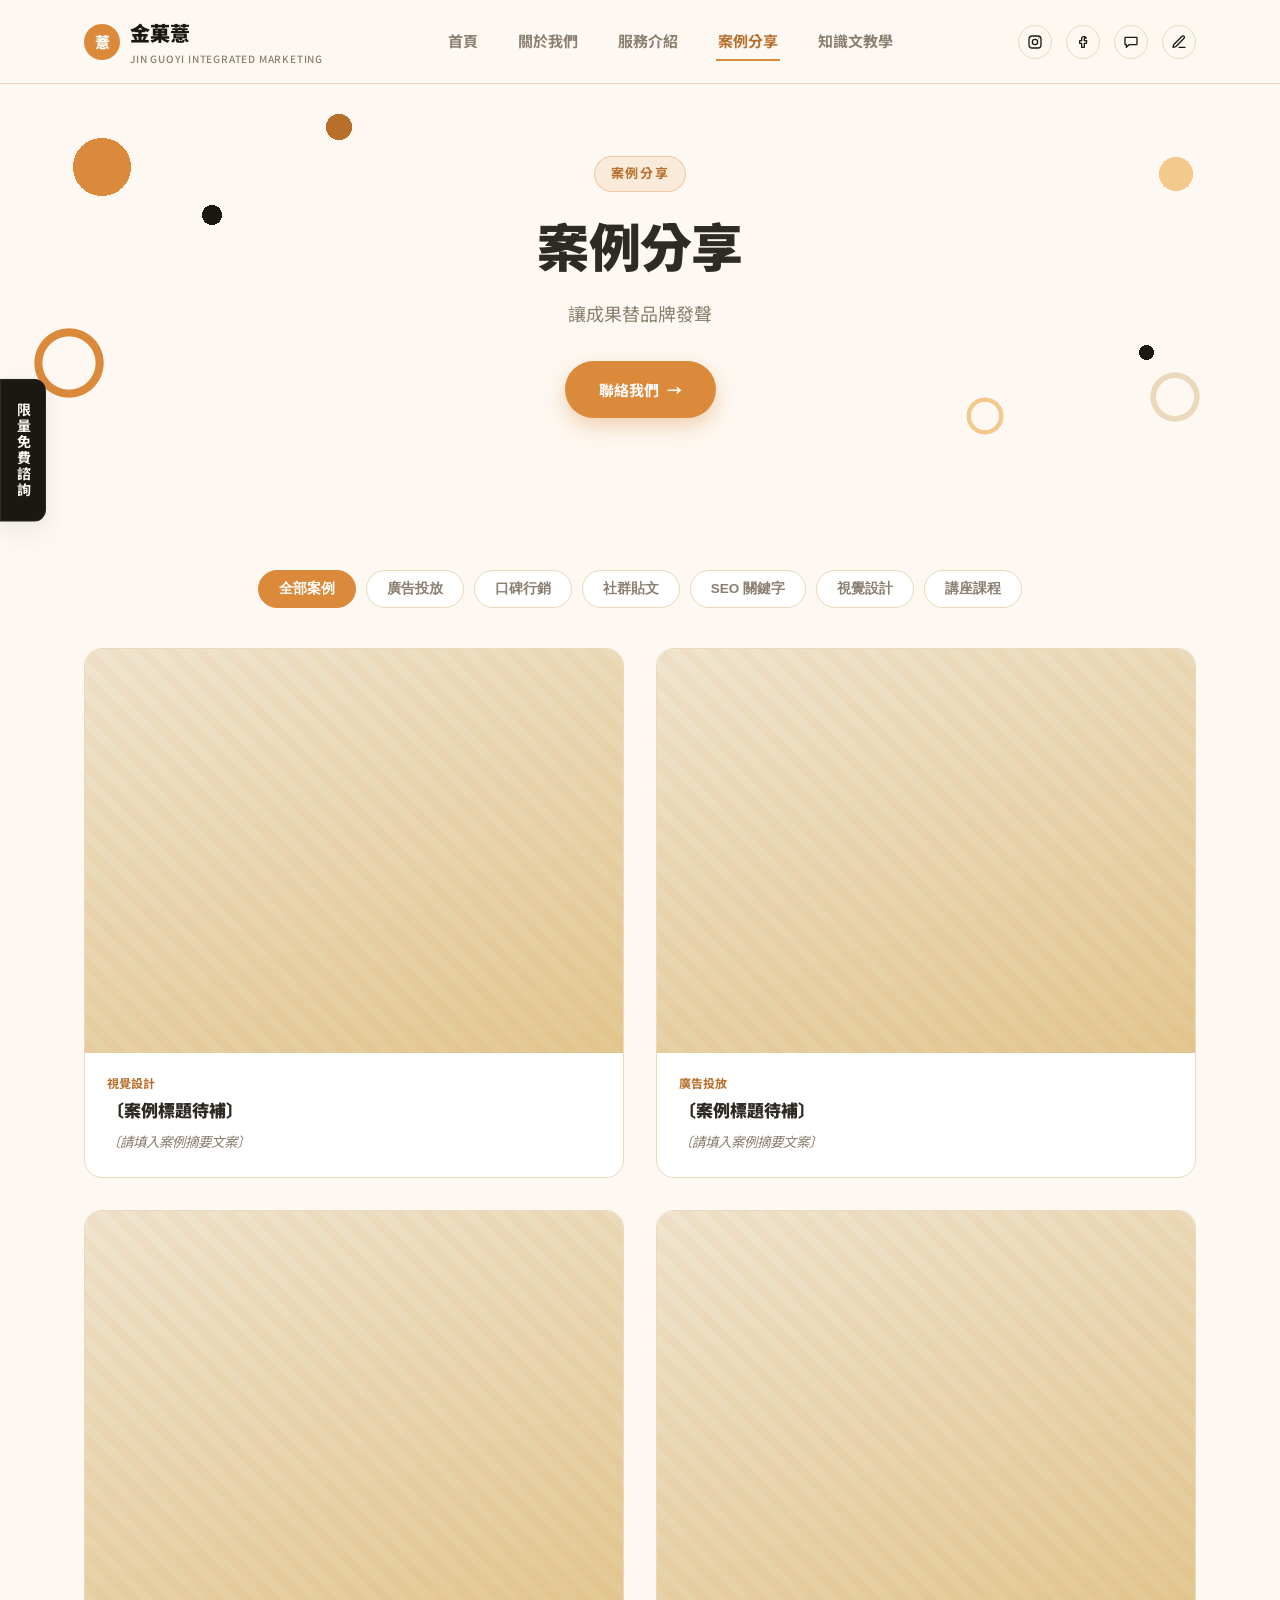
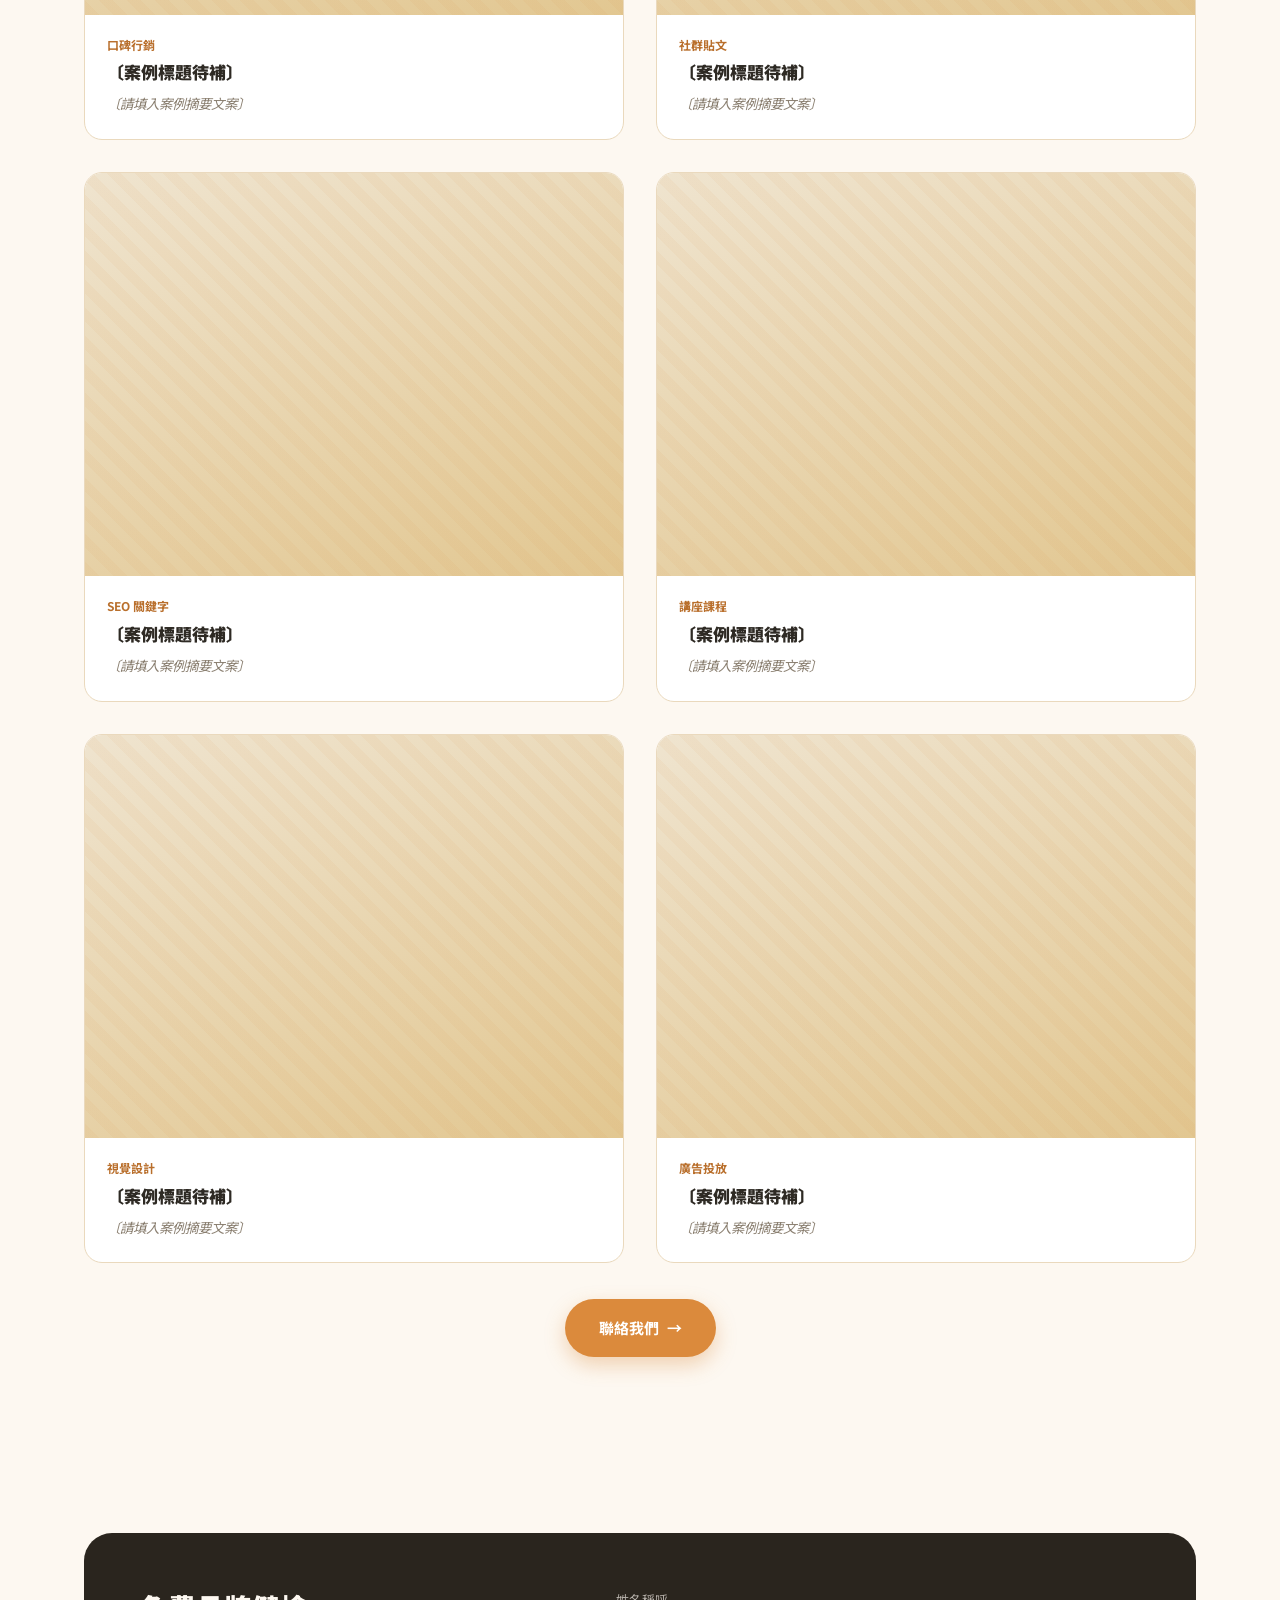
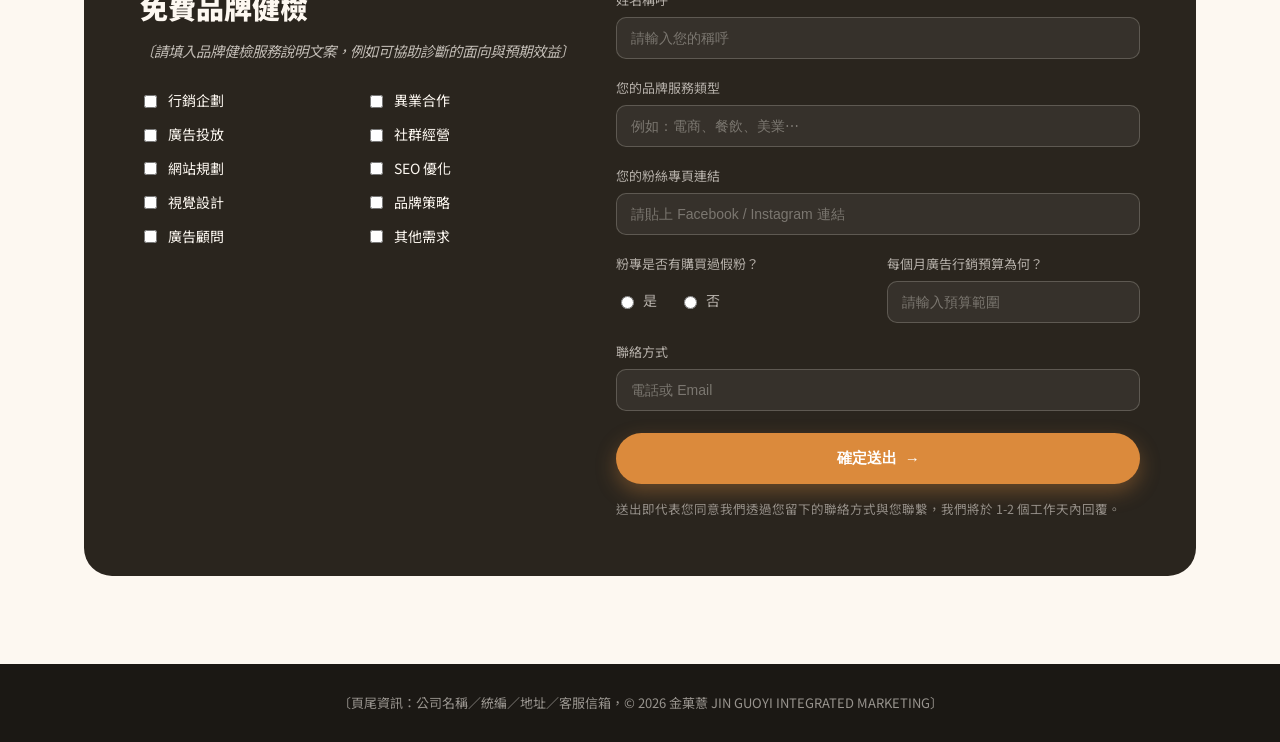
<file: cases.html>
<!doctype html>
<html lang="zh-Hant">
<head>
<meta charset="UTF-8">
<meta name="viewport" content="width=device-width, initial-scale=1.0">
<title>案例分享｜金菓薏 JIN GUOYI INTEGRATED MARKETING</title>
<meta name="description" content="〔請填入案例分享 SEO 描述文案〕">
<link rel="preconnect" href="https://fonts.googleapis.com">
<link href="https://fonts.googleapis.com/css2?family=Noto+Sans+TC:wght@400;500;700;900&family=Space+Grotesk:wght@500;700&display=swap" rel="stylesheet">
<link rel="stylesheet" href="assets/css/style.css">
</head>
<body>

<header class="site-header">
  <div class="site-header__bar">
    <a href="index.html" class="logo">
      <span class="logo__mark">薏</span>
      <span>金菓薏<span class="logo__sub">JIN GUOYI INTEGRATED MARKETING</span></span>
    </a>
    <nav class="nav">
      <a href="index.html">首頁</a>
      <a href="about.html">關於我們</a>
      <a href="services.html">服務介紹</a>
      <a href="cases.html" class="is-active">案例分享</a>
      <a href="blog.html">知識文教學</a>
    </nav>
    <div class="header-social">
      <a href="#" aria-label="Instagram"><svg viewBox="0 0 24 24" fill="none" stroke="currentColor" stroke-width="2" stroke-linecap="round" stroke-linejoin="round"><rect x="3" y="3" width="18" height="18" rx="5"/><circle cx="12" cy="12" r="4"/><circle cx="17.5" cy="6.5" r="0.8" fill="currentColor" stroke="none"/></svg></a>
      <a href="#" aria-label="Facebook"><svg viewBox="0 0 24 24" fill="none" stroke="currentColor" stroke-width="2" stroke-linecap="round" stroke-linejoin="round"><path d="M15 4h-2a3 3 0 0 0-3 3v3H7v4h3v6h4v-6h3l.5-4H14V7a1 1 0 0 1 1-1h2Z"/></svg></a>
      <a href="#" aria-label="Line"><svg viewBox="0 0 24 24" fill="none" stroke="currentColor" stroke-width="2" stroke-linecap="round" stroke-linejoin="round"><path d="M4 5h16a1 1 0 0 1 1 1v9a1 1 0 0 1-1 1H9l-4 4v-4H4a1 1 0 0 1-1-1V6a1 1 0 0 1 1-1z"/></svg></a>
      <a href="#contact" aria-label="聯絡我們"><svg viewBox="0 0 24 24" fill="none" stroke="currentColor" stroke-width="2" stroke-linecap="round" stroke-linejoin="round"><path d="M12 20h9"/><path d="M16.5 3.5a2.1 2.1 0 0 1 3 3L7 19l-4 1 1-4Z"/></svg></a>
    </div>
    <button class="nav-toggle" aria-label="選單"><span></span></button>
  </div>
</header>

<main>

  <section class="hero">
    <div class="container">
      <span class="eyebrow">案例分享</span>
      <h1>案例分享</h1>
      <p class="hero-sub">讓成果替品牌發聲</p>
      <a href="#contact" class="btn btn--primary">聯絡我們</a>
    </div>
  </section>

  <section class="section">
    <div class="container">
      <div class="filter-tags">
        <button class="is-active" data-filter="all">全部案例</button>
        <button data-filter="ad">廣告投放</button>
        <button data-filter="wom">口碑行銷</button>
        <button data-filter="social">社群貼文</button>
        <button data-filter="seo">SEO 關鍵字</button>
        <button data-filter="visual">視覺設計</button>
        <button data-filter="lecture">講座課程</button>
      </div>

      <div class="case-grid">
        <a href="case-detail.html" class="case-card" data-category="visual"><div class="thumb"></div><div class="card-body"><span class="cat">視覺設計</span><h3>〔案例標題待補〕</h3><p class="placeholder-copy">〔請填入案例摘要文案〕</p></div></a>
        <a href="case-detail.html" class="case-card" data-category="ad"><div class="thumb"></div><div class="card-body"><span class="cat">廣告投放</span><h3>〔案例標題待補〕</h3><p class="placeholder-copy">〔請填入案例摘要文案〕</p></div></a>
        <a href="case-detail.html" class="case-card" data-category="wom"><div class="thumb"></div><div class="card-body"><span class="cat">口碑行銷</span><h3>〔案例標題待補〕</h3><p class="placeholder-copy">〔請填入案例摘要文案〕</p></div></a>
        <a href="case-detail.html" class="case-card" data-category="social"><div class="thumb"></div><div class="card-body"><span class="cat">社群貼文</span><h3>〔案例標題待補〕</h3><p class="placeholder-copy">〔請填入案例摘要文案〕</p></div></a>
        <a href="case-detail.html" class="case-card" data-category="seo"><div class="thumb"></div><div class="card-body"><span class="cat">SEO 關鍵字</span><h3>〔案例標題待補〕</h3><p class="placeholder-copy">〔請填入案例摘要文案〕</p></div></a>
        <a href="case-detail.html" class="case-card" data-category="lecture"><div class="thumb"></div><div class="card-body"><span class="cat">講座課程</span><h3>〔案例標題待補〕</h3><p class="placeholder-copy">〔請填入案例摘要文案〕</p></div></a>
        <a href="case-detail.html" class="case-card" data-category="visual"><div class="thumb"></div><div class="card-body"><span class="cat">視覺設計</span><h3>〔案例標題待補〕</h3><p class="placeholder-copy">〔請填入案例摘要文案〕</p></div></a>
        <a href="case-detail.html" class="case-card" data-category="ad"><div class="thumb"></div><div class="card-body"><span class="cat">廣告投放</span><h3>〔案例標題待補〕</h3><p class="placeholder-copy">〔請填入案例摘要文案〕</p></div></a>
      </div>

      <div class="text-center" style="margin-top:36px;">
        <a href="#contact" class="btn btn--primary">聯絡我們</a>
      </div>
    </div>
  </section>

  <section id="contact" class="section">
    <div class="container">
      <form class="contact-form">
      <div class="contact-section">
        <div class="contact-left">
          <h2>免費品牌健檢</h2>
          <p class="placeholder-copy">〔請填入品牌健檢服務說明文案，例如可協助診斷的面向與預期效益〕</p>
          <div class="check-grid">
            <label><input type="checkbox" name="interests" value="行銷企劃"> 行銷企劃</label>
            <label><input type="checkbox" name="interests" value="異業合作"> 異業合作</label>
            <label><input type="checkbox" name="interests" value="廣告投放"> 廣告投放</label>
            <label><input type="checkbox" name="interests" value="社群經營"> 社群經營</label>
            <label><input type="checkbox" name="interests" value="網站規劃"> 網站規劃</label>
            <label><input type="checkbox" name="interests" value="SEO 優化"> SEO 優化</label>
            <label><input type="checkbox" name="interests" value="視覺設計"> 視覺設計</label>
            <label><input type="checkbox" name="interests" value="品牌策略"> 品牌策略</label>
            <label><input type="checkbox" name="interests" value="廣告顧問"> 廣告顧問</label>
            <label><input type="checkbox" name="interests" value="其他需求"> 其他需求</label>
          </div>
        </div>
        <div class="contact-right">
            <div class="form-grid">
              <div class="full">
                <label>姓名稱呼</label>
                <input type="text" name="name" placeholder="請輸入您的稱呼">
              </div>
              <div class="full">
                <label>您的品牌服務類型</label>
                <input type="text" name="bizType" placeholder="例如：電商、餐飲、美業⋯">
              </div>
              <div class="full">
                <label>您的粉絲專頁連結</label>
                <input type="text" name="fbLink" placeholder="請貼上 Facebook / Instagram 連結">
              </div>
              <div>
                <label>粉專是否有購買過假粉？</label>
                <div class="radio-row">
                  <label><input type="radio" name="fakeFans" value="是"> 是</label>
                  <label><input type="radio" name="fakeFans" value="否"> 否</label>
                </div>
              </div>
              <div>
                <label>每個月廣告行銷預算為何？</label>
                <input type="text" name="budget" placeholder="請輸入預算範圍">
              </div>
              <div class="full">
                <label>聯絡方式</label>
                <input type="text" name="contact" placeholder="電話或 Email">
              </div>
            </div>
            <button type="submit" class="btn btn--primary btn--block" style="margin-top:22px;">確定送出</button>
            <p class="form-note">送出即代表您同意我們透過您留下的聯絡方式與您聯繫，我們將於 1-2 個工作天內回覆。</p>
            <p class="form-success">感謝您的填寫，我們將盡快與您聯繫！</p>
        </div>
      </div>
      </form>
    </div>
  </section>

</main>

<footer class="site-footer">
  <div class="container">
    〔頁尾資訊：公司名稱／統編／地址／客服信箱，© 2026 金菓薏 JIN GUOYI INTEGRATED MARKETING〕
  </div>
</footer>
<div class="consult-tab" onclick="document.getElementById('contact').scrollIntoView({behavior:'smooth'})">限量免費諮詢</div>
<script src="assets/js/main.js"></script>
</body>
</html>
</file>
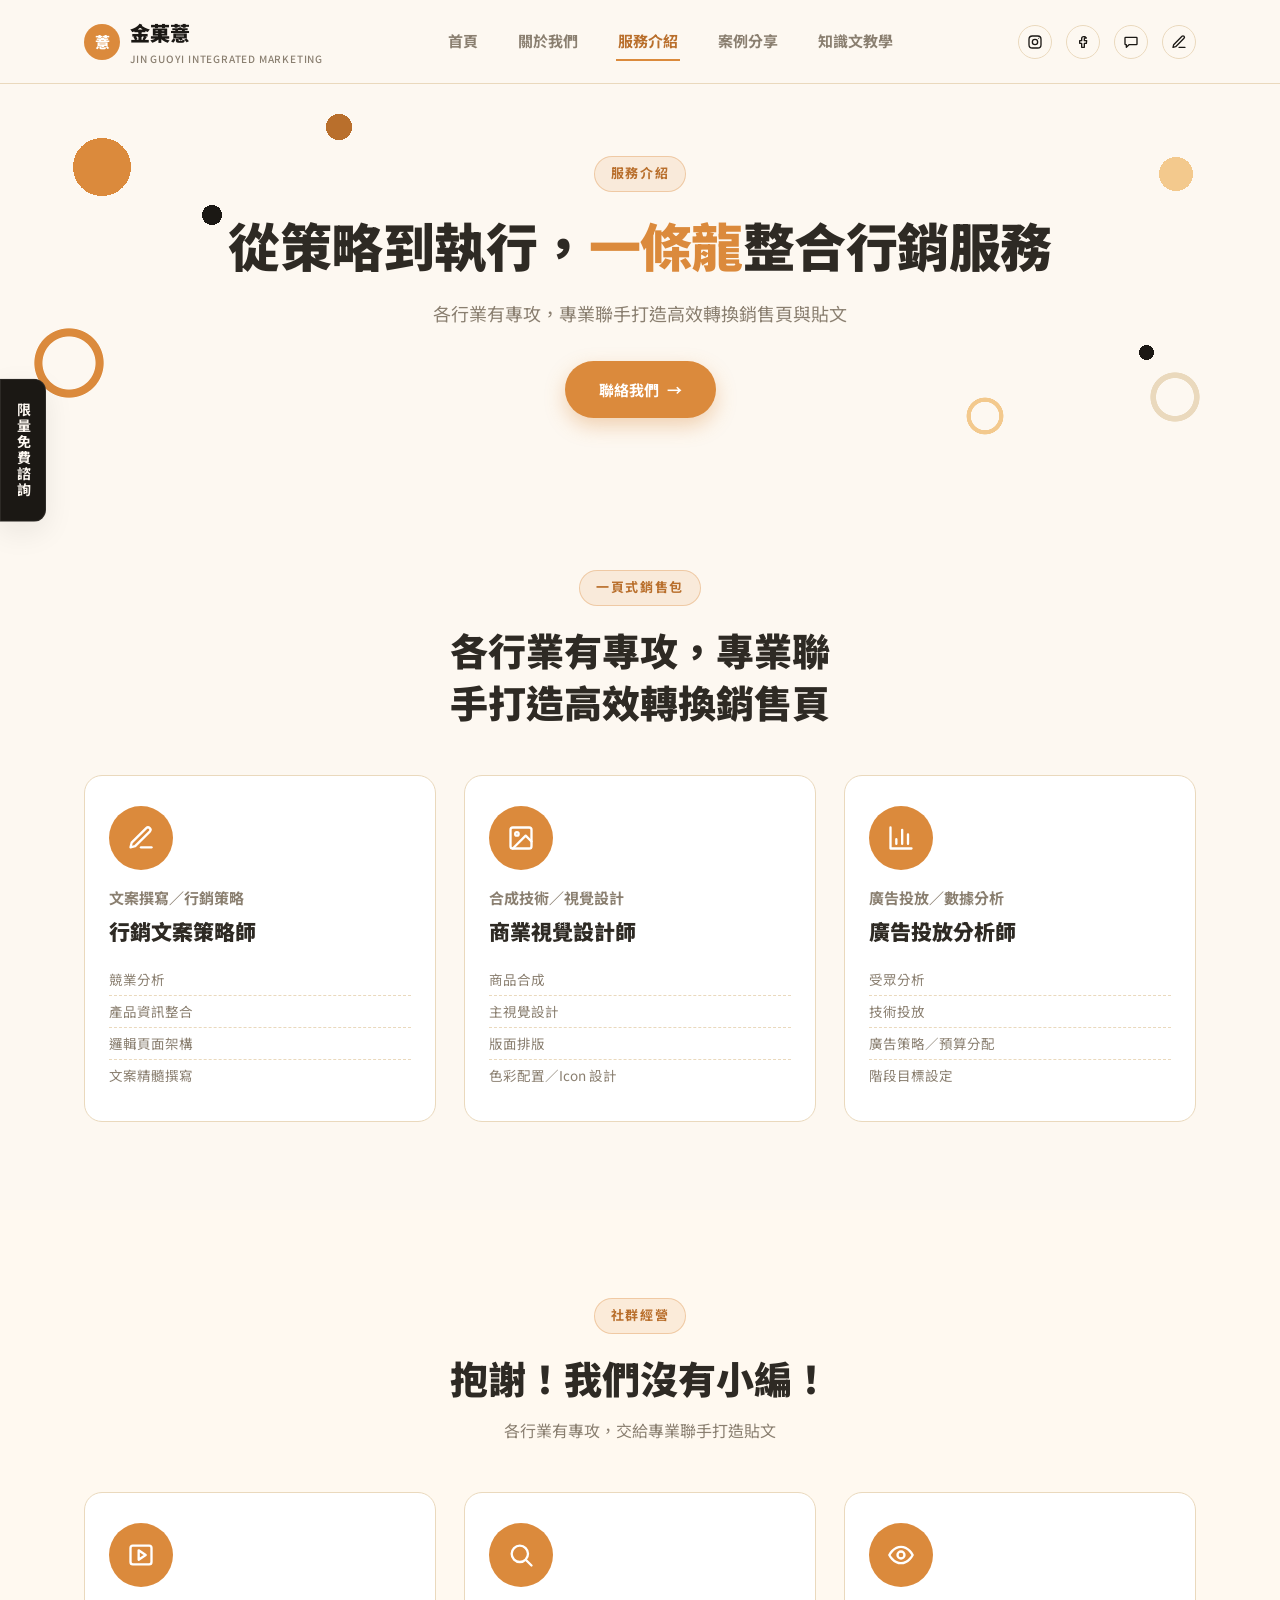
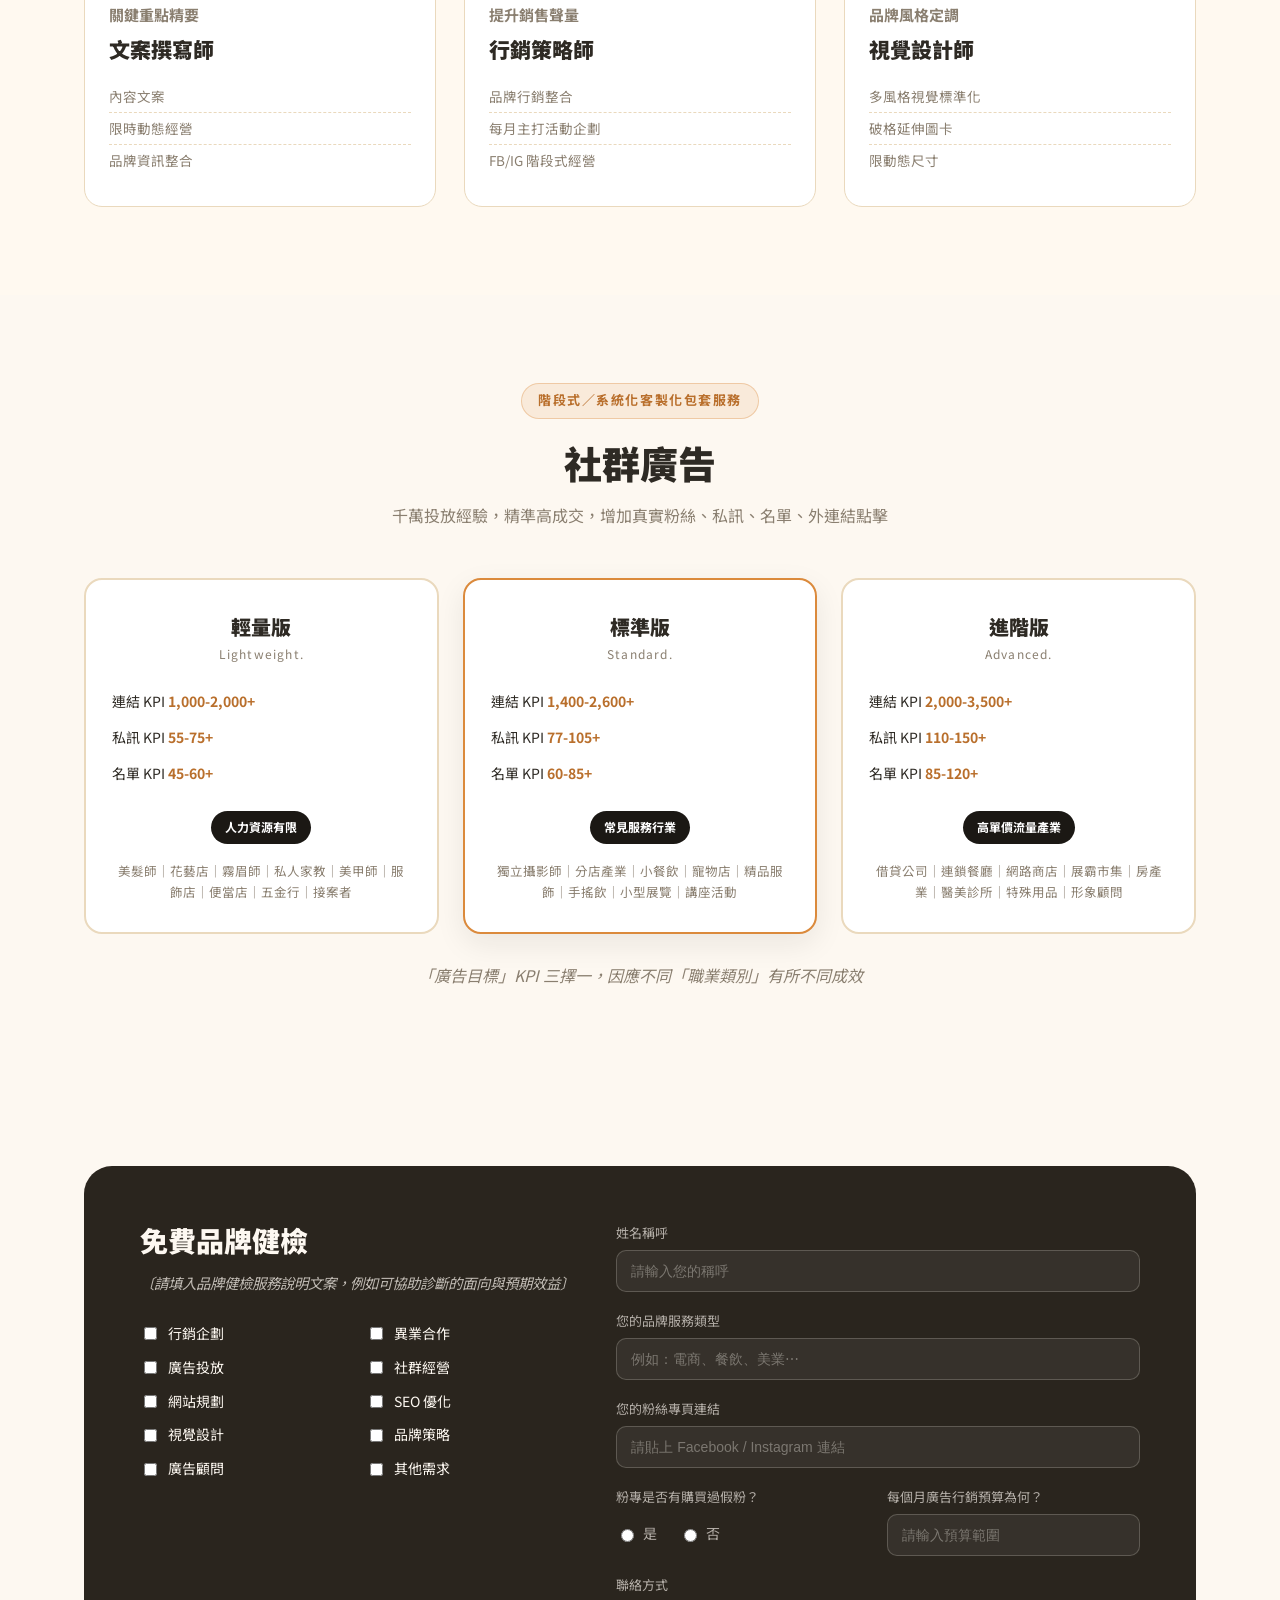
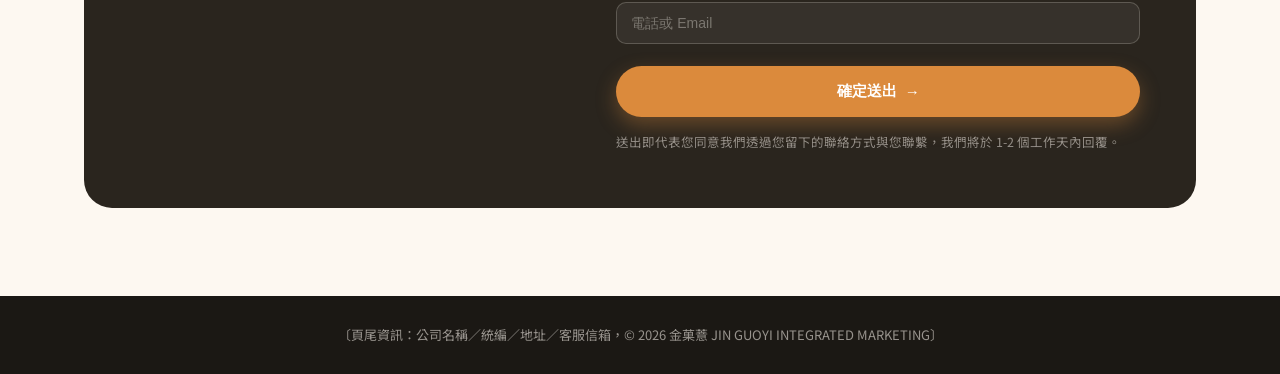
<file: services.html>
<!doctype html>
<html lang="zh-Hant">
<head>
<meta charset="UTF-8">
<meta name="viewport" content="width=device-width, initial-scale=1.0">
<title>服務介紹｜金菓薏 JIN GUOYI INTEGRATED MARKETING</title>
<meta name="description" content="〔請填入服務介紹 SEO 描述文案〕">
<link rel="preconnect" href="https://fonts.googleapis.com">
<link href="https://fonts.googleapis.com/css2?family=Noto+Sans+TC:wght@400;500;700;900&family=Space+Grotesk:wght@500;700&display=swap" rel="stylesheet">
<link rel="stylesheet" href="assets/css/style.css">
</head>
<body>

<header class="site-header">
  <div class="site-header__bar">
    <a href="index.html" class="logo">
      <span class="logo__mark">薏</span>
      <span>金菓薏<span class="logo__sub">JIN GUOYI INTEGRATED MARKETING</span></span>
    </a>
    <nav class="nav">
      <a href="index.html">首頁</a>
      <a href="about.html">關於我們</a>
      <a href="services.html" class="is-active">服務介紹</a>
      <a href="cases.html">案例分享</a>
      <a href="blog.html">知識文教學</a>
    </nav>
    <div class="header-social">
      <a href="#" aria-label="Instagram"><svg viewBox="0 0 24 24" fill="none" stroke="currentColor" stroke-width="2" stroke-linecap="round" stroke-linejoin="round"><rect x="3" y="3" width="18" height="18" rx="5"/><circle cx="12" cy="12" r="4"/><circle cx="17.5" cy="6.5" r="0.8" fill="currentColor" stroke="none"/></svg></a>
      <a href="#" aria-label="Facebook"><svg viewBox="0 0 24 24" fill="none" stroke="currentColor" stroke-width="2" stroke-linecap="round" stroke-linejoin="round"><path d="M15 4h-2a3 3 0 0 0-3 3v3H7v4h3v6h4v-6h3l.5-4H14V7a1 1 0 0 1 1-1h2Z"/></svg></a>
      <a href="#" aria-label="Line"><svg viewBox="0 0 24 24" fill="none" stroke="currentColor" stroke-width="2" stroke-linecap="round" stroke-linejoin="round"><path d="M4 5h16a1 1 0 0 1 1 1v9a1 1 0 0 1-1 1H9l-4 4v-4H4a1 1 0 0 1-1-1V6a1 1 0 0 1 1-1z"/></svg></a>
      <a href="#contact" aria-label="聯絡我們"><svg viewBox="0 0 24 24" fill="none" stroke="currentColor" stroke-width="2" stroke-linecap="round" stroke-linejoin="round"><path d="M12 20h9"/><path d="M16.5 3.5a2.1 2.1 0 0 1 3 3L7 19l-4 1 1-4Z"/></svg></a>
    </div>
    <button class="nav-toggle" aria-label="選單"><span></span></button>
  </div>
</header>

<main>

  <section class="hero">
    <div class="container">
      <span class="eyebrow">服務介紹</span>
      <h1>從策略到執行，<span class="hl">一條龍</span>整合行銷服務</h1>
      <p class="hero-sub">各行業有專攻，專業聯手打造高效轉換銷售頁與貼文</p>
      <a href="#contact" class="btn btn--primary">聯絡我們</a>
    </div>
  </section>

  <section class="section">
    <div class="container">
      <div class="section-head">
        <span class="eyebrow">一頁式銷售包</span>
        <h2>各行業有專攻，專業聯手打造高效轉換銷售頁</h2>
      </div>
      <div class="role-grid">
        <div class="role-card">
          <div class="icon-circle"><svg viewBox="0 0 24 24" fill="none" stroke="currentColor" stroke-width="2" stroke-linecap="round" stroke-linejoin="round"><path d="M12 20h9"/><path d="M16.5 3.5a2.1 2.1 0 0 1 3 3L7 19l-4 1 1-4Z"/></svg></div>
          <h4>文案撰寫／行銷策略</h4>
          <div class="role-title">行銷文案策略師</div>
          <ul>
            <li>競業分析</li>
            <li>產品資訊整合</li>
            <li>邏輯頁面架構</li>
            <li>文案精髓撰寫</li>
          </ul>
        </div>
        <div class="role-card">
          <div class="icon-circle"><svg viewBox="0 0 24 24" fill="none" stroke="currentColor" stroke-width="2" stroke-linecap="round" stroke-linejoin="round"><rect x="3" y="3" width="18" height="18" rx="2"/><circle cx="8.5" cy="8.5" r="1.5"/><path d="m21 15-5-5L5 21"/></svg></div>
          <h4>合成技術／視覺設計</h4>
          <div class="role-title">商業視覺設計師</div>
          <ul>
            <li>商品合成</li>
            <li>主視覺設計</li>
            <li>版面排版</li>
            <li>色彩配置／Icon 設計</li>
          </ul>
        </div>
        <div class="role-card">
          <div class="icon-circle"><svg viewBox="0 0 24 24" fill="none" stroke="currentColor" stroke-width="2" stroke-linecap="round" stroke-linejoin="round"><path d="M3 3v18h18"/><path d="M18 17V9M13 17V5M8 17v-4"/></svg></div>
          <h4>廣告投放／數據分析</h4>
          <div class="role-title">廣告投放分析師</div>
          <ul>
            <li>受眾分析</li>
            <li>技術投放</li>
            <li>廣告策略／預算分配</li>
            <li>階段目標設定</li>
          </ul>
        </div>
      </div>
    </div>
  </section>

  <section class="section section--soft">
    <div class="container">
      <div class="section-head">
        <span class="eyebrow">社群經營</span>
        <h2>抱謝！我們沒有小編！</h2>
        <p>各行業有專攻，交給專業聯手打造貼文</p>
      </div>
      <div class="role-grid">
        <div class="role-card">
          <div class="icon-circle"><svg viewBox="0 0 24 24" fill="none" stroke="currentColor" stroke-width="2" stroke-linecap="round" stroke-linejoin="round"><path d="m10 8 6 4-6 4z"/><rect x="3" y="4" width="18" height="16" rx="2"/></svg></div>
          <h4>關鍵重點精要</h4>
          <div class="role-title">文案撰寫師</div>
          <ul>
            <li>內容文案</li>
            <li>限時動態經營</li>
            <li>品牌資訊整合</li>
          </ul>
        </div>
        <div class="role-card">
          <div class="icon-circle"><svg viewBox="0 0 24 24" fill="none" stroke="currentColor" stroke-width="2" stroke-linecap="round" stroke-linejoin="round"><circle cx="11" cy="11" r="7"/><path d="m21 21-4.3-4.3"/></svg></div>
          <h4>提升銷售聲量</h4>
          <div class="role-title">行銷策略師</div>
          <ul>
            <li>品牌行銷整合</li>
            <li>每月主打活動企劃</li>
            <li>FB/IG 階段式經營</li>
          </ul>
        </div>
        <div class="role-card">
          <div class="icon-circle"><svg viewBox="0 0 24 24" fill="none" stroke="currentColor" stroke-width="2" stroke-linecap="round" stroke-linejoin="round"><path d="M2 12s3.5-7 10-7 10 7 10 7-3.5 7-10 7-10-7-10-7Z"/><circle cx="12" cy="12" r="3"/></svg></div>
          <h4>品牌風格定調</h4>
          <div class="role-title">視覺設計師</div>
          <ul>
            <li>多風格視覺標準化</li>
            <li>破格延伸圖卡</li>
            <li>限動態尺寸</li>
          </ul>
        </div>
      </div>
    </div>
  </section>

  <section class="section">
    <div class="container">
      <div class="section-head">
        <span class="eyebrow">階段式／系統化客製化包套服務</span>
        <h2>社群廣告</h2>
        <p>千萬投放經驗，精準高成交，增加真實粉絲、私訊、名單、外連結點擊</p>
      </div>
      <div class="package-grid">
        <div class="package-card">
          <div class="plan-name">輕量版</div>
          <div class="plan-en">Lightweight.</div>
          <ul class="kpi-list">
            <li>連結 KPI <b>1,000-2,000+</b></li>
            <li>私訊 KPI <b>55-75+</b></li>
            <li>名單 KPI <b>45-60+</b></li>
          </ul>
          <div class="tag-pill">人力資源有限</div>
          <p class="fit-tags">美髮師｜花藝店｜霧眉師｜私人家教｜美甲師｜服飾店｜便當店｜五金行｜接案者</p>
        </div>
        <div class="package-card is-featured">
          <div class="plan-name">標準版</div>
          <div class="plan-en">Standard.</div>
          <ul class="kpi-list">
            <li>連結 KPI <b>1,400-2,600+</b></li>
            <li>私訊 KPI <b>77-105+</b></li>
            <li>名單 KPI <b>60-85+</b></li>
          </ul>
          <div class="tag-pill">常見服務行業</div>
          <p class="fit-tags">獨立攝影師｜分店產業｜小餐飲｜寵物店｜精品服飾｜手搖飲｜小型展覽｜講座活動</p>
        </div>
        <div class="package-card">
          <div class="plan-name">進階版</div>
          <div class="plan-en">Advanced.</div>
          <ul class="kpi-list">
            <li>連結 KPI <b>2,000-3,500+</b></li>
            <li>私訊 KPI <b>110-150+</b></li>
            <li>名單 KPI <b>85-120+</b></li>
          </ul>
          <div class="tag-pill">高單價流量產業</div>
          <p class="fit-tags">借貸公司｜連鎖餐廳｜網路商店｜展霸市集｜房產業｜醫美診所｜特殊用品｜形象顧問</p>
        </div>
      </div>
      <p class="placeholder-copy text-center" style="margin-top:28px;">「廣告目標」KPI 三擇一，因應不同「職業類別」有所不同成效</p>
    </div>
  </section>

  <section id="contact" class="section">
    <div class="container">
      <form class="contact-form">
      <div class="contact-section">
        <div class="contact-left">
          <h2>免費品牌健檢</h2>
          <p class="placeholder-copy">〔請填入品牌健檢服務說明文案，例如可協助診斷的面向與預期效益〕</p>
          <div class="check-grid">
            <label><input type="checkbox" name="interests" value="行銷企劃"> 行銷企劃</label>
            <label><input type="checkbox" name="interests" value="異業合作"> 異業合作</label>
            <label><input type="checkbox" name="interests" value="廣告投放"> 廣告投放</label>
            <label><input type="checkbox" name="interests" value="社群經營"> 社群經營</label>
            <label><input type="checkbox" name="interests" value="網站規劃"> 網站規劃</label>
            <label><input type="checkbox" name="interests" value="SEO 優化"> SEO 優化</label>
            <label><input type="checkbox" name="interests" value="視覺設計"> 視覺設計</label>
            <label><input type="checkbox" name="interests" value="品牌策略"> 品牌策略</label>
            <label><input type="checkbox" name="interests" value="廣告顧問"> 廣告顧問</label>
            <label><input type="checkbox" name="interests" value="其他需求"> 其他需求</label>
          </div>
        </div>
        <div class="contact-right">
            <div class="form-grid">
              <div class="full">
                <label>姓名稱呼</label>
                <input type="text" name="name" placeholder="請輸入您的稱呼">
              </div>
              <div class="full">
                <label>您的品牌服務類型</label>
                <input type="text" name="bizType" placeholder="例如：電商、餐飲、美業⋯">
              </div>
              <div class="full">
                <label>您的粉絲專頁連結</label>
                <input type="text" name="fbLink" placeholder="請貼上 Facebook / Instagram 連結">
              </div>
              <div>
                <label>粉專是否有購買過假粉？</label>
                <div class="radio-row">
                  <label><input type="radio" name="fakeFans" value="是"> 是</label>
                  <label><input type="radio" name="fakeFans" value="否"> 否</label>
                </div>
              </div>
              <div>
                <label>每個月廣告行銷預算為何？</label>
                <input type="text" name="budget" placeholder="請輸入預算範圍">
              </div>
              <div class="full">
                <label>聯絡方式</label>
                <input type="text" name="contact" placeholder="電話或 Email">
              </div>
            </div>
            <button type="submit" class="btn btn--primary btn--block" style="margin-top:22px;">確定送出</button>
            <p class="form-note">送出即代表您同意我們透過您留下的聯絡方式與您聯繫，我們將於 1-2 個工作天內回覆。</p>
            <p class="form-success">感謝您的填寫，我們將盡快與您聯繫！</p>
        </div>
      </div>
      </form>
    </div>
  </section>

</main>

<footer class="site-footer">
  <div class="container">
    〔頁尾資訊：公司名稱／統編／地址／客服信箱，© 2026 金菓薏 JIN GUOYI INTEGRATED MARKETING〕
  </div>
</footer>
<div class="consult-tab" onclick="document.getElementById('contact').scrollIntoView({behavior:'smooth'})">限量免費諮詢</div>
<script src="assets/js/main.js"></script>
</body>
</html>
</file>
<file: assets/css/style.css>
/* ===== Tokens ===== */
:root {
  --orange: #db8a3c;
  --orange-dark: #b96f2c;
  --orange-light: #f3c98d;
  --cream: #fdf8f1;
  --cream-card: #fff9f0;
  --dark: #1b1814;
  --dark-soft: #2a251e;
  --text: #2e2a24;
  --text-muted: #8a7f70;
  --border: #ead9bd;
  --white: #ffffff;
  --shadow: 0 10px 30px rgba(27, 24, 20, 0.08);
  --radius: 18px;
  --container: 1160px;
  --font-display: "Space Grotesk", "Noto Sans TC", sans-serif;
}

* { box-sizing: border-box; }
html { scroll-behavior: smooth; }
body {
  margin: 0;
  font-family: "Noto Sans TC", "PingFang TC", "Microsoft JhengHei", sans-serif;
  background: var(--cream);
  color: var(--text);
  line-height: 1.7;
  -webkit-font-smoothing: antialiased;
}
img { max-width: 100%; display: block; }
a { color: inherit; text-decoration: none; }
ul { list-style: none; margin: 0; padding: 0; }
h1, h2, h3, h4 { font-weight: 900; margin: 0; line-height: 1.35; }
p { margin: 0; }
.container { max-width: var(--container); margin: 0 auto; padding: 0 24px; }
.section { padding: 88px 0; }
.section--tight { padding: 56px 0; }
.section--dark {
  position: relative;
  overflow: hidden;
  background-color: var(--dark);
  color: var(--cream);
  background-repeat: no-repeat;
  background-image:
    radial-gradient(circle closest-side, var(--orange) 100%, transparent 100%),
    radial-gradient(circle closest-side, transparent 58%, var(--orange) 60%, var(--orange) 76%, transparent 78%),
    radial-gradient(circle closest-side, rgba(253, 248, 241, 0.5) 100%, transparent 100%),
    radial-gradient(circle closest-side, var(--orange) 100%, transparent 100%),
    radial-gradient(circle closest-side, transparent 58%, rgba(253, 248, 241, 0.4) 60%, rgba(253, 248, 241, 0.4) 76%, transparent 78%);
  background-size: 26px 26px, 70px 70px, 12px 12px, 40px 40px, 56px 56px;
  background-position: 8% 20%, 4% 72%, 92% 24%, 91% 70%, 95% 40%;
}
.section--dark .container { position: relative; z-index: 1; }
.section--soft { background: var(--cream-card); }
.placeholder-copy { color: var(--text-muted); font-style: italic; }

.eyebrow {
  display: inline-block;
  font-family: var(--font-display);
  font-size: 13px;
  font-weight: 700;
  letter-spacing: 0.12em;
  color: var(--orange-dark);
  background: rgba(219, 138, 60, 0.12);
  border: 1px solid rgba(219, 138, 60, 0.35);
  padding: 6px 16px;
  border-radius: 999px;
  margin-bottom: 18px;
}
.section-head { text-align: center; max-width: 620px; margin: 0 auto 48px; }
.section-head h2 { font-size: clamp(26px, 3.4vw, 38px); text-wrap: balance; }
.section-head p { margin-top: 14px; color: var(--text-muted); font-size: 16px; }

.wordmark-lg {
  font-family: var(--font-display);
  font-size: clamp(42px, 9vw, 96px);
  font-weight: 700;
  letter-spacing: 0.04em;
  margin: 14px 0 6px;
  line-height: 1;
}

/* ===== Buttons ===== */
.btn {
  display: inline-flex;
  align-items: center;
  justify-content: center;
  gap: 8px;
  padding: 14px 32px;
  border-radius: 999px;
  font-weight: 700;
  font-size: 15px;
  border: 2px solid transparent;
  cursor: pointer;
  transition: transform 0.15s ease, box-shadow 0.15s ease, background 0.15s ease;
}
.btn:hover { transform: translateY(-2px); }
.btn--primary { background: var(--orange); color: var(--white); box-shadow: 0 8px 20px rgba(219,138,60,0.35); }
.btn--primary:hover { background: var(--orange-dark); }
.btn--primary::after {
  content: "→";
  display: inline-block;
  transition: transform 0.15s ease;
}
.btn--primary:hover::after { transform: translateX(4px); }
.btn--outline { background: transparent; color: var(--dark); border-color: var(--dark); }
.btn--outline:hover { background: var(--dark); color: var(--white); }
.btn--dark { background: var(--dark); color: var(--cream); }
.btn--dark:hover { background: var(--dark-soft); }
.btn--outline-light { background: transparent; color: var(--white); border-color: rgba(255,255,255,0.6); }
.btn--outline-light:hover { background: var(--white); color: var(--dark); }
.btn--sm { padding: 10px 22px; font-size: 14px; }
.btn--block { width: 100%; }

/* ===== Header ===== */
.site-header {
  position: sticky;
  top: 0;
  z-index: 100;
  background: rgba(253, 248, 241, 0.92);
  backdrop-filter: blur(10px);
  border-bottom: 1px solid var(--border);
}
.site-header__bar {
  max-width: var(--container);
  margin: 0 auto;
  padding: 16px 24px;
  display: flex;
  align-items: center;
  justify-content: space-between;
  gap: 24px;
}
.logo {
  display: flex;
  align-items: center;
  gap: 10px;
  font-weight: 900;
  font-size: 20px;
  color: var(--dark);
  white-space: nowrap;
}
.logo__mark {
  width: 36px;
  height: 36px;
  border-radius: 50%;
  background: var(--orange);
  display: flex;
  align-items: center;
  justify-content: center;
  color: var(--white);
  font-size: 15px;
  font-weight: 900;
  flex-shrink: 0;
}
.logo__sub { font-size: 10px; letter-spacing: 0.08em; color: var(--text-muted); font-weight: 500; display: block; }

.nav {
  display: flex;
  align-items: center;
  gap: 36px;
}
.nav a {
  font-size: 15px;
  font-weight: 700;
  color: var(--text-muted);
  padding: 6px 2px;
  border-bottom: 2px solid transparent;
}
.nav a:hover, .nav a.is-active {
  color: var(--orange-dark);
  border-bottom-color: var(--orange);
}
.header-social {
  display: flex;
  align-items: center;
  gap: 14px;
}
.header-social a {
  width: 34px;
  height: 34px;
  border-radius: 50%;
  border: 1px solid var(--border);
  display: flex;
  align-items: center;
  justify-content: center;
  color: var(--dark);
  transition: background 0.15s ease, color 0.15s ease;
}
.header-social a:hover { background: var(--orange); color: var(--white); border-color: var(--orange); }
.header-social svg { width: 16px; height: 16px; }

.nav-toggle {
  display: none;
  width: 40px;
  height: 40px;
  border-radius: 10px;
  border: 1px solid var(--border);
  background: var(--white);
  align-items: center;
  justify-content: center;
  cursor: pointer;
}
.nav-toggle span, .nav-toggle span::before, .nav-toggle span::after {
  content: "";
  display: block;
  width: 18px;
  height: 2px;
  background: var(--dark);
  position: relative;
  transition: 0.2s;
}
.nav-toggle span::before { position: absolute; top: -6px; }
.nav-toggle span::after { position: absolute; top: 6px; }

/* ===== Floating consult tab ===== */
.consult-tab {
  position: fixed;
  left: 0;
  top: 50%;
  transform: translateY(-50%);
  background: var(--dark);
  color: var(--cream);
  writing-mode: vertical-rl;
  padding: 22px 10px;
  border-radius: 0 12px 12px 0;
  font-size: 14px;
  font-weight: 700;
  letter-spacing: 0.15em;
  z-index: 90;
  box-shadow: var(--shadow);
  border: 1px solid rgba(255,255,255,0.08);
  cursor: pointer;
}
.consult-tab:hover { background: var(--orange-dark); }

/* ===== Hero ===== */
.hero {
  position: relative;
  overflow: hidden;
  padding: 72px 0 64px;
  text-align: center;
  background-color: var(--cream);
  background-repeat: no-repeat;
  background-image:
    radial-gradient(circle closest-side, var(--orange) 100%, transparent 100%),
    radial-gradient(circle closest-side, var(--dark) 100%, transparent 100%),
    radial-gradient(circle closest-side, transparent 58%, var(--orange) 60%, var(--orange) 76%, transparent 78%),
    radial-gradient(circle closest-side, var(--orange-light) 100%, transparent 100%),
    radial-gradient(circle closest-side, var(--dark) 100%, transparent 100%),
    radial-gradient(circle closest-side, transparent 58%, var(--border) 60%, var(--border) 76%, transparent 78%),
    radial-gradient(circle closest-side, var(--orange-dark) 100%, transparent 100%),
    radial-gradient(circle closest-side, transparent 58%, var(--orange-light) 60%, var(--orange-light) 76%, transparent 78%);
  background-size: 58px 58px, 20px 20px, 90px 90px, 34px 34px, 15px 15px, 64px 64px, 26px 26px, 48px 48px;
  background-position: 6% 16%, 16% 32%, 2% 76%, 93% 20%, 90% 68%, 94% 84%, 26% 8%, 78% 88%;
}
.hero .container { position: relative; z-index: 1; }
.hero h1 {
  font-size: clamp(32px, 5vw, 52px);
  letter-spacing: -0.01em;
  text-wrap: balance;
}
.hero h1 .hl { color: var(--orange); }
.hero p.hero-sub {
  margin-top: 18px;
  font-size: 18px;
  color: var(--text-muted);
}
.hero .btn { margin-top: 32px; }
.hero .cta-row { display: flex; gap: 14px; justify-content: center; flex-wrap: wrap; margin-top: 32px; }
.hero .cta-row .btn { margin-top: 0; }
.hero-tags {
  margin-top: 28px;
  font-size: 13px;
  color: var(--text-muted);
}
.hero-tags span { margin: 0 10px; }

.hero--split {
  display: grid;
  grid-template-columns: 1.05fr 0.95fr;
  align-items: center;
  gap: 56px;
  text-align: left;
  padding: 72px 0;
}
.hero--split .hero-media {
  border-radius: var(--radius);
  aspect-ratio: 3/4;
  background: linear-gradient(160deg, var(--orange-light), var(--orange));
  box-shadow: var(--shadow);
}

/* ===== Stats ===== */
.stats {
  display: grid;
  grid-template-columns: repeat(5, 1fr);
  gap: 24px;
  text-align: center;
}
.stats__item {
  position: relative;
}
.stats__item:not(:first-child)::before {
  content: "";
  position: absolute;
  left: -12px;
  top: 8%;
  width: 1px;
  height: 84%;
  background: var(--border);
}
.stats__item .num {
  font-family: var(--font-display);
  font-size: clamp(30px, 4vw, 44px);
  font-weight: 700;
  color: var(--orange);
}
.stats__item .label { margin-top: 6px; font-size: 14px; color: var(--text-muted); font-weight: 700; }

/* ===== Icon feature grid ===== */
.feature-grid {
  display: grid;
  grid-template-columns: repeat(3, 1fr);
  gap: 28px;
}
.feature-card, .role-card, .review-card {
  transition: transform 0.15s ease, box-shadow 0.15s ease;
}
.feature-card:hover, .role-card:hover, .review-card:hover {
  transform: translateY(-4px);
  box-shadow: var(--shadow);
}
.feature-card {
  position: relative;
  background: var(--cream-card);
  border: 1px solid var(--border);
  border-radius: var(--radius);
  padding: 32px 26px;
  text-align: center;
}
.feature-card .n {
  font-family: var(--font-display);
  font-size: 46px;
  font-weight: 700;
  color: var(--border);
  line-height: 1;
  margin-bottom: -6px;
}
.section--dark .section-head p { color: rgba(253, 248, 241, 0.65); }
.section--dark .feature-card {
  background: rgba(253, 248, 241, 0.05);
  border-color: rgba(253, 248, 241, 0.14);
}
.section--dark .feature-card .n { color: rgba(253, 248, 241, 0.12); font-size: 64px; }
.section--dark .feature-card h3 { color: var(--cream); }
.section--dark .feature-card p { color: rgba(253, 248, 241, 0.55); }
.icon-circle {
  width: 64px;
  height: 64px;
  border-radius: 50%;
  background: var(--orange);
  color: var(--white);
  display: flex;
  align-items: center;
  justify-content: center;
  margin: 0 auto 18px;
}
.icon-circle svg { width: 28px; height: 28px; }
.feature-card h3 { font-size: 18px; margin-bottom: 6px; }
.feature-card .role { font-size: 20px; font-weight: 900; color: var(--orange-dark); margin: 4px 0 12px; }
.feature-card .tags { font-size: 13px; color: var(--text-muted); }

/* ===== Role / package cards (services) ===== */
.role-grid {
  display: grid;
  grid-template-columns: repeat(3, 1fr);
  gap: 28px;
}
.role-card {
  background: var(--white);
  border: 1px solid var(--border);
  border-radius: var(--radius);
  padding: 30px 24px;
}
.role-card .icon-circle { margin: 0 0 18px; }
.role-card h4 { font-size: 15px; color: var(--text-muted); font-weight: 700; }
.role-card .role-title { font-size: 21px; font-weight: 900; margin: 6px 0 14px; }
.role-card ul li {
  font-size: 13.5px;
  color: var(--text-muted);
  padding: 4px 0;
  border-top: 1px dashed var(--border);
}
.role-card ul li:first-child { border-top: none; }

.package-grid {
  display: grid;
  grid-template-columns: repeat(3, 1fr);
  gap: 24px;
}
.package-card {
  background: var(--white);
  border: 2px solid var(--border);
  border-radius: var(--radius);
  padding: 30px 26px;
  text-align: center;
}
.package-card.is-featured { border-color: var(--orange); box-shadow: var(--shadow); }
.package-card .plan-name { font-size: 20px; font-weight: 900; }
.package-card .plan-en { font-size: 12px; color: var(--text-muted); letter-spacing: 0.1em; margin-bottom: 20px; }
.package-card .kpi-list { text-align: left; font-size: 14px; margin-bottom: 20px; }
.package-card .kpi-list li { padding: 6px 0; }
.package-card .kpi-list b { color: var(--orange-dark); }
.package-card .tag-pill {
  display: inline-block;
  background: var(--dark);
  color: var(--white);
  font-size: 12px;
  font-weight: 700;
  padding: 6px 14px;
  border-radius: 999px;
  margin-bottom: 16px;
}
.package-card .fit-tags { font-size: 12.5px; color: var(--text-muted); }

/* ===== Timeline (about) ===== */
.about-story {
  display: grid;
  grid-template-columns: 0.85fr 1.15fr;
  gap: 56px;
  align-items: start;
}
.about-photo {
  border-radius: var(--radius);
  aspect-ratio: 3/4;
  background: linear-gradient(160deg, #f0d9b5, var(--orange));
  box-shadow: var(--shadow);
}
.timeline-block { margin-bottom: 28px; }
.timeline-block .years {
  display: inline-block;
  font-weight: 900;
  color: var(--white);
  background: var(--dark);
  padding: 6px 16px;
  border-radius: 999px;
  font-size: 14px;
  margin-bottom: 12px;
}
.timeline-block ul li {
  position: relative;
  padding: 6px 0 6px 20px;
  font-size: 14.5px;
}
.timeline-block ul li::before {
  content: "";
  position: absolute;
  left: 0;
  top: 15px;
  width: 6px;
  height: 6px;
  border-radius: 50%;
  background: var(--orange);
}

/* ===== Comparison table ===== */
.compare-table {
  width: 100%;
  border-collapse: collapse;
  background: var(--white);
  border-radius: var(--radius);
  overflow: hidden;
  box-shadow: var(--shadow);
}
.compare-table th, .compare-table td {
  padding: 18px 22px;
  text-align: left;
  border-bottom: 1px solid var(--border);
  font-size: 14.5px;
}
.compare-table thead th {
  font-size: 15px;
  font-weight: 900;
}
.compare-table thead th:first-child { background: var(--cream-card); }
.compare-table thead th.us { background: var(--orange); color: var(--white); }
.compare-table thead th.them { background: var(--dark); color: var(--cream); }
.compare-table td:first-child { font-weight: 700; color: var(--text-muted); width: 20%; }
.compare-table tbody td.us-cell { color: var(--orange-dark); font-weight: 700; }

/* ===== Partner logos ===== */
.partner-grid {
  display: grid;
  grid-template-columns: repeat(5, 1fr);
  gap: 20px;
}
.partner-logo {
  aspect-ratio: 3/2;
  background: var(--white);
  border: 1px solid var(--border);
  border-radius: 14px;
  display: flex;
  align-items: center;
  justify-content: center;
  font-size: 13px;
  color: var(--text-muted);
  font-weight: 700;
}

/* ===== Pain point Q cards ===== */
.pain-grid {
  display: grid;
  grid-template-columns: repeat(5, 1fr);
  gap: 20px;
}
.pain-card { position: relative; text-align: center; }
.pain-card .q {
  font-size: 56px;
  line-height: 1;
  color: var(--border);
  font-weight: 900;
  margin-bottom: -6px;
}
.pain-x {
  position: relative;
  width: 56px;
  height: 56px;
  margin: 0 auto 14px;
  border-radius: 50%;
  border: 2px solid var(--border);
  background: var(--cream-card);
  display: flex;
  align-items: center;
  justify-content: center;
  color: var(--text-muted);
  font-weight: 900;
  font-size: 20px;
}
.pain-card .title { font-weight: 900; margin-bottom: 8px; }
.pain-card .desc { font-size: 13px; color: var(--text-muted); }

/* ===== Reviews & logo wall ===== */
.review-head {
  display: flex;
  align-items: flex-start;
  justify-content: space-between;
  gap: 24px;
  flex-wrap: wrap;
  margin-bottom: 48px;
}
.review-head .text { max-width: 640px; }
.review-head h2 { font-size: clamp(24px, 3.2vw, 34px); }
.review-rating {
  display: flex;
  align-items: center;
  gap: 10px;
  margin-top: 16px;
}
.review-rating .label { font-size: 15px; font-weight: 700; color: var(--text-muted); }
.review-rating .score {
  font-size: 18px;
  font-weight: 900;
  color: var(--dark);
  background: var(--cream-card);
  border: 1px solid var(--border);
  padding: 4px 14px;
  border-radius: 999px;
}
.review-rating .stars { color: var(--orange); font-size: 18px; letter-spacing: 3px; }
.review-badge {
  flex-shrink: 0;
  width: 92px;
  height: 92px;
  border-radius: 50%;
  background: linear-gradient(160deg, #dfe3ea, #aeb4c2);
  color: var(--white);
  display: flex;
  align-items: center;
  justify-content: center;
  text-align: center;
  font-size: 12px;
  font-weight: 900;
  line-height: 1.3;
  border: 3px solid var(--white);
  box-shadow: var(--shadow);
}

.review-grid {
  display: grid;
  grid-template-columns: repeat(3, 1fr);
  gap: 28px;
  margin-bottom: 28px;
}
.review-card {
  background: var(--white);
  border: 1px solid var(--border);
  border-radius: var(--radius);
  padding: 28px 26px;
}
.review-logo {
  height: 44px;
  width: fit-content;
  display: flex;
  align-items: center;
  margin-bottom: 18px;
  padding: 0 16px;
  font-weight: 900;
  font-size: 13px;
  color: var(--text-muted);
  background: var(--cream-card);
  border: 1px dashed var(--border);
  border-radius: 10px;
}
.review-card h3 { font-size: 16px; margin-bottom: 10px; }
.review-card p { font-size: 13.5px; }

.review-dots { display: flex; justify-content: center; gap: 8px; }
.review-dots .dot { width: 8px; height: 8px; border-radius: 50%; background: var(--border); }
.review-dots .dot.is-active { width: 22px; border-radius: 999px; background: var(--orange); }

.logo-wall {
  display: grid;
  grid-template-columns: repeat(6, 1fr);
  gap: 16px;
  margin-top: 44px;
}
.logo-wall__item {
  aspect-ratio: 2 / 1;
  background: var(--cream-card);
  border: 1px dashed var(--border);
  border-radius: 12px;
  display: flex;
  align-items: center;
  justify-content: center;
  color: var(--text-muted);
  font-weight: 700;
  font-size: 12px;
}

/* ===== Case / article cards ===== */
.filter-tags {
  display: flex;
  flex-wrap: wrap;
  gap: 10px;
  justify-content: center;
  margin-bottom: 40px;
}
.filter-tags button {
  border: 1px solid var(--border);
  background: var(--white);
  padding: 9px 20px;
  border-radius: 999px;
  font-size: 13.5px;
  font-weight: 700;
  color: var(--text-muted);
  cursor: pointer;
}
.filter-tags button.is-active, .filter-tags button:hover { background: var(--orange); color: var(--white); border-color: var(--orange); }

.case-grid, .card-grid-2 {
  display: grid;
  grid-template-columns: repeat(2, 1fr);
  gap: 32px;
}
.case-grid-3 { display: grid; grid-template-columns: repeat(3, 1fr); gap: 24px; }

.case-card, .article-card {
  background: var(--white);
  border: 1px solid var(--border);
  border-radius: var(--radius);
  overflow: hidden;
  transition: transform 0.15s ease, box-shadow 0.15s ease;
}
.case-card:hover, .article-card:hover { transform: translateY(-4px); box-shadow: var(--shadow); }
.thumb {
  aspect-ratio: 4/3;
  background: linear-gradient(160deg, #efe4cf, #e2c791);
  position: relative;
}
.thumb::after {
  content: "";
  position: absolute; inset: 0;
  background: repeating-linear-gradient(45deg, rgba(219,138,60,0.06) 0 10px, transparent 10px 20px);
}
.card-body { padding: 20px 22px 24px; }
.card-body .cat { font-size: 12px; color: var(--orange-dark); font-weight: 700; margin-bottom: 6px; display: block; }
.card-body h3 { font-size: 17px; margin-bottom: 8px; }
.card-body p { font-size: 13.5px; color: var(--text-muted); }
.card-tags { margin-top: 12px; display: flex; flex-wrap: wrap; gap: 6px; }
.card-tags span { font-size: 11.5px; color: var(--text-muted); background: var(--cream-card); border: 1px solid var(--border); padding: 3px 10px; border-radius: 999px; }
.card-body .read-more {
  margin-top: 16px;
  display: inline-block;
  font-size: 13px;
  font-weight: 700;
  color: var(--orange-dark);
  border: 1px solid var(--orange);
  padding: 8px 18px;
  border-radius: 999px;
}

/* ===== Blog listing layout ===== */
.blog-layout { display: grid; grid-template-columns: 240px 1fr; gap: 40px; align-items: start; }
.blog-sidebar { position: sticky; top: 100px; }
.sidebar-block { margin-bottom: 28px; }
.sidebar-block h4 { font-size: 13px; letter-spacing: 0.08em; color: var(--text-muted); margin-bottom: 12px; }
.sidebar-nav li a { display: block; padding: 8px 0; font-size: 14.5px; font-weight: 700; color: var(--text-muted); }
.sidebar-nav li a.is-active { color: var(--orange-dark); }
.search-box { display: flex; border: 1px solid var(--border); border-radius: 999px; overflow: hidden; background: var(--white); }
.search-box input { flex: 1; border: none; padding: 10px 16px; background: transparent; font-size: 13.5px; outline: none; }
.search-box button { border: none; background: var(--orange); color: var(--white); width: 40px; cursor: pointer; }
.keyword-tags { display: flex; flex-wrap: wrap; gap: 8px; }
.keyword-tags span { font-size: 12px; background: var(--cream-card); border: 1px solid var(--border); padding: 5px 12px; border-radius: 999px; color: var(--text-muted); }

/* ===== Article detail ===== */
.article-detail { display: grid; grid-template-columns: 240px 1fr; gap: 48px; }
.article-toc { position: sticky; top: 100px; }
.article-toc h4 { font-size: 13px; color: var(--text-muted); margin-bottom: 14px; letter-spacing: 0.08em;}
.article-toc li a { display: block; padding: 8px 0; font-size: 14px; color: var(--text-muted); border-left: 2px solid var(--border); padding-left: 14px; }
.article-toc li a:hover { color: var(--orange-dark); border-left-color: var(--orange); }
.article-body h2 { font-size: 24px; margin: 40px 0 16px; }
.article-body h3 { font-size: 19px; margin: 28px 0 12px; }
.article-body p { margin-bottom: 16px; color: var(--text); }
.article-body p.lead { font-size: 18px; color: var(--text-muted); }
.article-meta { font-size: 13px; color: var(--text-muted); margin-bottom: 24px; }
.article-image { border-radius: var(--radius); aspect-ratio: 16/8; background: linear-gradient(160deg, #d9ead9, #9fc79f); margin: 24px 0; }
.tag-row { display: flex; flex-wrap: wrap; gap: 10px; margin: 28px 0 20px; }
.tag-row span { font-size: 12.5px; color: var(--orange-dark); background: rgba(219,138,60,0.12); padding: 5px 12px; border-radius: 999px; }
.share-row { display: flex; align-items: center; gap: 14px; margin-top: 24px; }
.share-row a { width: 32px; height: 32px; border-radius: 50%; border: 1px solid var(--border); display: flex; align-items: center; justify-content: center; }
.share-row svg { width: 14px; height: 14px; }

/* ===== Product showcase (case detail) ===== */
.showcase-banner {
  border-radius: var(--radius);
  aspect-ratio: 16/7;
  background: linear-gradient(135deg, #1f3d7a, #3a63c9);
  margin: 32px 0;
  display: flex;
  align-items: center;
  justify-content: center;
  color: var(--white);
  font-weight: 900;
  font-size: 22px;
  letter-spacing: 0.05em;
  text-align: center;
  padding: 20px;
}
.showcase-grid { display: grid; grid-template-columns: repeat(2, 1fr); gap: 6px; margin-bottom: 6px; }
.showcase-tile { aspect-ratio: 1/1; border-radius: 10px; }
.tile-1 { background: linear-gradient(160deg, #cfd8e8, #8f9fc2); }
.tile-2 { background: linear-gradient(160deg, #274a99, #1b3060); }
.tile-3 { background: linear-gradient(160deg, #f5c6d3, #e28aa4); }
.tile-4 { background: linear-gradient(160deg, #d3ecd0, #8fc98a); }
.tile-5 { background: linear-gradient(160deg, #ffe6b0, #f2b64c); }
.tile-6 { background: linear-gradient(160deg, #fff1cf, #f7d789); }

/* ===== Contact / brand-check form ===== */
.contact-section {
  background: var(--dark-soft);
  color: var(--cream);
  border-radius: 28px;
  padding: 56px;
  display: grid;
  grid-template-columns: 0.9fr 1.1fr;
  gap: 48px;
}
.contact-left h2 { font-size: 28px; }
.contact-left p { margin-top: 12px; color: rgba(253,248,241,0.7); font-size: 14.5px; }
.check-grid { display: grid; grid-template-columns: repeat(2, 1fr); gap: 10px 24px; margin-top: 26px; }
.check-grid label { display: flex; align-items: center; gap: 8px; font-size: 14px; }
.check-grid input { accent-color: var(--orange); }
.form-grid { display: grid; grid-template-columns: 1fr 1fr; gap: 18px; }
.form-grid .full { grid-column: 1 / -1; }
.form-grid label { font-size: 13px; color: rgba(253,248,241,0.65); display: block; margin-bottom: 6px; }
.form-grid input[type="text"], .form-grid input[type="email"], .form-grid input[type="tel"] {
  width: 100%;
  padding: 12px 14px;
  border-radius: 10px;
  border: 1px solid rgba(253,248,241,0.2);
  background: rgba(253,248,241,0.06);
  color: var(--cream);
  font-size: 14px;
}
.form-grid input::placeholder { color: rgba(253,248,241,0.35); }
.radio-row { display: flex; gap: 22px; padding-top: 8px; }
.radio-row label { display: flex; align-items: center; gap: 6px; font-size: 14px; }
.form-note { font-size: 12.5px; color: rgba(253,248,241,0.5); margin-top: 14px; }
.form-success { display: none; margin-top: 16px; font-size: 14px; color: var(--orange-light); font-weight: 700; }
.form-success.is-visible { display: block; }

/* ===== Footer ===== */
.site-footer {
  background: var(--dark);
  color: rgba(253,248,241,0.55);
  padding: 28px 0;
  text-align: center;
  font-size: 13px;
}

/* ===== Utilities ===== */
.mt-0 { margin-top: 0 !important; }
.text-center { text-align: center; }
.grid-2 { display: grid; grid-template-columns: 1fr 1fr; gap: 40px; align-items: center; }

/* ===== Responsive ===== */
@media (max-width: 960px) {
  .nav, .header-social { display: none; }
  .nav-toggle { display: flex; }
  .site-header.is-open .nav {
    display: flex;
    flex-direction: column;
    position: absolute;
    top: 100%; left: 0; right: 0;
    background: var(--cream);
    padding: 20px 24px;
    border-bottom: 1px solid var(--border);
    gap: 16px;
  }
  .site-header.is-open .header-social { display: flex; padding: 0 24px 20px; }
  .hero--split, .about-story, .grid-2 { grid-template-columns: 1fr; }
  .stats, .feature-grid, .role-grid, .package-grid, .partner-grid, .pain-grid, .case-grid, .case-grid-3, .card-grid-2, .review-grid { grid-template-columns: repeat(2, 1fr); }
  .logo-wall { grid-template-columns: repeat(4, 1fr); }
  .blog-layout, .article-detail { grid-template-columns: 1fr; }
  .blog-sidebar, .article-toc { position: static; }
  .contact-section { grid-template-columns: 1fr; padding: 36px 24px; border-radius: 20px; }
  .check-grid, .form-grid { grid-template-columns: 1fr; }
}
@media (max-width: 640px) {
  .stats, .feature-grid, .role-grid, .package-grid, .partner-grid, .pain-grid, .case-grid, .case-grid-3, .card-grid-2, .review-grid { grid-template-columns: 1fr; }
  .logo-wall { grid-template-columns: repeat(3, 1fr); }
  .review-head { flex-direction: column-reverse; }
  .section { padding: 56px 0; }
  .consult-tab { font-size: 12px; padding: 16px 8px; }
  .compare-table { font-size: 12.5px; }
}
</file>
